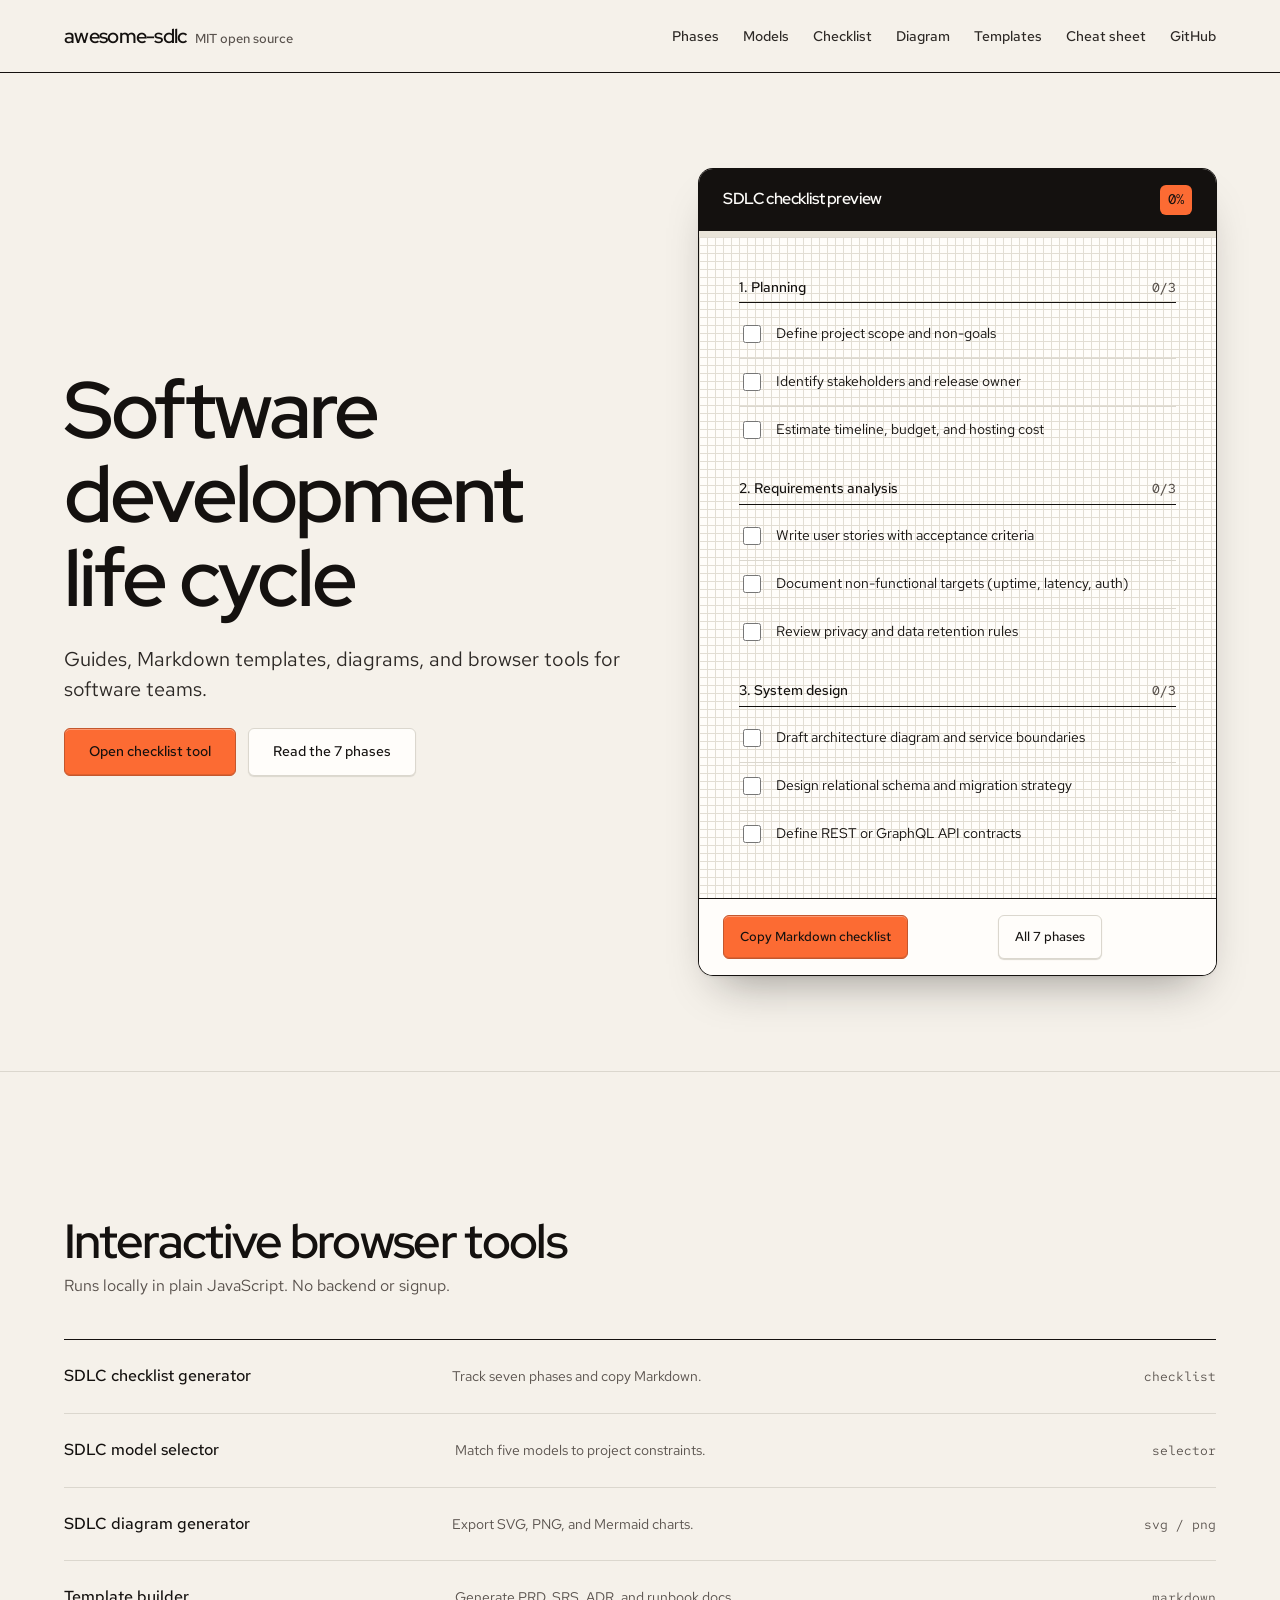
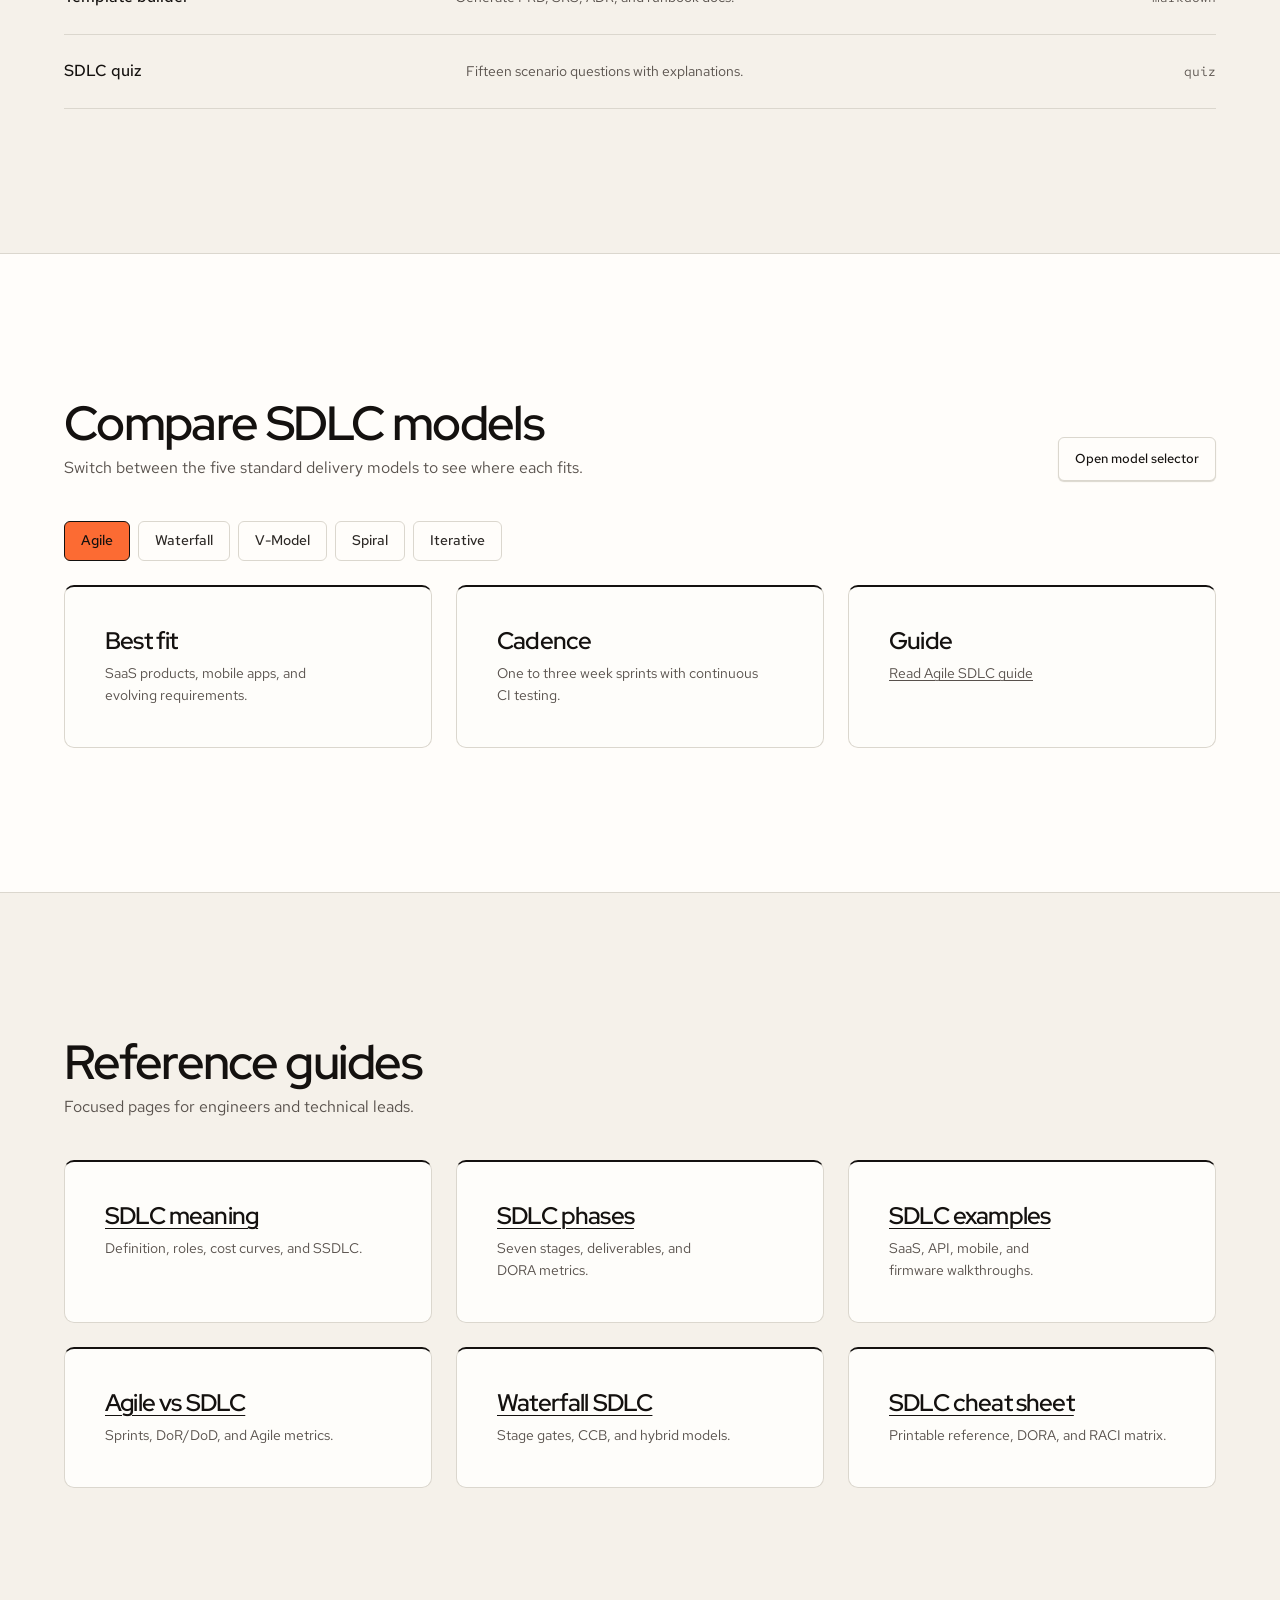
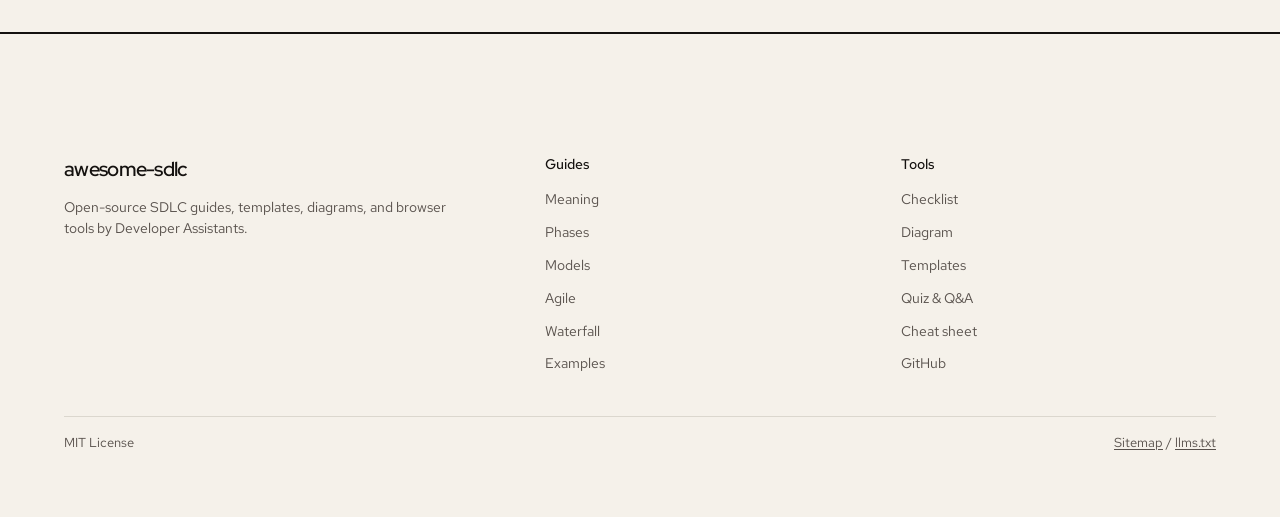
<file: docs/index.html>
<!DOCTYPE html>
<html lang="en">
<head>
  <meta charset="UTF-8">
  <meta name="viewport" content="width=device-width, initial-scale=1.0">
  <meta name="google-site-verification" content="HqgfQrEQATXaycciOAu8GzuJP8BSRHtaR1JrgBtnApU" />
  <title>Software Development Life Cycle (SDLC): Complete Guide, Templates & Tools</title>
  <meta name="description" content="Free open-source Software Development Life Cycle (SDLC) guide, 7 phases, models comparison, downloadable templates, diagrams, and interactive browser tools.">
  <link rel="canonical" href="https://developer-assistants.github.io/awesome-sdlc/">
  <meta property="og:type" content="website">
  <meta property="og:title" content="Software Development Life Cycle (SDLC): Complete Guide, Templates & Tools">
  <meta property="og:description" content="Free open-source Software Development Life Cycle (SDLC) guide, 7 phases, models comparison, downloadable templates, diagrams, and interactive browser tools.">
  <meta property="og:url" content="https://developer-assistants.github.io/awesome-sdlc/">
  <meta name="twitter:card" content="summary">
  <meta name="twitter:title" content="Software Development Life Cycle (SDLC): Complete Guide, Templates & Tools">
  <meta name="twitter:description" content="Free open-source Software Development Life Cycle (SDLC) guide, 7 phases, models comparison, downloadable templates, diagrams, and interactive browser tools.">
  <link rel="preconnect" href="https://fonts.googleapis.com">
  <link rel="preconnect" href="https://fonts.gstatic.com" crossorigin>
  <link href="https://fonts.googleapis.com/css2?family=Red+Hat+Display:wght@600&family=Red+Hat+Text:wght@400;500&family=Red+Hat+Mono:wght@400;500&display=swap" rel="stylesheet">
  <link rel="stylesheet" href="./assets/site.css">
  <script type="application/ld+json">{"@context":"https://schema.org","@type":"WebSite","name":"Software Development Life Cycle (SDLC): Complete Guide, Templates & Tools","headline":"Software Development Life Cycle (SDLC): Complete Guide, Templates & Tools","description":"Free open-source Software Development Life Cycle (SDLC) guide, 7 phases, models comparison, downloadable templates, diagrams, and interactive browser tools.","url":"https://developer-assistants.github.io/awesome-sdlc/","isAccessibleForFree":true,"license":"https://opensource.org/licenses/MIT","publisher":{"@type":"Organization","name":"Developer Assistants","url":"https://github.com/developer-assistants"}}</script>
</head>
<body>
  <header class="site-header">
    <div class="container nav-bar">
      <a class="brand" href="./">
        <span>awesome-sdlc</span>
        <span class="brand-tag">MIT open source</span>
      </a>
      <nav aria-label="Primary navigation">
        <ul class="nav-list">
            <li><a href="./phases/">Phases</a></li>
            <li><a href="./models/">Models</a></li>
            <li><a href="./checklist/">Checklist</a></li>
            <li><a href="./diagram/">Diagram</a></li>
            <li><a href="./templates/">Templates</a></li>
            <li><a href="./cheat-sheet/">Cheat sheet</a></li>
            <li><a href="https://github.com/developer-assistants/awesome-sdlc">GitHub</a></li>
        </ul>
      </nav>
    </div>
  </header>

  <main>
    <section class="hero">
      <div class="container hero-grid">
        <div class="hero-copy">
          <h1>Software development life cycle</h1>
          <p class="lead">Guides, Markdown templates, diagrams, and browser tools for software teams.</p>
          <div class="btn-row">
            <a class="btn btn--primary" href="./checklist/">Open checklist tool</a>
            <a class="btn" href="./phases/">Read the 7 phases</a>
          </div>
        </div>

        <div class="notebook-card" data-checklist-app="hero">
          <div class="notebook-head">
            <span class="notebook-title">SDLC checklist preview</span>
            <span class="notebook-stat" data-progress-pct>0%</span>
          </div>
          <div class="progress-track">
            <div class="progress-fill" data-progress-bar></div>
          </div>
          <div class="notebook-body" data-checklist-body>
            <div class="phase-group">
              <div class="phase-heading"><span>1. Planning</span><span class="phase-count">0/3</span></div>
              <ul class="check-list">
                <li class="check-item"><label><input type="checkbox"><span>Define project scope and non-goals</span></label></li>
                <li class="check-item"><label><input type="checkbox"><span>Identify stakeholders and release owner</span></label></li>
                <li class="check-item"><label><input type="checkbox"><span>Estimate timeline, budget, and hosting cost</span></label></li>
              </ul>
            </div>
          </div>
          <div class="notebook-foot">
            <button type="button" class="btn btn--primary btn--sm" data-copy-md>Copy Markdown checklist</button>
            <a class="btn btn--sm" href="./checklist/">All 7 phases</a>
            <span class="status-note" data-checklist-status aria-live="polite"></span>
          </div>
        </div>
      </div>
    </section>

    <section class="section">
      <div class="container">
        <div class="section-head">
          <div>
            <h2>Interactive browser tools</h2>
            <p>Runs locally in plain JavaScript. No backend or signup.</p>
          </div>
        </div>
        <ul class="ruled-list">
          <li class="ruled-row">
            <a href="./checklist/">SDLC checklist generator</a>
            <span class="ruled-desc">Track seven phases and copy Markdown.</span>
            <span class="ruled-meta">checklist</span>
          </li>
          <li class="ruled-row">
            <a href="./models/">SDLC model selector</a>
            <span class="ruled-desc">Match five models to project constraints.</span>
            <span class="ruled-meta">selector</span>
          </li>
          <li class="ruled-row">
            <a href="./diagram/">SDLC diagram generator</a>
            <span class="ruled-desc">Export SVG, PNG, and Mermaid charts.</span>
            <span class="ruled-meta">svg / png</span>
          </li>
          <li class="ruled-row">
            <a href="./templates/">Template builder</a>
            <span class="ruled-desc">Generate PRD, SRS, ADR, and runbook docs.</span>
            <span class="ruled-meta">markdown</span>
          </li>
          <li class="ruled-row">
            <a href="./interview-questions/">SDLC quiz</a>
            <span class="ruled-desc">Fifteen scenario questions with explanations.</span>
            <span class="ruled-meta">quiz</span>
          </li>
        </ul>
      </div>
    </section>

    <section class="section section--alt">
      <div class="container">
        <div class="section-head">
          <div>
            <h2>Compare SDLC models</h2>
            <p>Switch between the five standard delivery models to see where each fits.</p>
          </div>
          <a class="btn btn--sm" href="./models/">Open model selector</a>
        </div>

        <div data-model-tabs>
          <div class="tab-strip" role="tablist" aria-label="SDLC models">
            <button type="button" class="tab-btn" role="tab" aria-selected="true" aria-controls="panel-agile">Agile</button>
            <button type="button" class="tab-btn" role="tab" aria-selected="false" aria-controls="panel-waterfall">Waterfall</button>
            <button type="button" class="tab-btn" role="tab" aria-selected="false" aria-controls="panel-vmodel">V-Model</button>
            <button type="button" class="tab-btn" role="tab" aria-selected="false" aria-controls="panel-spiral">Spiral</button>
            <button type="button" class="tab-btn" role="tab" aria-selected="false" aria-controls="panel-iterative">Iterative</button>
          </div>

          <div id="panel-agile" role="tabpanel" class="grid-3">
            <div class="sheet-box">
              <h3>Best fit</h3>
              <p>SaaS products, mobile apps, and evolving requirements.</p>
            </div>
            <div class="sheet-box">
              <h3>Cadence</h3>
              <p>One to three week sprints with continuous CI testing.</p>
            </div>
            <div class="sheet-box">
              <h3>Guide</h3>
              <p><a href="./agile/">Read Agile SDLC guide</a></p>
            </div>
          </div>
          <div id="panel-waterfall" role="tabpanel" class="grid-3" hidden>
            <div class="sheet-box">
              <h3>Best fit</h3>
              <p>Fixed-scope contracts and regulated stage-gate work.</p>
            </div>
            <div class="sheet-box">
              <h3>Cadence</h3>
              <p>Sequential phases with formal sign-off before coding.</p>
            </div>
            <div class="sheet-box">
              <h3>Guide</h3>
              <p><a href="./waterfall/">Read Waterfall SDLC guide</a></p>
            </div>
          </div>
          <div id="panel-vmodel" role="tabpanel" class="grid-3" hidden>
            <div class="sheet-box">
              <h3>Best fit</h3>
              <p>Medical devices, aerospace, and audited banking.</p>
            </div>
            <div class="sheet-box">
              <h3>Cadence</h3>
              <p>Every specification pairs directly with a verification test.</p>
            </div>
            <div class="sheet-box">
              <h3>Guide</h3>
              <p><a href="./models/">Open SDLC model selector</a></p>
            </div>
          </div>
          <div id="panel-spiral" role="tabpanel" class="grid-3" hidden>
            <div class="sheet-box">
              <h3>Best fit</h3>
              <p>Large, novel R&amp;D systems with high technical risk.</p>
            </div>
            <div class="sheet-box">
              <h3>Cadence</h3>
              <p>Repeats objectives, risk prototypes, build, and review.</p>
            </div>
            <div class="sheet-box">
              <h3>Guide</h3>
              <p><a href="./models/">Open SDLC model selector</a></p>
            </div>
          </div>
          <div id="panel-iterative" role="tabpanel" class="grid-3" hidden>
            <div class="sheet-box">
              <h3>Best fit</h3>
              <p>Platform migrations with clear core architecture.</p>
            </div>
            <div class="sheet-box">
              <h3>Cadence</h3>
              <p>Thin end-to-end release expanded over planned milestones.</p>
            </div>
            <div class="sheet-box">
              <h3>Guide</h3>
              <p><a href="./models/">Open SDLC model selector</a></p>
            </div>
          </div>
        </div>
      </div>
    </section>

    <section class="section">
      <div class="container">
        <div class="section-head">
          <div>
            <h2>Reference guides</h2>
            <p>Focused pages for engineers and technical leads.</p>
          </div>
        </div>
        <div class="grid-3">
          <div class="sheet-box">
            <h3><a href="./meaning/">SDLC meaning</a></h3>
            <p>Definition, roles, cost curves, and SSDLC.</p>
          </div>
          <div class="sheet-box">
            <h3><a href="./phases/">SDLC phases</a></h3>
            <p>Seven stages, deliverables, and DORA metrics.</p>
          </div>
          <div class="sheet-box">
            <h3><a href="./examples/">SDLC examples</a></h3>
            <p>SaaS, API, mobile, and firmware walkthroughs.</p>
          </div>
          <div class="sheet-box">
            <h3><a href="./agile/">Agile vs SDLC</a></h3>
            <p>Sprints, DoR/DoD, and Agile metrics.</p>
          </div>
          <div class="sheet-box">
            <h3><a href="./waterfall/">Waterfall SDLC</a></h3>
            <p>Stage gates, CCB, and hybrid models.</p>
          </div>
          <div class="sheet-box">
            <h3><a href="./cheat-sheet/">SDLC cheat sheet</a></h3>
            <p>Printable reference, DORA, and RACI matrix.</p>
          </div>
        </div>
      </div>
    </section>
  </main>

  <footer class="site-footer">
    <div class="container">
      <div class="footer-grid">
        <div>
          <a class="brand" href="./">awesome-sdlc</a>
          <p class="footer-note">Open-source SDLC guides, templates, diagrams, and browser tools by Developer Assistants.</p>
        </div>
        <div>
          <div class="footer-col-title">Guides</div>
          <ul class="footer-links">
            <li><a href="./meaning/">Meaning</a></li>
            <li><a href="./phases/">Phases</a></li>
            <li><a href="./models/">Models</a></li>
            <li><a href="./agile/">Agile</a></li>
            <li><a href="./waterfall/">Waterfall</a></li>
            <li><a href="./examples/">Examples</a></li>
          </ul>
        </div>
        <div>
          <div class="footer-col-title">Tools</div>
          <ul class="footer-links">
            <li><a href="./checklist/">Checklist</a></li>
            <li><a href="./diagram/">Diagram</a></li>
            <li><a href="./templates/">Templates</a></li>
            <li><a href="./interview-questions/">Quiz &amp; Q&amp;A</a></li>
            <li><a href="./cheat-sheet/">Cheat sheet</a></li>
            <li><a href="https://github.com/developer-assistants/awesome-sdlc">GitHub</a></li>
          </ul>
        </div>
      </div>
      <div class="footer-bottom">
        <span>MIT License</span>
        <span><a href="./sitemap.xml">Sitemap</a> / <a href="./llms.txt">llms.txt</a></span>
      </div>
    </div>
  </footer>

  <script src="./assets/tools.js" defer></script>
</body>
</html>
</file>
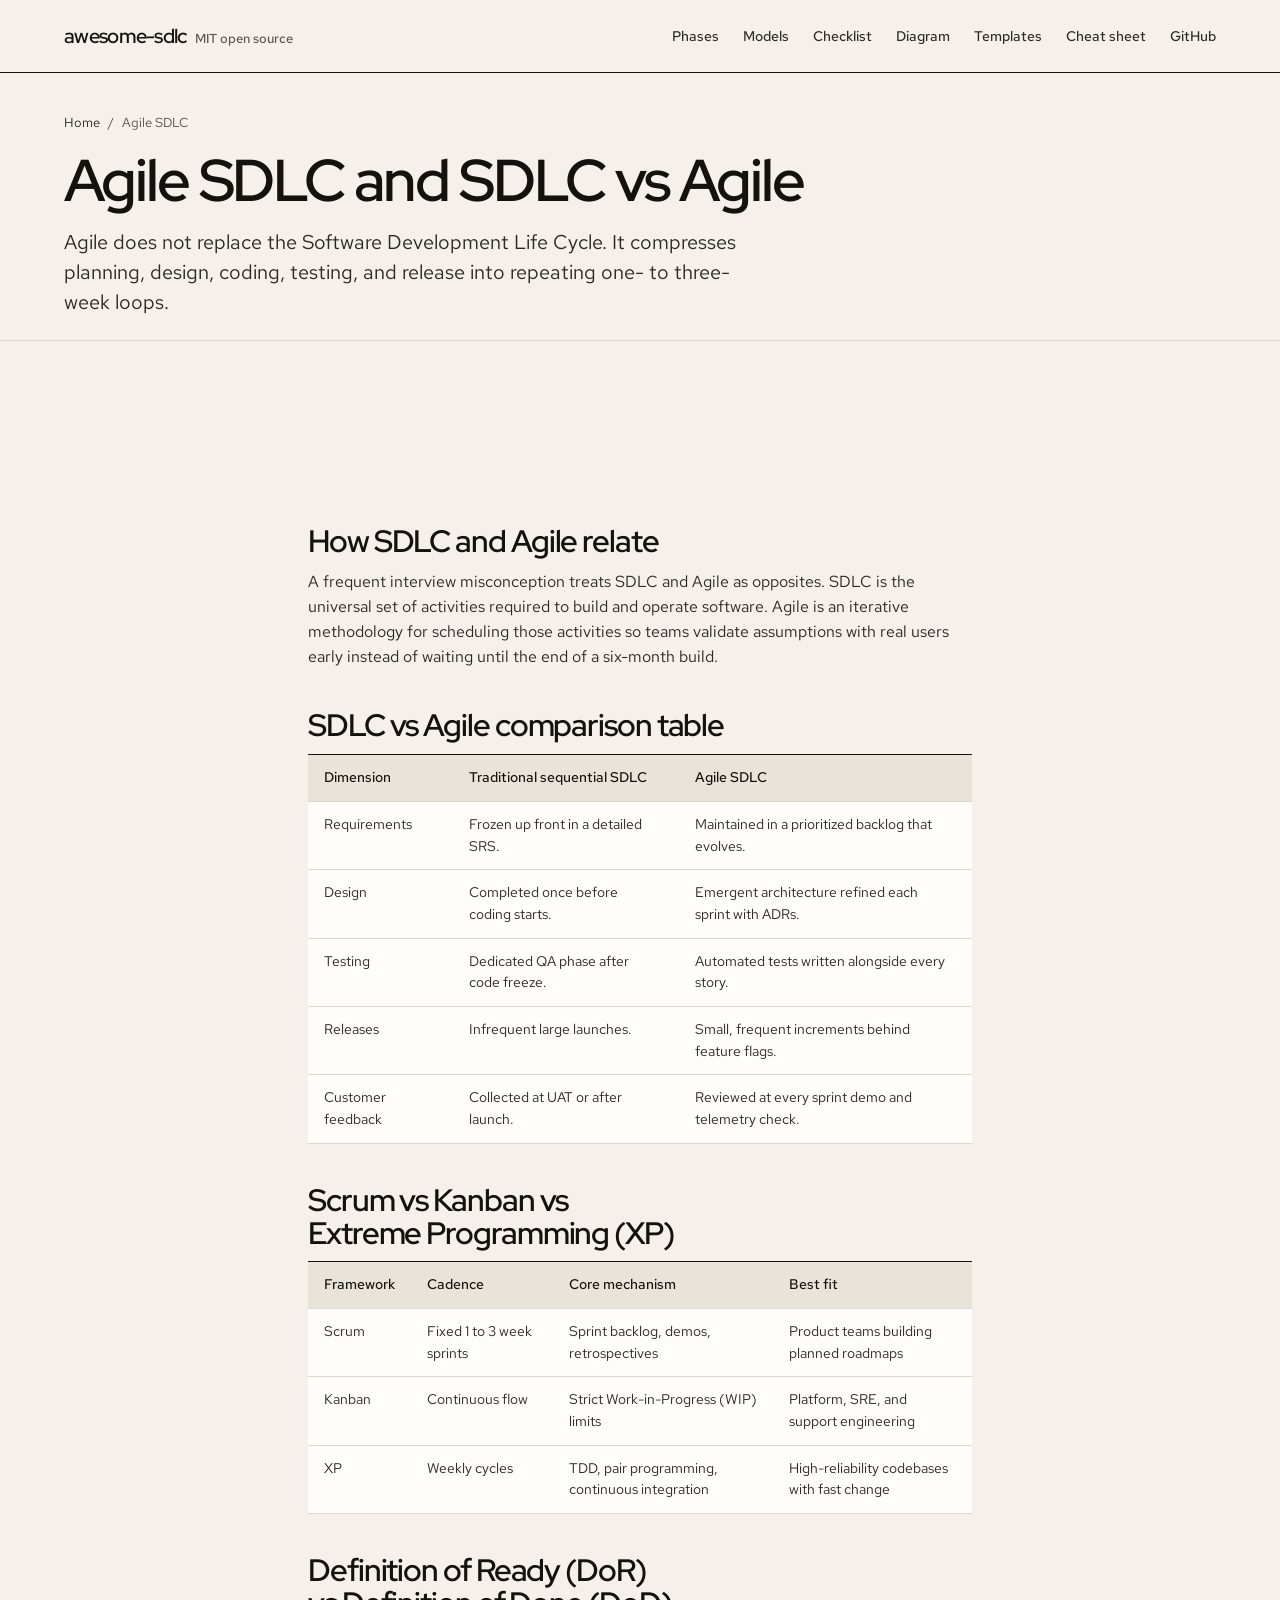
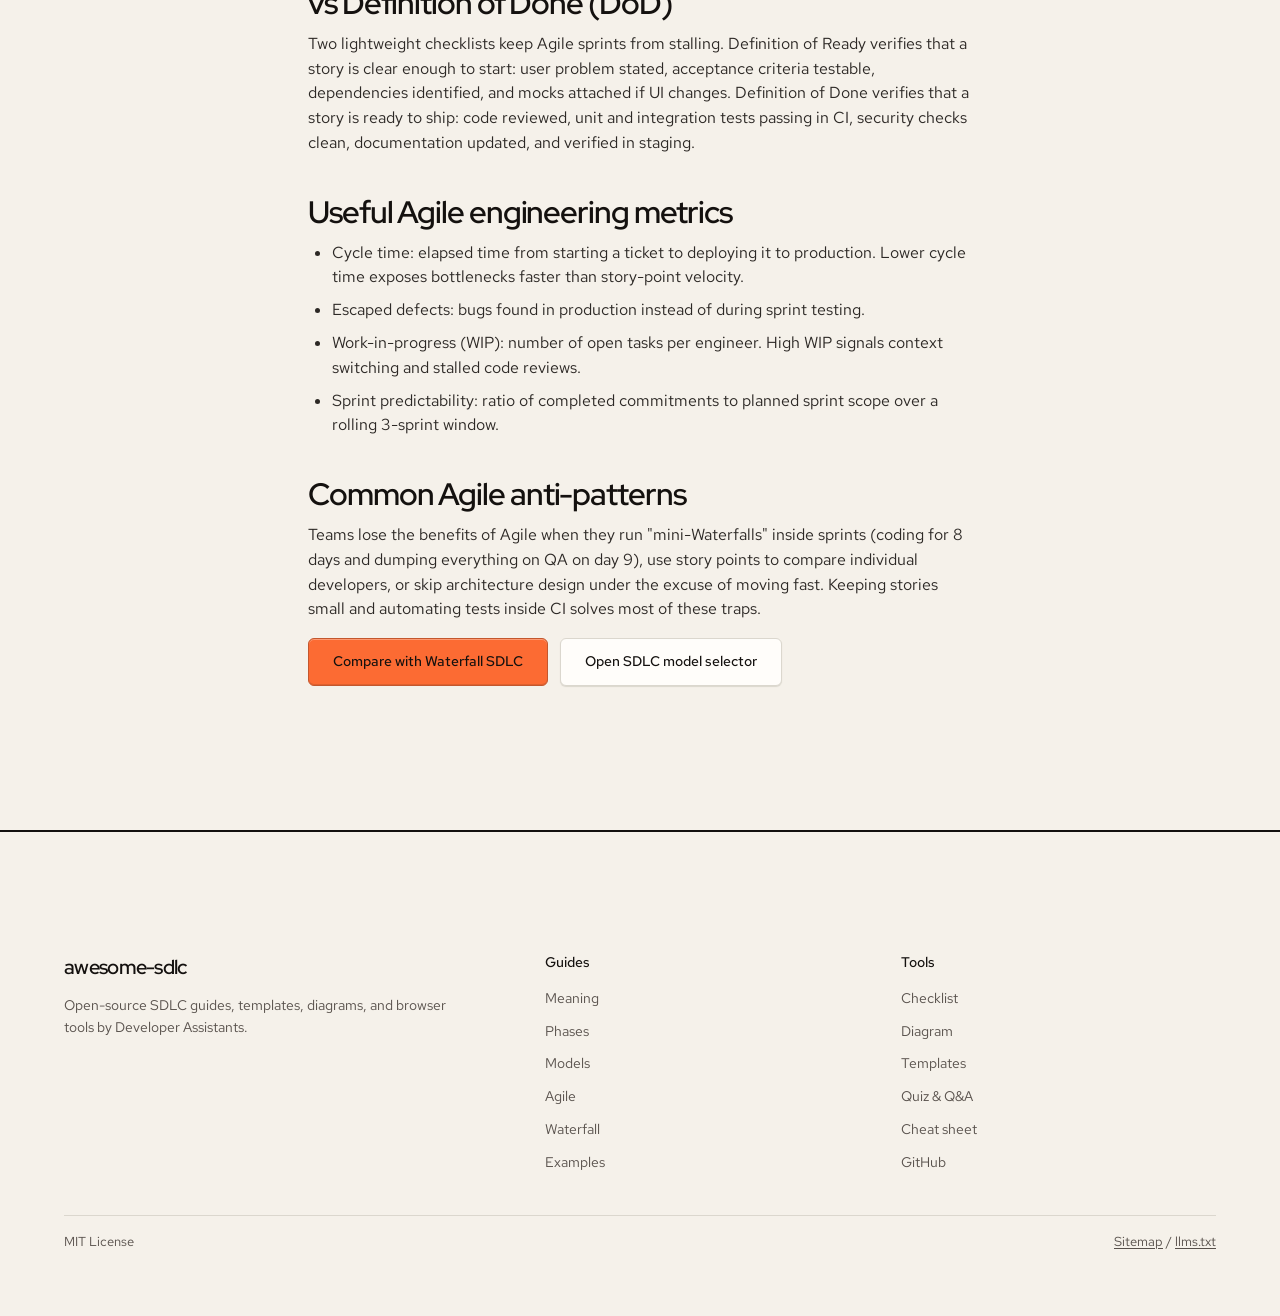
<file: docs/agile/index.html>
<!DOCTYPE html>
<html lang="en">
<head>
  <meta charset="UTF-8">
  <meta name="viewport" content="width=device-width, initial-scale=1.0">
  <meta name="google-site-verification" content="HqgfQrEQATXaycciOAu8GzuJP8BSRHtaR1JrgBtnApU" />
  <title>Agile SDLC Explained: SDLC vs Agile, Scrum, Kanban & DoD</title>
  <meta name="description" content="Complete guide to Agile SDLC: how Agile implements all seven SDLC phases inside sprints, Scrum vs Kanban, Definition of Ready vs Done, metrics, and common anti-patterns.">
  <link rel="canonical" href="https://developer-assistants.github.io/awesome-sdlc/agile/">
  <meta property="og:type" content="article">
  <meta property="og:title" content="Agile SDLC Explained: SDLC vs Agile, Scrum, Kanban & DoD">
  <meta property="og:description" content="Complete guide to Agile SDLC: how Agile implements all seven SDLC phases inside sprints, Scrum vs Kanban, Definition of Ready vs Done, metrics, and common anti-patterns.">
  <meta property="og:url" content="https://developer-assistants.github.io/awesome-sdlc/agile/">
  <meta name="twitter:card" content="summary">
  <meta name="twitter:title" content="Agile SDLC Explained: SDLC vs Agile, Scrum, Kanban & DoD">
  <meta name="twitter:description" content="Complete guide to Agile SDLC: how Agile implements all seven SDLC phases inside sprints, Scrum vs Kanban, Definition of Ready vs Done, metrics, and common anti-patterns.">
  <link rel="preconnect" href="https://fonts.googleapis.com">
  <link rel="preconnect" href="https://fonts.gstatic.com" crossorigin>
  <link href="https://fonts.googleapis.com/css2?family=Red+Hat+Display:wght@600&family=Red+Hat+Text:wght@400;500&family=Red+Hat+Mono:wght@400;500&display=swap" rel="stylesheet">
  <link rel="stylesheet" href="../assets/site.css">
  <script type="application/ld+json">{"@context":"https://schema.org","@type":"TechArticle","name":"Agile SDLC Explained: SDLC vs Agile, Scrum, Kanban & DoD","headline":"Agile SDLC Explained: SDLC vs Agile, Scrum, Kanban & DoD","description":"Complete guide to Agile SDLC: how Agile implements all seven SDLC phases inside sprints, Scrum vs Kanban, Definition of Ready vs Done, metrics, and common anti-patterns.","url":"https://developer-assistants.github.io/awesome-sdlc/agile/","isAccessibleForFree":true,"license":"https://opensource.org/licenses/MIT","publisher":{"@type":"Organization","name":"Developer Assistants","url":"https://github.com/developer-assistants"}}</script>
</head>
<body>
  <header class="site-header">
    <div class="container nav-bar">
      <a class="brand" href="../">
        <span>awesome-sdlc</span>
        <span class="brand-tag">MIT open source</span>
      </a>
      <nav aria-label="Primary navigation">
        <ul class="nav-list">
            <li><a href="../phases/">Phases</a></li>
            <li><a href="../models/">Models</a></li>
            <li><a href="../checklist/">Checklist</a></li>
            <li><a href="../diagram/">Diagram</a></li>
            <li><a href="../templates/">Templates</a></li>
            <li><a href="../cheat-sheet/">Cheat sheet</a></li>
            <li><a href="https://github.com/developer-assistants/awesome-sdlc">GitHub</a></li>
        </ul>
      </nav>
    </div>
  </header>

  <main>
    <section class="page-header">
      <div class="container">
        <nav class="breadcrumb" aria-label="Breadcrumb"><a href="../">Home</a> / <span>Agile SDLC</span></nav>
        <h1>Agile SDLC and SDLC vs Agile</h1>
        <p class="lead">Agile does not replace the Software Development Life Cycle. It compresses planning, design, coding, testing, and release into repeating one- to three-week loops.</p>
      </div>
    </section>

    <section class="section">
      <div class="container prose">
        <h2>How SDLC and Agile relate</h2>
        <p>A frequent interview misconception treats SDLC and Agile as opposites. SDLC is the universal set of activities required to build and operate software. Agile is an iterative methodology for scheduling those activities so teams validate assumptions with real users early instead of waiting until the end of a six-month build.</p>

        <h2>SDLC vs Agile comparison table</h2>
        <div class="table-wrap">
          <table class="data-table">
            <thead>
              <tr><th>Dimension</th><th>Traditional sequential SDLC</th><th>Agile SDLC</th></tr>
            </thead>
            <tbody>
              <tr><td>Requirements</td><td>Frozen up front in a detailed SRS.</td><td>Maintained in a prioritized backlog that evolves.</td></tr>
              <tr><td>Design</td><td>Completed once before coding starts.</td><td>Emergent architecture refined each sprint with ADRs.</td></tr>
              <tr><td>Testing</td><td>Dedicated QA phase after code freeze.</td><td>Automated tests written alongside every story.</td></tr>
              <tr><td>Releases</td><td>Infrequent large launches.</td><td>Small, frequent increments behind feature flags.</td></tr>
              <tr><td>Customer feedback</td><td>Collected at UAT or after launch.</td><td>Reviewed at every sprint demo and telemetry check.</td></tr>
            </tbody>
          </table>
        </div>

        <h2>Scrum vs Kanban vs Extreme Programming (XP)</h2>
        <div class="table-wrap">
          <table class="data-table">
            <thead>
              <tr><th>Framework</th><th>Cadence</th><th>Core mechanism</th><th>Best fit</th></tr>
            </thead>
            <tbody>
              <tr><td>Scrum</td><td>Fixed 1 to 3 week sprints</td><td>Sprint backlog, demos, retrospectives</td><td>Product teams building planned roadmaps</td></tr>
              <tr><td>Kanban</td><td>Continuous flow</td><td>Strict Work-in-Progress (WIP) limits</td><td>Platform, SRE, and support engineering</td></tr>
              <tr><td>XP</td><td>Weekly cycles</td><td>TDD, pair programming, continuous integration</td><td>High-reliability codebases with fast change</td></tr>
            </tbody>
          </table>
        </div>

        <h2>Definition of Ready (DoR) vs Definition of Done (DoD)</h2>
        <p>Two lightweight checklists keep Agile sprints from stalling. Definition of Ready verifies that a story is clear enough to start: user problem stated, acceptance criteria testable, dependencies identified, and mocks attached if UI changes. Definition of Done verifies that a story is ready to ship: code reviewed, unit and integration tests passing in CI, security checks clean, documentation updated, and verified in staging.</p>

        <h2>Useful Agile engineering metrics</h2>
        <ul>
          <li>Cycle time: elapsed time from starting a ticket to deploying it to production. Lower cycle time exposes bottlenecks faster than story-point velocity.</li>
          <li>Escaped defects: bugs found in production instead of during sprint testing.</li>
          <li>Work-in-progress (WIP): number of open tasks per engineer. High WIP signals context switching and stalled code reviews.</li>
          <li>Sprint predictability: ratio of completed commitments to planned sprint scope over a rolling 3-sprint window.</li>
        </ul>

        <h2>Common Agile anti-patterns</h2>
        <p>Teams lose the benefits of Agile when they run "mini-Waterfalls" inside sprints (coding for 8 days and dumping everything on QA on day 9), use story points to compare individual developers, or skip architecture design under the excuse of moving fast. Keeping stories small and automating tests inside CI solves most of these traps.</p>

        <div class="btn-row">
          <a class="btn btn--primary" href="../waterfall/">Compare with Waterfall SDLC</a>
          <a class="btn" href="../models/">Open SDLC model selector</a>
        </div>
      </div>
    </section>
  </main>

  <footer class="site-footer">
    <div class="container">
      <div class="footer-grid">
        <div>
          <a class="brand" href="../">awesome-sdlc</a>
          <p class="footer-note">Open-source SDLC guides, templates, diagrams, and browser tools by Developer Assistants.</p>
        </div>
        <div>
          <div class="footer-col-title">Guides</div>
          <ul class="footer-links">
            <li><a href="../meaning/">Meaning</a></li>
            <li><a href="../phases/">Phases</a></li>
            <li><a href="../models/">Models</a></li>
            <li><a href="../agile/">Agile</a></li>
            <li><a href="../waterfall/">Waterfall</a></li>
            <li><a href="../examples/">Examples</a></li>
          </ul>
        </div>
        <div>
          <div class="footer-col-title">Tools</div>
          <ul class="footer-links">
            <li><a href="../checklist/">Checklist</a></li>
            <li><a href="../diagram/">Diagram</a></li>
            <li><a href="../templates/">Templates</a></li>
            <li><a href="../interview-questions/">Quiz &amp; Q&amp;A</a></li>
            <li><a href="../cheat-sheet/">Cheat sheet</a></li>
            <li><a href="https://github.com/developer-assistants/awesome-sdlc">GitHub</a></li>
          </ul>
        </div>
      </div>
      <div class="footer-bottom">
        <span>MIT License</span>
        <span><a href="../sitemap.xml">Sitemap</a> / <a href="../llms.txt">llms.txt</a></span>
      </div>
    </div>
  </footer>

  <script src="../assets/tools.js" defer></script>
</body>
</html>
</file>
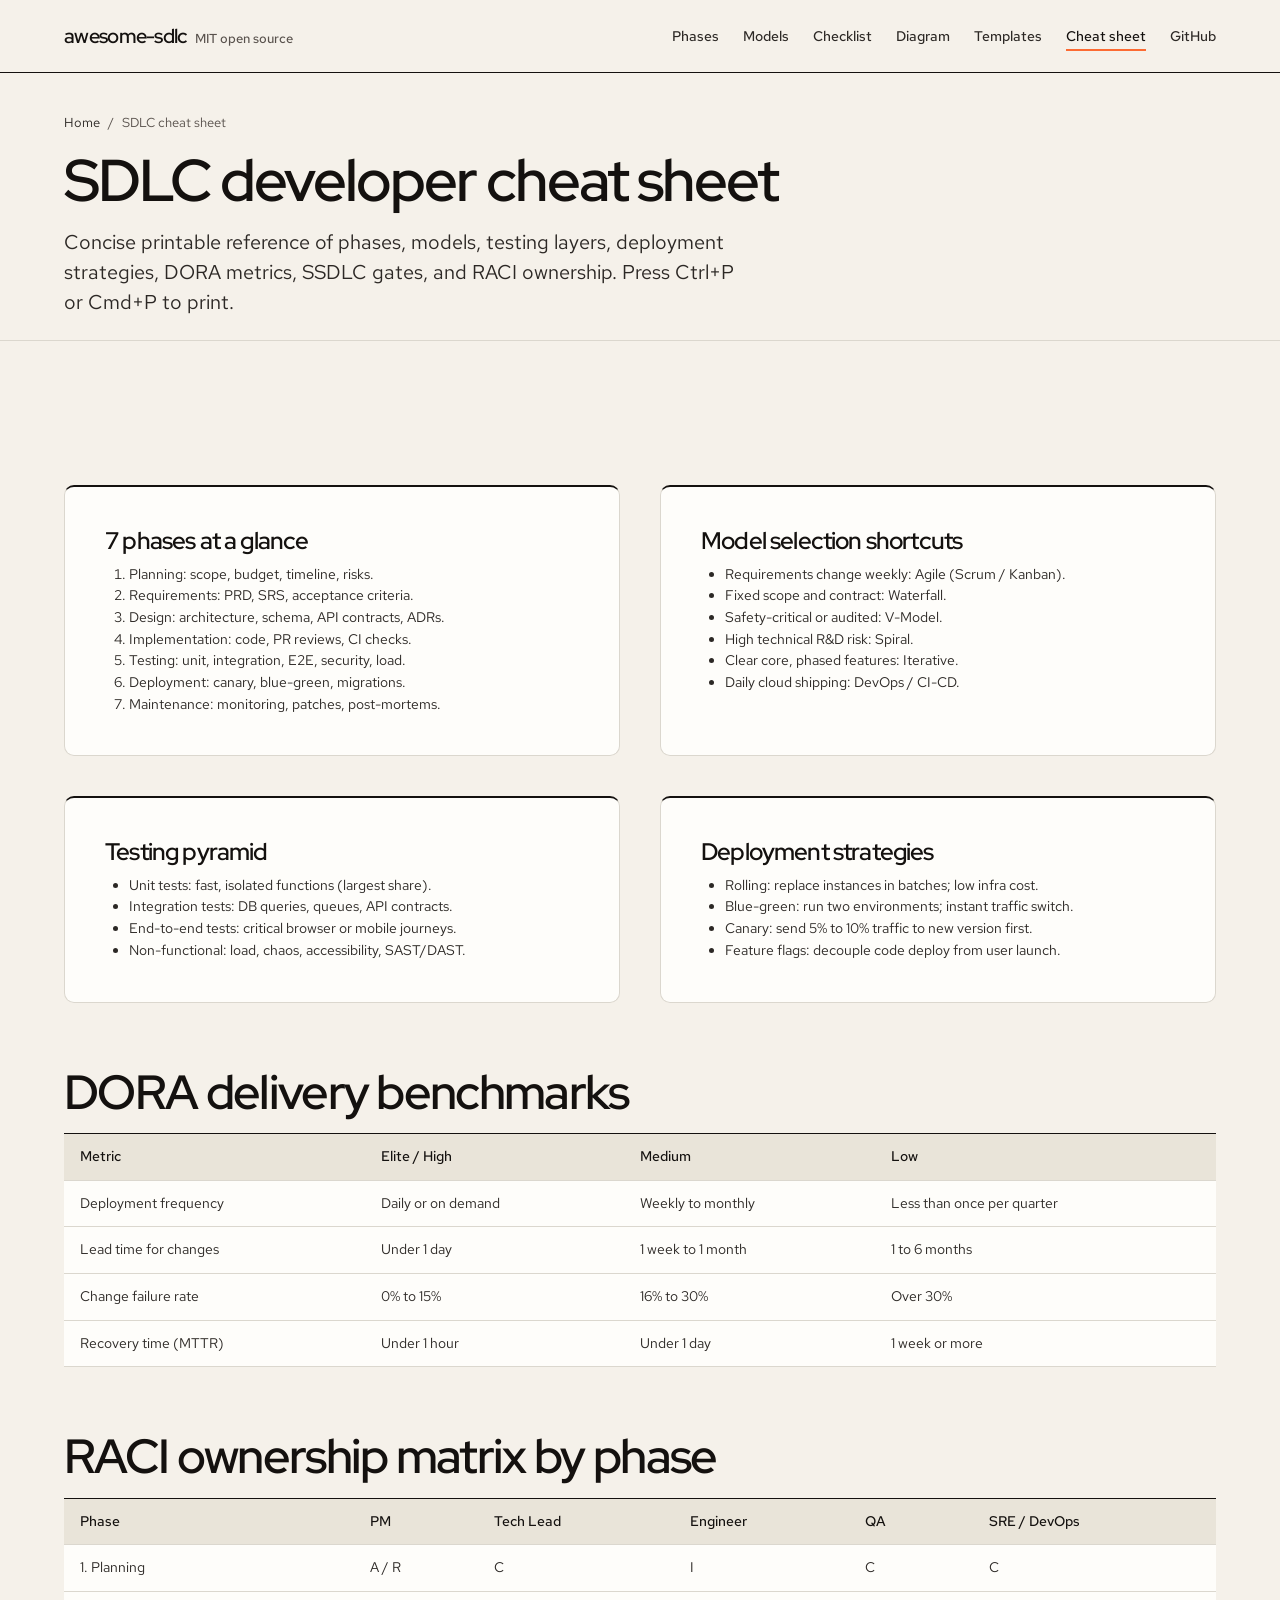
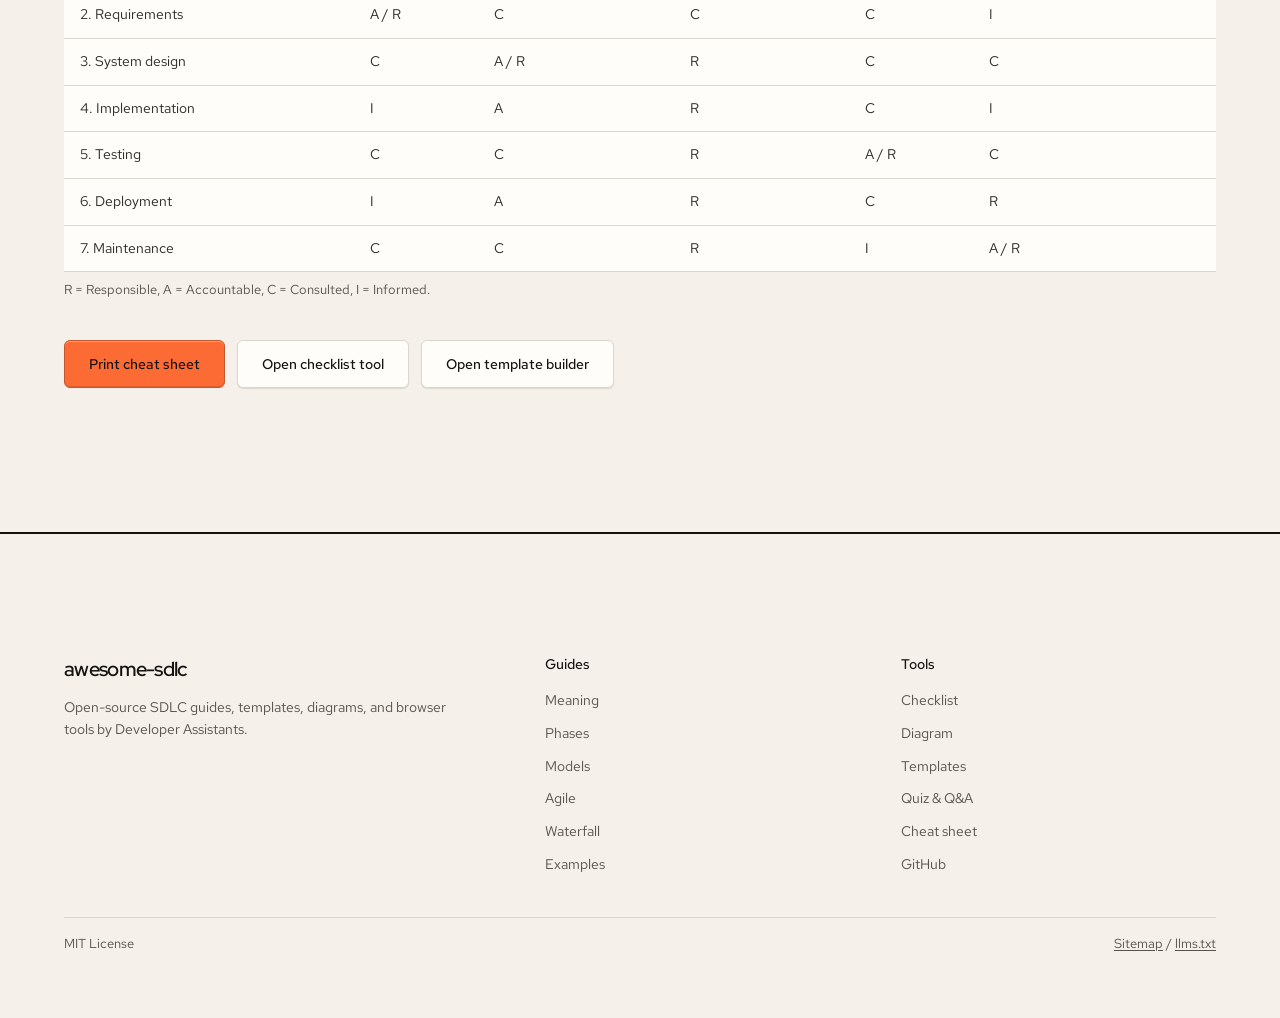
<file: docs/cheat-sheet/index.html>
<!DOCTYPE html>
<html lang="en">
<head>
  <meta charset="UTF-8">
  <meta name="viewport" content="width=device-width, initial-scale=1.0">
  <meta name="google-site-verification" content="HqgfQrEQATXaycciOAu8GzuJP8BSRHtaR1JrgBtnApU" />
  <title>SDLC Cheat Sheet: One-Page Quick Reference, DORA & RACI Matrix</title>
  <meta name="description" content="Printable one-page Software Development Life Cycle (SDLC) cheat sheet covering all 7 phases, models, testing pyramid, deployment strategies, DORA benchmarks, SSDLC gates, and RACI.">
  <link rel="canonical" href="https://developer-assistants.github.io/awesome-sdlc/cheat-sheet/">
  <meta property="og:type" content="article">
  <meta property="og:title" content="SDLC Cheat Sheet: One-Page Quick Reference, DORA & RACI Matrix">
  <meta property="og:description" content="Printable one-page Software Development Life Cycle (SDLC) cheat sheet covering all 7 phases, models, testing pyramid, deployment strategies, DORA benchmarks, SSDLC gates, and RACI.">
  <meta property="og:url" content="https://developer-assistants.github.io/awesome-sdlc/cheat-sheet/">
  <meta name="twitter:card" content="summary">
  <meta name="twitter:title" content="SDLC Cheat Sheet: One-Page Quick Reference, DORA & RACI Matrix">
  <meta name="twitter:description" content="Printable one-page Software Development Life Cycle (SDLC) cheat sheet covering all 7 phases, models, testing pyramid, deployment strategies, DORA benchmarks, SSDLC gates, and RACI.">
  <link rel="preconnect" href="https://fonts.googleapis.com">
  <link rel="preconnect" href="https://fonts.gstatic.com" crossorigin>
  <link href="https://fonts.googleapis.com/css2?family=Red+Hat+Display:wght@600&family=Red+Hat+Text:wght@400;500&family=Red+Hat+Mono:wght@400;500&display=swap" rel="stylesheet">
  <link rel="stylesheet" href="../assets/site.css">
  <script type="application/ld+json">{"@context":"https://schema.org","@type":"TechArticle","name":"SDLC Cheat Sheet: One-Page Quick Reference, DORA & RACI Matrix","headline":"SDLC Cheat Sheet: One-Page Quick Reference, DORA & RACI Matrix","description":"Printable one-page Software Development Life Cycle (SDLC) cheat sheet covering all 7 phases, models, testing pyramid, deployment strategies, DORA benchmarks, SSDLC gates, and RACI.","url":"https://developer-assistants.github.io/awesome-sdlc/cheat-sheet/","isAccessibleForFree":true,"license":"https://opensource.org/licenses/MIT","publisher":{"@type":"Organization","name":"Developer Assistants","url":"https://github.com/developer-assistants"}}</script>
</head>
<body>
  <header class="site-header">
    <div class="container nav-bar">
      <a class="brand" href="../">
        <span>awesome-sdlc</span>
        <span class="brand-tag">MIT open source</span>
      </a>
      <nav aria-label="Primary navigation">
        <ul class="nav-list">
            <li><a href="../phases/">Phases</a></li>
            <li><a href="../models/">Models</a></li>
            <li><a href="../checklist/">Checklist</a></li>
            <li><a href="../diagram/">Diagram</a></li>
            <li><a href="../templates/">Templates</a></li>
            <li><a href="../cheat-sheet/" aria-current="page">Cheat sheet</a></li>
            <li><a href="https://github.com/developer-assistants/awesome-sdlc">GitHub</a></li>
        </ul>
      </nav>
    </div>
  </header>

  <main>
    <section class="page-header">
      <div class="container">
        <nav class="breadcrumb" aria-label="Breadcrumb"><a href="../">Home</a> / <span>SDLC cheat sheet</span></nav>
        <h1>SDLC developer cheat sheet</h1>
        <p class="lead">Concise printable reference of phases, models, testing layers, deployment strategies, DORA metrics, SSDLC gates, and RACI ownership. Press Ctrl+P or Cmd+P to print.</p>
      </div>
    </section>

    <section class="section">
      <div class="container">
        <div class="grid-2">
          <div class="sheet-box">
            <h3>7 phases at a glance</h3>
            <ol style="margin: 0; padding-left: var(--space-lg); color: var(--color-ink-2); font-size: var(--text-sm);">
              <li>Planning: scope, budget, timeline, risks.</li>
              <li>Requirements: PRD, SRS, acceptance criteria.</li>
              <li>Design: architecture, schema, API contracts, ADRs.</li>
              <li>Implementation: code, PR reviews, CI checks.</li>
              <li>Testing: unit, integration, E2E, security, load.</li>
              <li>Deployment: canary, blue-green, migrations.</li>
              <li>Maintenance: monitoring, patches, post-mortems.</li>
            </ol>
          </div>

          <div class="sheet-box">
            <h3>Model selection shortcuts</h3>
            <ul style="margin: 0; padding-left: var(--space-lg); color: var(--color-ink-2); font-size: var(--text-sm);">
              <li>Requirements change weekly: Agile (Scrum / Kanban).</li>
              <li>Fixed scope and contract: Waterfall.</li>
              <li>Safety-critical or audited: V-Model.</li>
              <li>High technical R&amp;D risk: Spiral.</li>
              <li>Clear core, phased features: Iterative.</li>
              <li>Daily cloud shipping: DevOps / CI-CD.</li>
            </ul>
          </div>

          <div class="sheet-box">
            <h3>Testing pyramid</h3>
            <ul style="margin: 0; padding-left: var(--space-lg); color: var(--color-ink-2); font-size: var(--text-sm);">
              <li>Unit tests: fast, isolated functions (largest share).</li>
              <li>Integration tests: DB queries, queues, API contracts.</li>
              <li>End-to-end tests: critical browser or mobile journeys.</li>
              <li>Non-functional: load, chaos, accessibility, SAST/DAST.</li>
            </ul>
          </div>

          <div class="sheet-box">
            <h3>Deployment strategies</h3>
            <ul style="margin: 0; padding-left: var(--space-lg); color: var(--color-ink-2); font-size: var(--text-sm);">
              <li>Rolling: replace instances in batches; low infra cost.</li>
              <li>Blue-green: run two environments; instant traffic switch.</li>
              <li>Canary: send 5% to 10% traffic to new version first.</li>
              <li>Feature flags: decouple code deploy from user launch.</li>
            </ul>
          </div>
        </div>

        <h2 style="margin-top: var(--space-2xl); margin-bottom: var(--space-md);">DORA delivery benchmarks</h2>
        <div class="table-wrap">
          <table class="data-table">
            <thead>
              <tr><th>Metric</th><th>Elite / High</th><th>Medium</th><th>Low</th></tr>
            </thead>
            <tbody>
              <tr><td>Deployment frequency</td><td>Daily or on demand</td><td>Weekly to monthly</td><td>Less than once per quarter</td></tr>
              <tr><td>Lead time for changes</td><td>Under 1 day</td><td>1 week to 1 month</td><td>1 to 6 months</td></tr>
              <tr><td>Change failure rate</td><td>0% to 15%</td><td>16% to 30%</td><td>Over 30%</td></tr>
              <tr><td>Recovery time (MTTR)</td><td>Under 1 hour</td><td>Under 1 day</td><td>1 week or more</td></tr>
            </tbody>
          </table>
        </div>

        <h2 style="margin-top: var(--space-2xl); margin-bottom: var(--space-md);">RACI ownership matrix by phase</h2>
        <div class="table-wrap">
          <table class="data-table">
            <thead>
              <tr><th>Phase</th><th>PM</th><th>Tech Lead</th><th>Engineer</th><th>QA</th><th>SRE / DevOps</th></tr>
            </thead>
            <tbody>
              <tr><td>1. Planning</td><td>A / R</td><td>C</td><td>I</td><td>C</td><td>C</td></tr>
              <tr><td>2. Requirements</td><td>A / R</td><td>C</td><td>C</td><td>C</td><td>I</td></tr>
              <tr><td>3. System design</td><td>C</td><td>A / R</td><td>R</td><td>C</td><td>C</td></tr>
              <tr><td>4. Implementation</td><td>I</td><td>A</td><td>R</td><td>C</td><td>I</td></tr>
              <tr><td>5. Testing</td><td>C</td><td>C</td><td>R</td><td>A / R</td><td>C</td></tr>
              <tr><td>6. Deployment</td><td>I</td><td>A</td><td>R</td><td>C</td><td>R</td></tr>
              <tr><td>7. Maintenance</td><td>C</td><td>C</td><td>R</td><td>I</td><td>A / R</td></tr>
            </tbody>
          </table>
        </div>
        <p style="margin-top: var(--space-xs); font-size: var(--text-xs); color: var(--color-muted);">R = Responsible, A = Accountable, C = Consulted, I = Informed.</p>

        <div class="btn-row" style="margin-top: var(--space-xl);">
          <button type="button" class="btn btn--primary" onclick="window.print()">Print cheat sheet</button>
          <a class="btn" href="../checklist/">Open checklist tool</a>
          <a class="btn" href="../templates/">Open template builder</a>
        </div>
      </div>
    </section>
  </main>

  <footer class="site-footer">
    <div class="container">
      <div class="footer-grid">
        <div>
          <a class="brand" href="../">awesome-sdlc</a>
          <p class="footer-note">Open-source SDLC guides, templates, diagrams, and browser tools by Developer Assistants.</p>
        </div>
        <div>
          <div class="footer-col-title">Guides</div>
          <ul class="footer-links">
            <li><a href="../meaning/">Meaning</a></li>
            <li><a href="../phases/">Phases</a></li>
            <li><a href="../models/">Models</a></li>
            <li><a href="../agile/">Agile</a></li>
            <li><a href="../waterfall/">Waterfall</a></li>
            <li><a href="../examples/">Examples</a></li>
          </ul>
        </div>
        <div>
          <div class="footer-col-title">Tools</div>
          <ul class="footer-links">
            <li><a href="../checklist/">Checklist</a></li>
            <li><a href="../diagram/">Diagram</a></li>
            <li><a href="../templates/">Templates</a></li>
            <li><a href="../interview-questions/">Quiz &amp; Q&amp;A</a></li>
            <li><a href="../cheat-sheet/">Cheat sheet</a></li>
            <li><a href="https://github.com/developer-assistants/awesome-sdlc">GitHub</a></li>
          </ul>
        </div>
      </div>
      <div class="footer-bottom">
        <span>MIT License</span>
        <span><a href="../sitemap.xml">Sitemap</a> / <a href="../llms.txt">llms.txt</a></span>
      </div>
    </div>
  </footer>

  <script src="../assets/tools.js" defer></script>
</body>
</html>
</file>
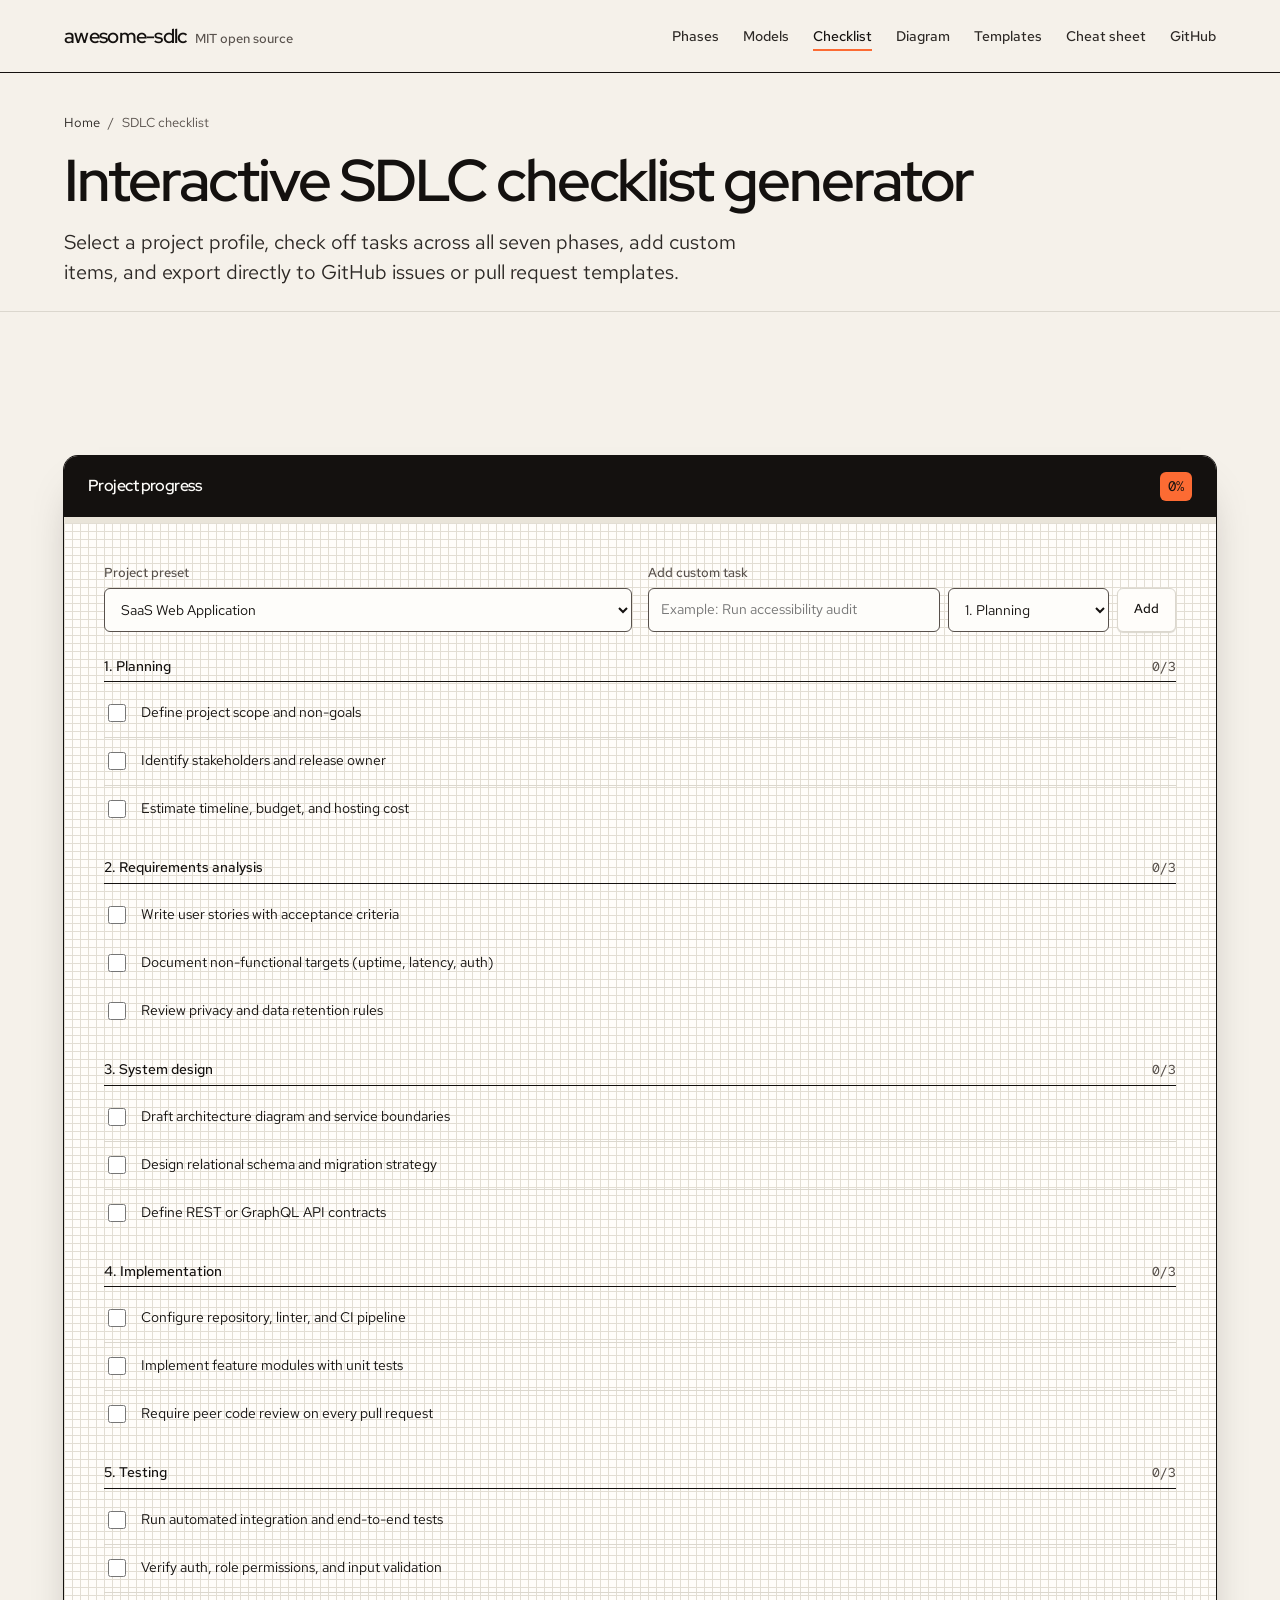
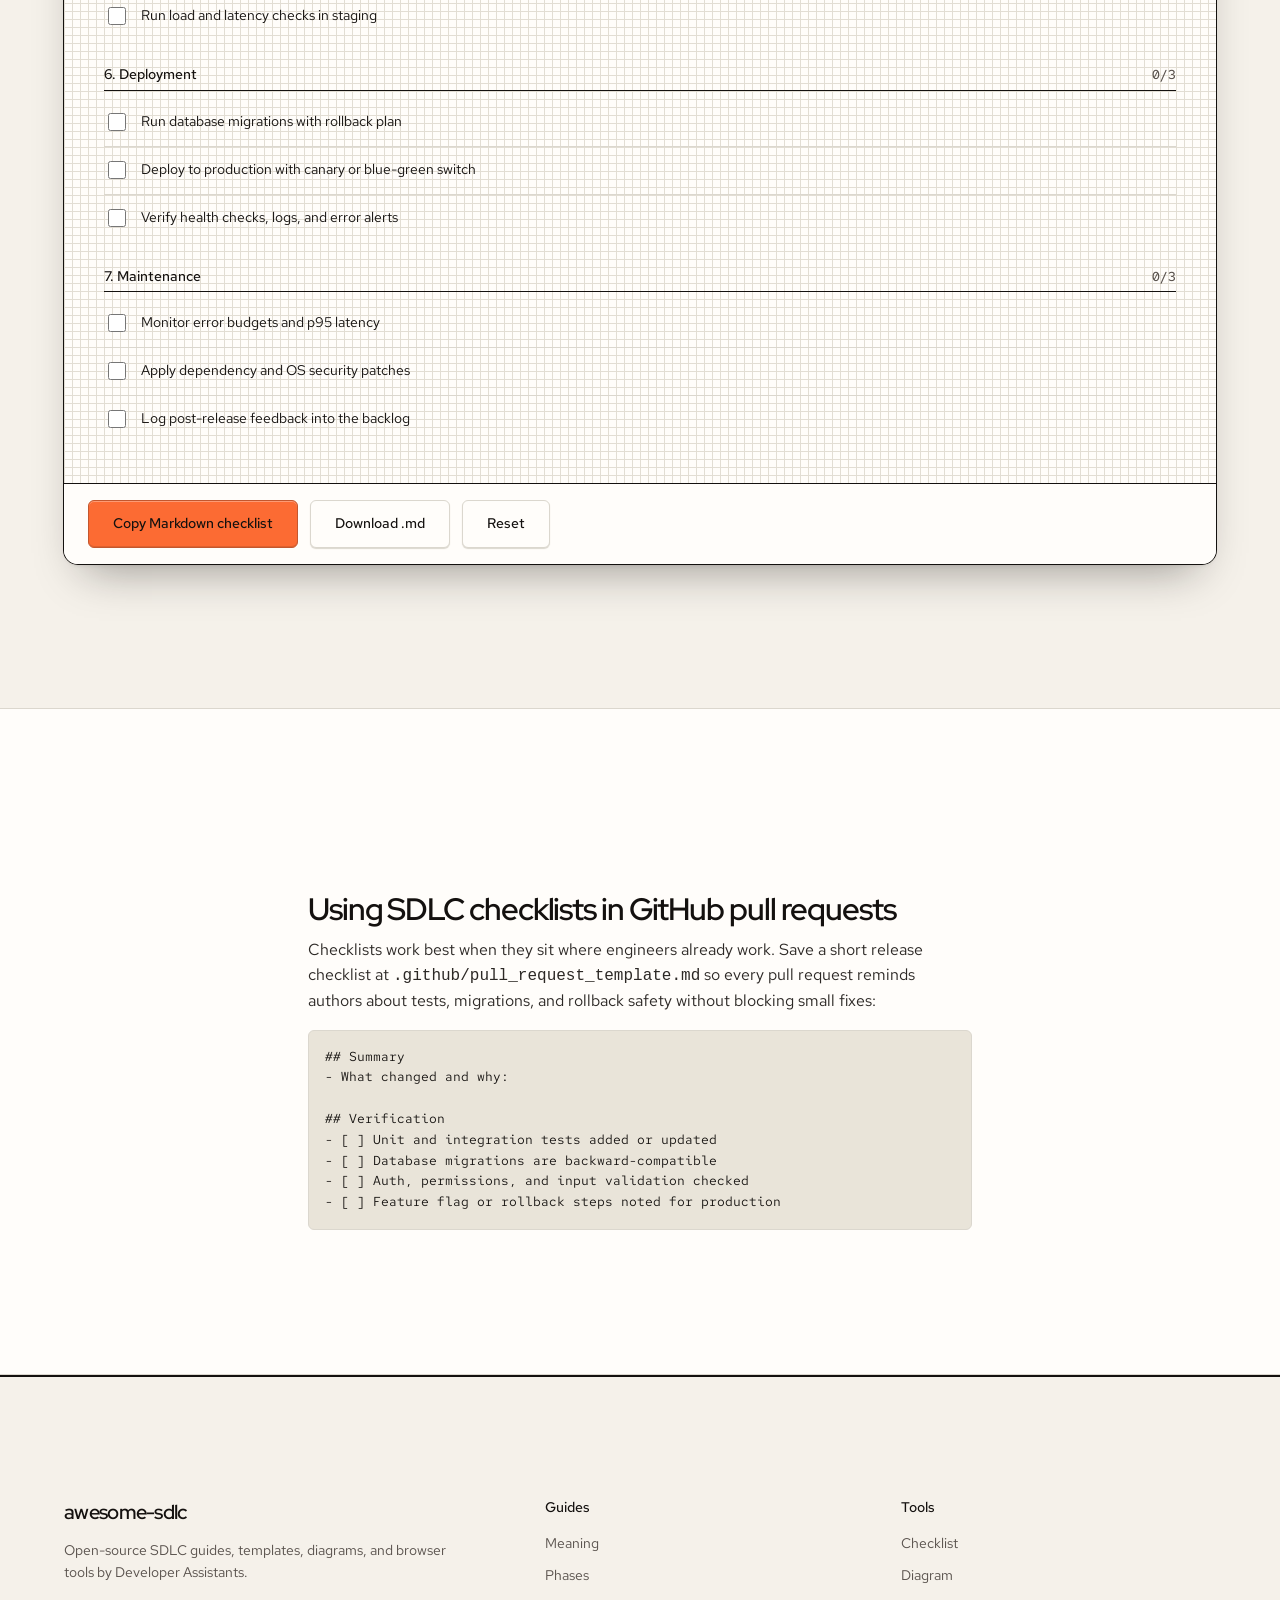
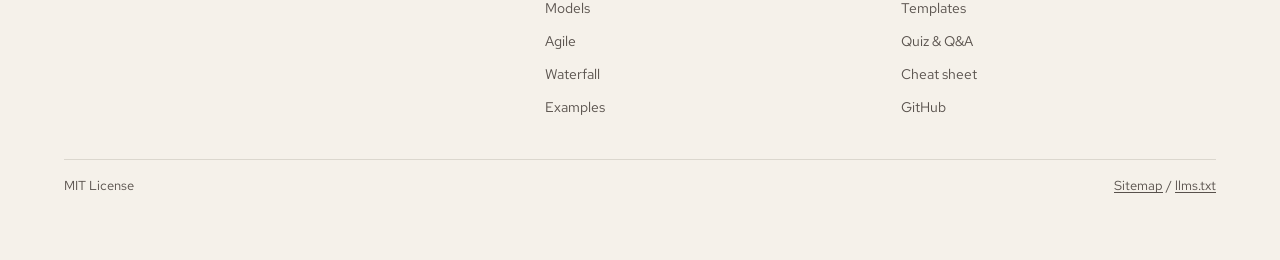
<file: docs/checklist/index.html>
<!DOCTYPE html>
<html lang="en">
<head>
  <meta charset="UTF-8">
  <meta name="viewport" content="width=device-width, initial-scale=1.0">
  <meta name="google-site-verification" content="HqgfQrEQATXaycciOAu8GzuJP8BSRHtaR1JrgBtnApU" />
  <title>SDLC Checklist Generator: Interactive 7-Phase Project Checklist</title>
  <meta name="description" content="Free interactive SDLC Checklist Generator for SaaS web apps, REST APIs, mobile apps, enterprise systems, and Data/ML pipelines. Track progress and export Markdown.">
  <link rel="canonical" href="https://developer-assistants.github.io/awesome-sdlc/checklist/">
  <meta property="og:type" content="article">
  <meta property="og:title" content="SDLC Checklist Generator: Interactive 7-Phase Project Checklist">
  <meta property="og:description" content="Free interactive SDLC Checklist Generator for SaaS web apps, REST APIs, mobile apps, enterprise systems, and Data/ML pipelines. Track progress and export Markdown.">
  <meta property="og:url" content="https://developer-assistants.github.io/awesome-sdlc/checklist/">
  <meta name="twitter:card" content="summary">
  <meta name="twitter:title" content="SDLC Checklist Generator: Interactive 7-Phase Project Checklist">
  <meta name="twitter:description" content="Free interactive SDLC Checklist Generator for SaaS web apps, REST APIs, mobile apps, enterprise systems, and Data/ML pipelines. Track progress and export Markdown.">
  <link rel="preconnect" href="https://fonts.googleapis.com">
  <link rel="preconnect" href="https://fonts.gstatic.com" crossorigin>
  <link href="https://fonts.googleapis.com/css2?family=Red+Hat+Display:wght@600&family=Red+Hat+Text:wght@400;500&family=Red+Hat+Mono:wght@400;500&display=swap" rel="stylesheet">
  <link rel="stylesheet" href="../assets/site.css">
  <script type="application/ld+json">{"@context":"https://schema.org","@type":"TechArticle","name":"SDLC Checklist Generator: Interactive 7-Phase Project Checklist","headline":"SDLC Checklist Generator: Interactive 7-Phase Project Checklist","description":"Free interactive SDLC Checklist Generator for SaaS web apps, REST APIs, mobile apps, enterprise systems, and Data/ML pipelines. Track progress and export Markdown.","url":"https://developer-assistants.github.io/awesome-sdlc/checklist/","isAccessibleForFree":true,"license":"https://opensource.org/licenses/MIT","publisher":{"@type":"Organization","name":"Developer Assistants","url":"https://github.com/developer-assistants"}}</script>
</head>
<body>
  <header class="site-header">
    <div class="container nav-bar">
      <a class="brand" href="../">
        <span>awesome-sdlc</span>
        <span class="brand-tag">MIT open source</span>
      </a>
      <nav aria-label="Primary navigation">
        <ul class="nav-list">
            <li><a href="../phases/">Phases</a></li>
            <li><a href="../models/">Models</a></li>
            <li><a href="../checklist/" aria-current="page">Checklist</a></li>
            <li><a href="../diagram/">Diagram</a></li>
            <li><a href="../templates/">Templates</a></li>
            <li><a href="../cheat-sheet/">Cheat sheet</a></li>
            <li><a href="https://github.com/developer-assistants/awesome-sdlc">GitHub</a></li>
        </ul>
      </nav>
    </div>
  </header>

  <main>
    <section class="page-header">
      <div class="container">
        <nav class="breadcrumb" aria-label="Breadcrumb"><a href="../">Home</a> / <span>SDLC checklist</span></nav>
        <h1>Interactive SDLC checklist generator</h1>
        <p class="lead">Select a project profile, check off tasks across all seven phases, add custom items, and export directly to GitHub issues or pull request templates.</p>
      </div>
    </section>

    <section class="section">
      <div class="container">
        <div class="notebook-card" data-checklist-app="full">
          <div class="notebook-head">
            <span class="notebook-title">Project progress</span>
            <span class="notebook-stat" data-progress-pct>0%</span>
          </div>
          <div class="progress-track">
            <div class="progress-fill" data-progress-bar></div>
          </div>

          <div class="notebook-body">
            <div class="field-grid">
              <div class="field">
                <label for="cl-preset">Project preset</label>
                <select id="cl-preset" data-preset-select>
                  <option value="saas">SaaS Web Application</option>
                  <option value="api">Backend API / Microservice</option>
                  <option value="mobile">Mobile App (iOS / Android)</option>
                  <option value="enterprise">Regulated Enterprise System</option>
                  <option value="data">Data / ML Pipeline</option>
                </select>
              </div>
              <form class="field" data-add-item-form>
                <label for="cl-custom">Add custom task</label>
                <div style="display: flex; gap: var(--space-xs); flex-wrap: wrap;">
                  <input id="cl-custom" type="text" data-custom-text placeholder="Example: Run accessibility audit" style="flex: 1; min-width: 180px;">
                  <select data-custom-phase aria-label="Phase for custom task">
                    <option value="0">1. Planning</option>
                    <option value="1">2. Requirements</option>
                    <option value="2">3. Design</option>
                    <option value="3">4. Implementation</option>
                    <option value="4">5. Testing</option>
                    <option value="5">6. Deployment</option>
                    <option value="6">7. Maintenance</option>
                  </select>
                  <button type="submit" class="btn btn--sm">Add</button>
                </div>
              </form>
            </div>

            <div data-checklist-body></div>
          </div>

          <div class="notebook-foot">
            <div class="btn-row">
              <button type="button" class="btn btn--primary" data-copy-md>Copy Markdown checklist</button>
              <button type="button" class="btn" data-download-md>Download .md</button>
              <button type="button" class="btn" data-reset-checklist>Reset</button>
            </div>
            <span class="status-note" data-checklist-status aria-live="polite"></span>
          </div>
        </div>
      </div>
    </section>

    <section class="section section--alt">
      <div class="container prose">
        <h2>Using SDLC checklists in GitHub pull requests</h2>
        <p>Checklists work best when they sit where engineers already work. Save a short release checklist at <code>.github/pull_request_template.md</code> so every pull request reminds authors about tests, migrations, and rollback safety without blocking small fixes:</p>
        <pre class="code-block">## Summary
- What changed and why:

## Verification
- [ ] Unit and integration tests added or updated
- [ ] Database migrations are backward-compatible
- [ ] Auth, permissions, and input validation checked
- [ ] Feature flag or rollback steps noted for production</pre>
      </div>
    </section>
  </main>

  <footer class="site-footer">
    <div class="container">
      <div class="footer-grid">
        <div>
          <a class="brand" href="../">awesome-sdlc</a>
          <p class="footer-note">Open-source SDLC guides, templates, diagrams, and browser tools by Developer Assistants.</p>
        </div>
        <div>
          <div class="footer-col-title">Guides</div>
          <ul class="footer-links">
            <li><a href="../meaning/">Meaning</a></li>
            <li><a href="../phases/">Phases</a></li>
            <li><a href="../models/">Models</a></li>
            <li><a href="../agile/">Agile</a></li>
            <li><a href="../waterfall/">Waterfall</a></li>
            <li><a href="../examples/">Examples</a></li>
          </ul>
        </div>
        <div>
          <div class="footer-col-title">Tools</div>
          <ul class="footer-links">
            <li><a href="../checklist/">Checklist</a></li>
            <li><a href="../diagram/">Diagram</a></li>
            <li><a href="../templates/">Templates</a></li>
            <li><a href="../interview-questions/">Quiz &amp; Q&amp;A</a></li>
            <li><a href="../cheat-sheet/">Cheat sheet</a></li>
            <li><a href="https://github.com/developer-assistants/awesome-sdlc">GitHub</a></li>
          </ul>
        </div>
      </div>
      <div class="footer-bottom">
        <span>MIT License</span>
        <span><a href="../sitemap.xml">Sitemap</a> / <a href="../llms.txt">llms.txt</a></span>
      </div>
    </div>
  </footer>

  <script src="../assets/tools.js" defer></script>
</body>
</html>
</file>
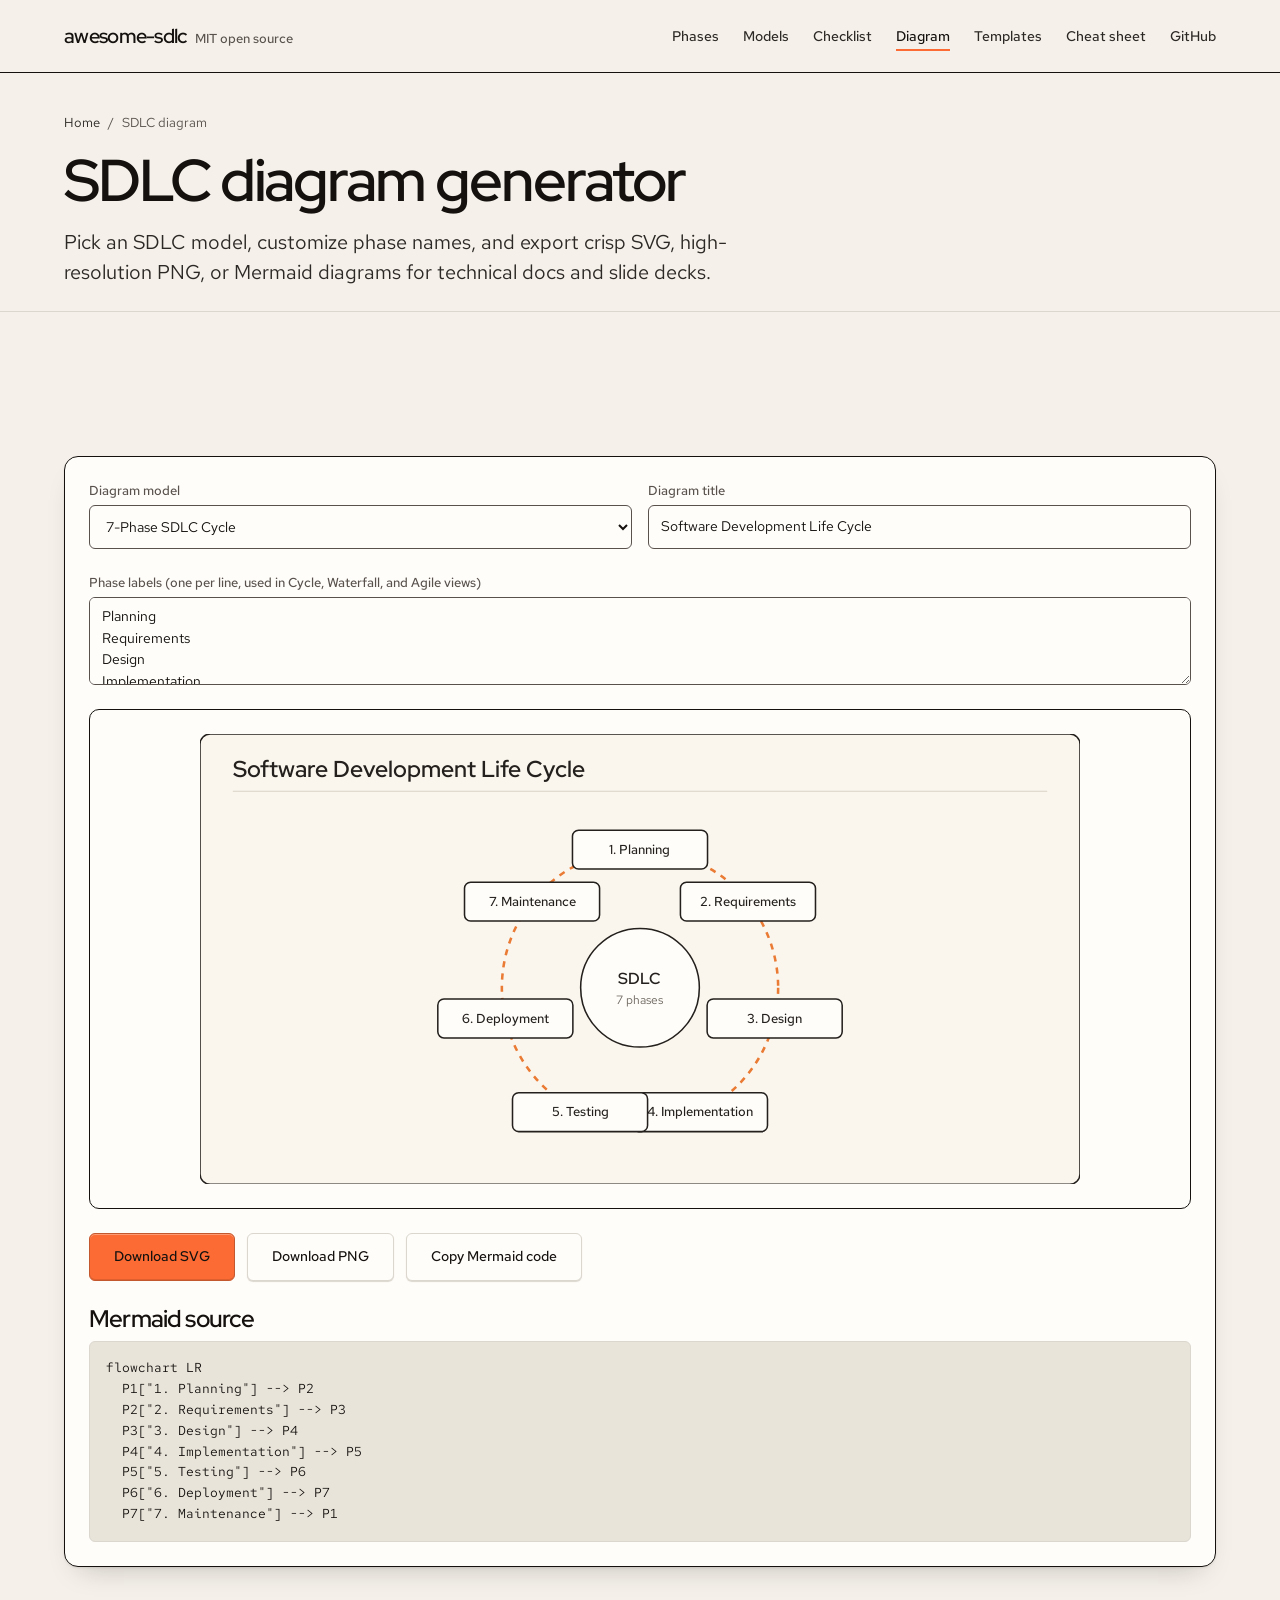
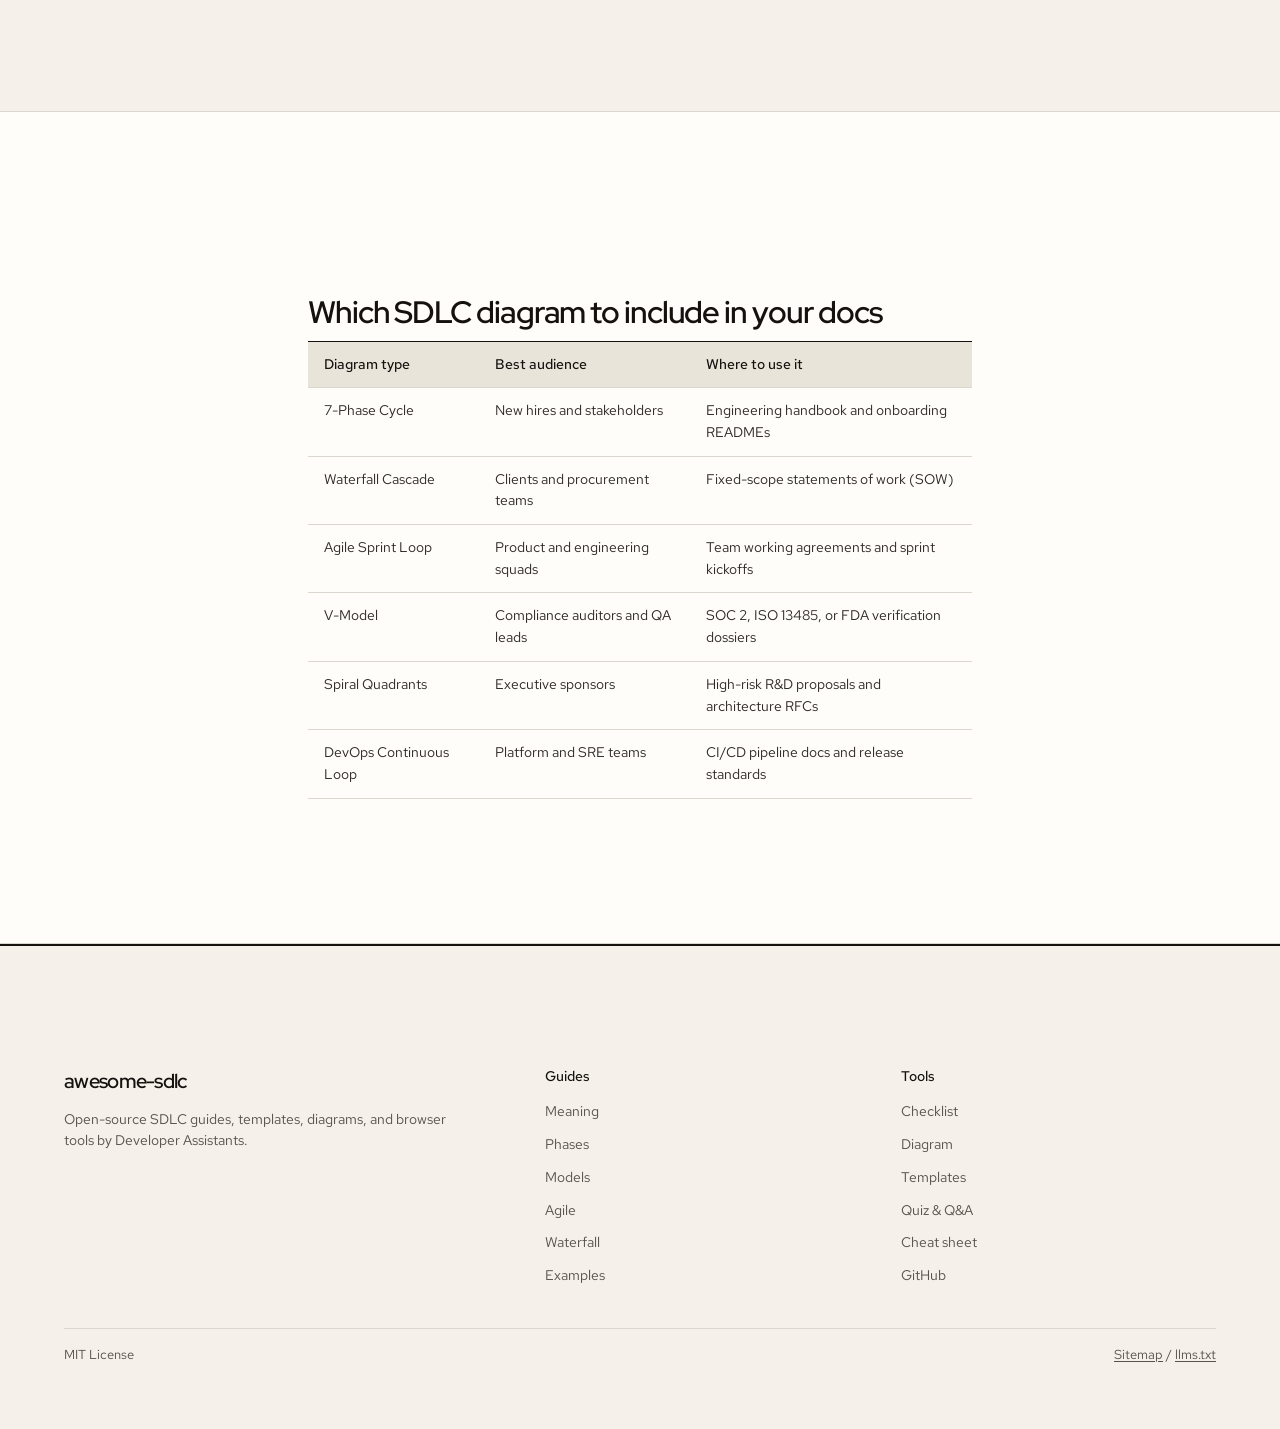
<file: docs/diagram/index.html>
<!DOCTYPE html>
<html lang="en">
<head>
  <meta charset="UTF-8">
  <meta name="viewport" content="width=device-width, initial-scale=1.0">
  <meta name="google-site-verification" content="HqgfQrEQATXaycciOAu8GzuJP8BSRHtaR1JrgBtnApU" />
  <title>SDLC Diagram Generator: Download Free SVG, PNG & Mermaid Charts</title>
  <meta name="description" content="Interactive SDLC Diagram Generator. Customize phase labels for 7-Phase Cycle, Waterfall, Agile Sprint, V-Model, Spiral, or DevOps Loop and download SVG, PNG, or Mermaid code.">
  <link rel="canonical" href="https://developer-assistants.github.io/awesome-sdlc/diagram/">
  <meta property="og:type" content="article">
  <meta property="og:title" content="SDLC Diagram Generator: Download Free SVG, PNG & Mermaid Charts">
  <meta property="og:description" content="Interactive SDLC Diagram Generator. Customize phase labels for 7-Phase Cycle, Waterfall, Agile Sprint, V-Model, Spiral, or DevOps Loop and download SVG, PNG, or Mermaid code.">
  <meta property="og:url" content="https://developer-assistants.github.io/awesome-sdlc/diagram/">
  <meta name="twitter:card" content="summary">
  <meta name="twitter:title" content="SDLC Diagram Generator: Download Free SVG, PNG & Mermaid Charts">
  <meta name="twitter:description" content="Interactive SDLC Diagram Generator. Customize phase labels for 7-Phase Cycle, Waterfall, Agile Sprint, V-Model, Spiral, or DevOps Loop and download SVG, PNG, or Mermaid code.">
  <link rel="preconnect" href="https://fonts.googleapis.com">
  <link rel="preconnect" href="https://fonts.gstatic.com" crossorigin>
  <link href="https://fonts.googleapis.com/css2?family=Red+Hat+Display:wght@600&family=Red+Hat+Text:wght@400;500&family=Red+Hat+Mono:wght@400;500&display=swap" rel="stylesheet">
  <link rel="stylesheet" href="../assets/site.css">
  <script type="application/ld+json">{"@context":"https://schema.org","@type":"TechArticle","name":"SDLC Diagram Generator: Download Free SVG, PNG & Mermaid Charts","headline":"SDLC Diagram Generator: Download Free SVG, PNG & Mermaid Charts","description":"Interactive SDLC Diagram Generator. Customize phase labels for 7-Phase Cycle, Waterfall, Agile Sprint, V-Model, Spiral, or DevOps Loop and download SVG, PNG, or Mermaid code.","url":"https://developer-assistants.github.io/awesome-sdlc/diagram/","isAccessibleForFree":true,"license":"https://opensource.org/licenses/MIT","publisher":{"@type":"Organization","name":"Developer Assistants","url":"https://github.com/developer-assistants"}}</script>
</head>
<body>
  <header class="site-header">
    <div class="container nav-bar">
      <a class="brand" href="../">
        <span>awesome-sdlc</span>
        <span class="brand-tag">MIT open source</span>
      </a>
      <nav aria-label="Primary navigation">
        <ul class="nav-list">
            <li><a href="../phases/">Phases</a></li>
            <li><a href="../models/">Models</a></li>
            <li><a href="../checklist/">Checklist</a></li>
            <li><a href="../diagram/" aria-current="page">Diagram</a></li>
            <li><a href="../templates/">Templates</a></li>
            <li><a href="../cheat-sheet/">Cheat sheet</a></li>
            <li><a href="https://github.com/developer-assistants/awesome-sdlc">GitHub</a></li>
        </ul>
      </nav>
    </div>
  </header>

  <main>
    <section class="page-header">
      <div class="container">
        <nav class="breadcrumb" aria-label="Breadcrumb"><a href="../">Home</a> / <span>SDLC diagram</span></nav>
        <h1>SDLC diagram generator</h1>
        <p class="lead">Pick an SDLC model, customize phase names, and export crisp SVG, high-resolution PNG, or Mermaid diagrams for technical docs and slide decks.</p>
      </div>
    </section>

    <section class="section">
      <div class="container">
        <div class="tool-panel" data-diagram-app>
          <div class="field-grid">
            <div class="field">
              <label for="dg-model">Diagram model</label>
              <select id="dg-model" data-diagram-model>
                <option value="cycle">7-Phase SDLC Cycle</option>
                <option value="waterfall">Waterfall Cascade</option>
                <option value="agile">Agile Sprint Loop</option>
                <option value="vmodel">V-Model (Verification and Validation)</option>
                <option value="spiral">Spiral Risk Quadrants</option>
                <option value="devops">DevOps Continuous Loop (CI/CD)</option>
              </select>
            </div>
            <div class="field">
              <label for="dg-title">Diagram title</label>
              <input id="dg-title" type="text" data-diagram-title value="Software Development Life Cycle">
            </div>
          </div>

          <div class="field" style="margin-bottom: var(--space-md);">
            <label for="dg-phases">Phase labels (one per line, used in Cycle, Waterfall, and Agile views)</label>
            <textarea id="dg-phases" data-diagram-phases>Planning
Requirements
Design
Implementation
Testing
Deployment
Maintenance</textarea>
          </div>

          <div class="diagram-stage" data-diagram-stage></div>

          <div class="btn-row">
            <button type="button" class="btn btn--primary" data-dl-svg>Download SVG</button>
            <button type="button" class="btn" data-dl-png>Download PNG</button>
            <button type="button" class="btn" data-copy-mermaid>Copy Mermaid code</button>
            <span class="status-note" data-diagram-status aria-live="polite"></span>
          </div>

          <h3 style="margin-top: var(--space-lg); margin-bottom: var(--space-xs);">Mermaid source</h3>
          <pre class="code-block" data-mermaid-out></pre>
        </div>
      </div>
    </section>

    <section class="section section--alt">
      <div class="container prose">
        <h2>Which SDLC diagram to include in your docs</h2>
        <div class="table-wrap">
          <table class="data-table">
            <thead>
              <tr><th>Diagram type</th><th>Best audience</th><th>Where to use it</th></tr>
            </thead>
            <tbody>
              <tr><td>7-Phase Cycle</td><td>New hires and stakeholders</td><td>Engineering handbook and onboarding READMEs</td></tr>
              <tr><td>Waterfall Cascade</td><td>Clients and procurement teams</td><td>Fixed-scope statements of work (SOW)</td></tr>
              <tr><td>Agile Sprint Loop</td><td>Product and engineering squads</td><td>Team working agreements and sprint kickoffs</td></tr>
              <tr><td>V-Model</td><td>Compliance auditors and QA leads</td><td>SOC 2, ISO 13485, or FDA verification dossiers</td></tr>
              <tr><td>Spiral Quadrants</td><td>Executive sponsors</td><td>High-risk R&amp;D proposals and architecture RFCs</td></tr>
              <tr><td>DevOps Continuous Loop</td><td>Platform and SRE teams</td><td>CI/CD pipeline docs and release standards</td></tr>
            </tbody>
          </table>
        </div>
      </div>
    </section>
  </main>

  <footer class="site-footer">
    <div class="container">
      <div class="footer-grid">
        <div>
          <a class="brand" href="../">awesome-sdlc</a>
          <p class="footer-note">Open-source SDLC guides, templates, diagrams, and browser tools by Developer Assistants.</p>
        </div>
        <div>
          <div class="footer-col-title">Guides</div>
          <ul class="footer-links">
            <li><a href="../meaning/">Meaning</a></li>
            <li><a href="../phases/">Phases</a></li>
            <li><a href="../models/">Models</a></li>
            <li><a href="../agile/">Agile</a></li>
            <li><a href="../waterfall/">Waterfall</a></li>
            <li><a href="../examples/">Examples</a></li>
          </ul>
        </div>
        <div>
          <div class="footer-col-title">Tools</div>
          <ul class="footer-links">
            <li><a href="../checklist/">Checklist</a></li>
            <li><a href="../diagram/">Diagram</a></li>
            <li><a href="../templates/">Templates</a></li>
            <li><a href="../interview-questions/">Quiz &amp; Q&amp;A</a></li>
            <li><a href="../cheat-sheet/">Cheat sheet</a></li>
            <li><a href="https://github.com/developer-assistants/awesome-sdlc">GitHub</a></li>
          </ul>
        </div>
      </div>
      <div class="footer-bottom">
        <span>MIT License</span>
        <span><a href="../sitemap.xml">Sitemap</a> / <a href="../llms.txt">llms.txt</a></span>
      </div>
    </div>
  </footer>

  <script src="../assets/tools.js" defer></script>
</body>
</html>
</file>
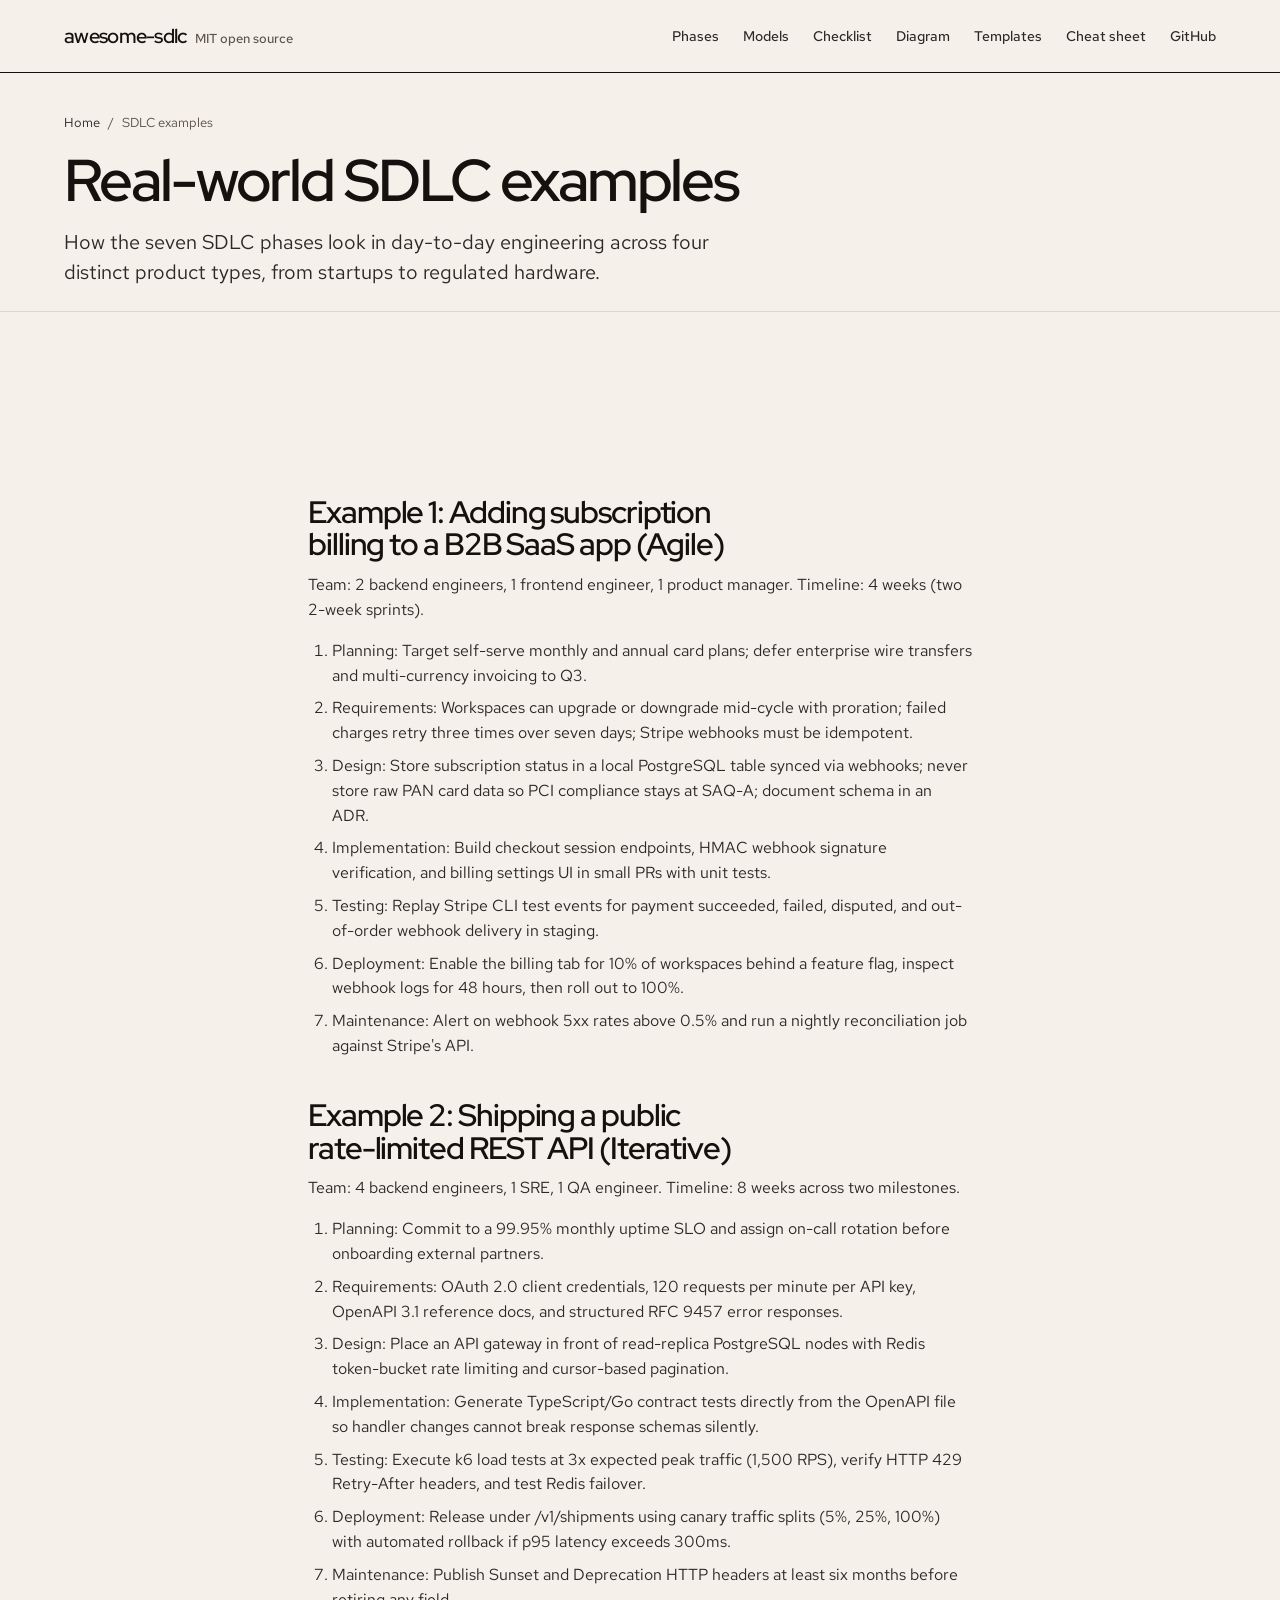
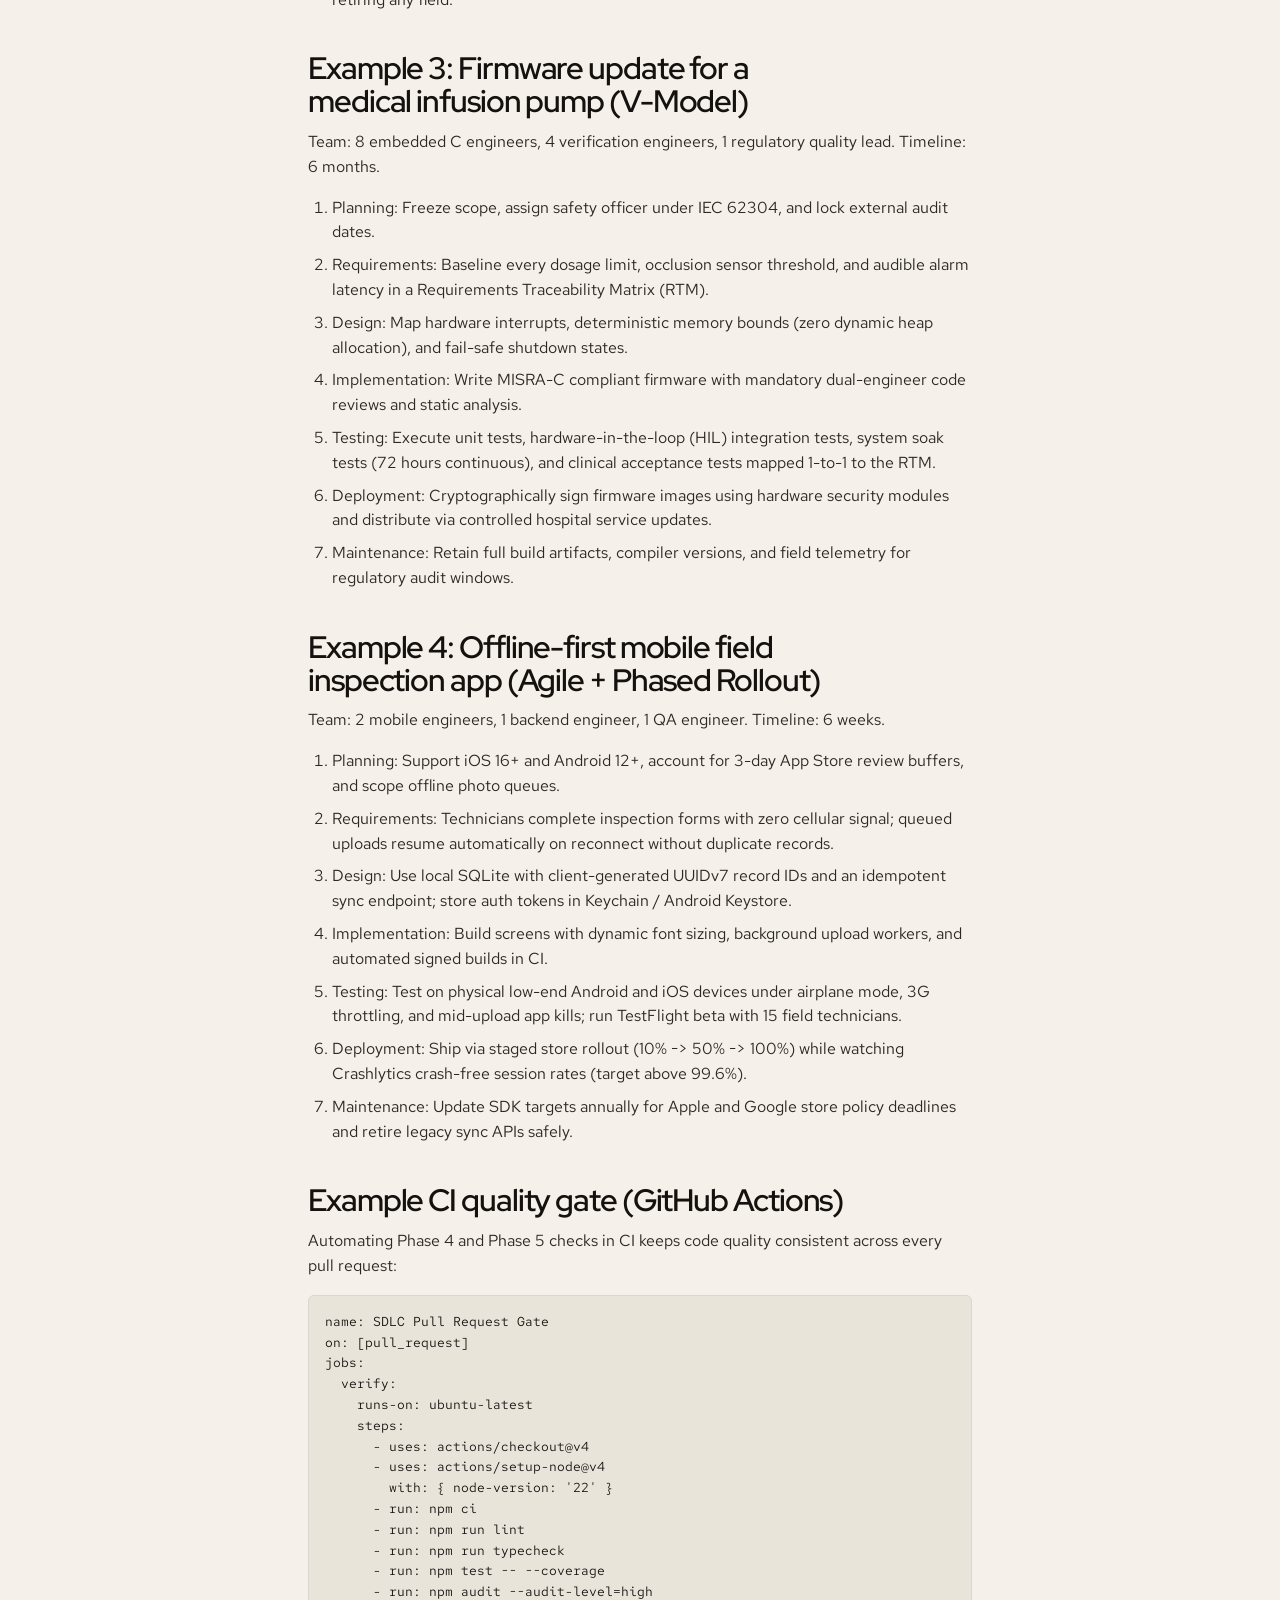
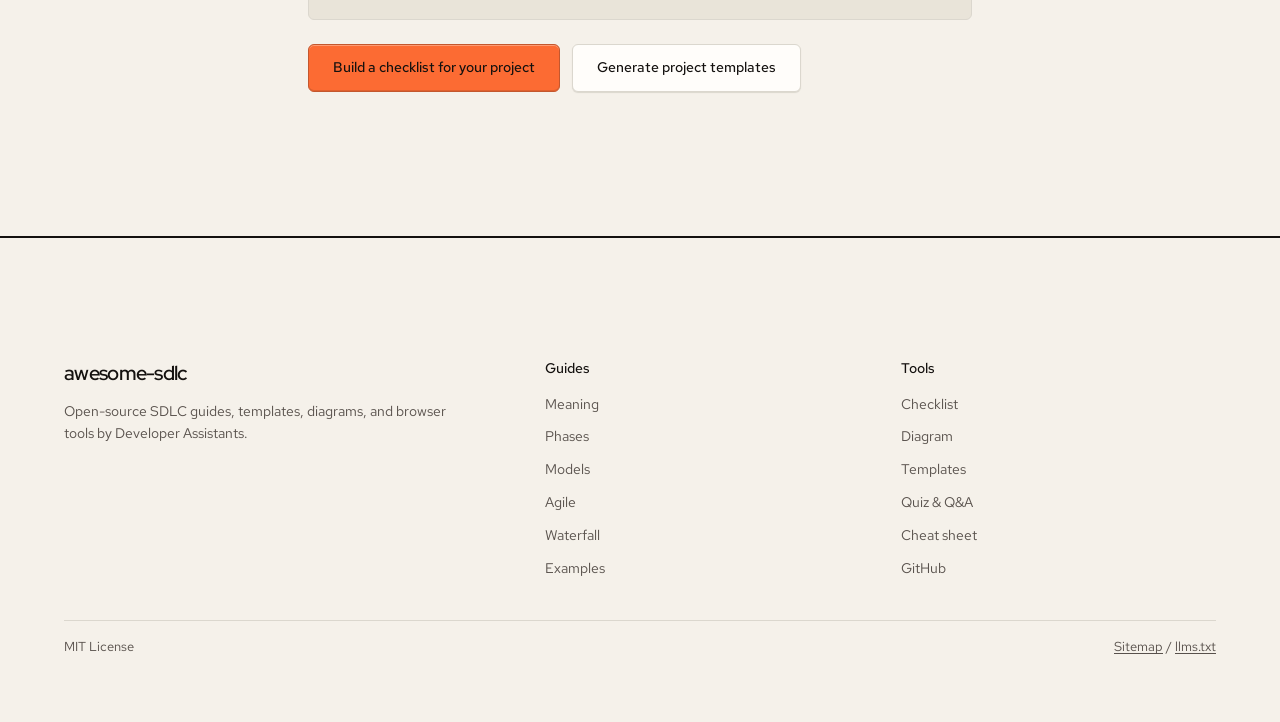
<file: docs/examples/index.html>
<!DOCTYPE html>
<html lang="en">
<head>
  <meta charset="UTF-8">
  <meta name="viewport" content="width=device-width, initial-scale=1.0">
  <meta name="google-site-verification" content="HqgfQrEQATXaycciOAu8GzuJP8BSRHtaR1JrgBtnApU" />
  <title>SDLC Examples: 4 Real-World Software Projects Walked Through</title>
  <meta name="description" content="Four concrete Software Development Life Cycle examples: B2B SaaS Stripe billing, public REST API, FDA medical firmware, and an offline-first mobile app, plus CI gate YAML.">
  <link rel="canonical" href="https://developer-assistants.github.io/awesome-sdlc/examples/">
  <meta property="og:type" content="article">
  <meta property="og:title" content="SDLC Examples: 4 Real-World Software Projects Walked Through">
  <meta property="og:description" content="Four concrete Software Development Life Cycle examples: B2B SaaS Stripe billing, public REST API, FDA medical firmware, and an offline-first mobile app, plus CI gate YAML.">
  <meta property="og:url" content="https://developer-assistants.github.io/awesome-sdlc/examples/">
  <meta name="twitter:card" content="summary">
  <meta name="twitter:title" content="SDLC Examples: 4 Real-World Software Projects Walked Through">
  <meta name="twitter:description" content="Four concrete Software Development Life Cycle examples: B2B SaaS Stripe billing, public REST API, FDA medical firmware, and an offline-first mobile app, plus CI gate YAML.">
  <link rel="preconnect" href="https://fonts.googleapis.com">
  <link rel="preconnect" href="https://fonts.gstatic.com" crossorigin>
  <link href="https://fonts.googleapis.com/css2?family=Red+Hat+Display:wght@600&family=Red+Hat+Text:wght@400;500&family=Red+Hat+Mono:wght@400;500&display=swap" rel="stylesheet">
  <link rel="stylesheet" href="../assets/site.css">
  <script type="application/ld+json">{"@context":"https://schema.org","@type":"TechArticle","name":"SDLC Examples: 4 Real-World Software Projects Walked Through","headline":"SDLC Examples: 4 Real-World Software Projects Walked Through","description":"Four concrete Software Development Life Cycle examples: B2B SaaS Stripe billing, public REST API, FDA medical firmware, and an offline-first mobile app, plus CI gate YAML.","url":"https://developer-assistants.github.io/awesome-sdlc/examples/","isAccessibleForFree":true,"license":"https://opensource.org/licenses/MIT","publisher":{"@type":"Organization","name":"Developer Assistants","url":"https://github.com/developer-assistants"}}</script>
</head>
<body>
  <header class="site-header">
    <div class="container nav-bar">
      <a class="brand" href="../">
        <span>awesome-sdlc</span>
        <span class="brand-tag">MIT open source</span>
      </a>
      <nav aria-label="Primary navigation">
        <ul class="nav-list">
            <li><a href="../phases/">Phases</a></li>
            <li><a href="../models/">Models</a></li>
            <li><a href="../checklist/">Checklist</a></li>
            <li><a href="../diagram/">Diagram</a></li>
            <li><a href="../templates/">Templates</a></li>
            <li><a href="../cheat-sheet/">Cheat sheet</a></li>
            <li><a href="https://github.com/developer-assistants/awesome-sdlc">GitHub</a></li>
        </ul>
      </nav>
    </div>
  </header>

  <main>
    <section class="page-header">
      <div class="container">
        <nav class="breadcrumb" aria-label="Breadcrumb"><a href="../">Home</a> / <span>SDLC examples</span></nav>
        <h1>Real-world SDLC examples</h1>
        <p class="lead">How the seven SDLC phases look in day-to-day engineering across four distinct product types, from startups to regulated hardware.</p>
      </div>
    </section>

    <section class="section">
      <div class="container prose">
        <h2>Example 1: Adding subscription billing to a B2B SaaS app (Agile)</h2>
        <p>Team: 2 backend engineers, 1 frontend engineer, 1 product manager. Timeline: 4 weeks (two 2-week sprints).</p>
        <ol>
          <li>Planning: Target self-serve monthly and annual card plans; defer enterprise wire transfers and multi-currency invoicing to Q3.</li>
          <li>Requirements: Workspaces can upgrade or downgrade mid-cycle with proration; failed charges retry three times over seven days; Stripe webhooks must be idempotent.</li>
          <li>Design: Store subscription status in a local PostgreSQL table synced via webhooks; never store raw PAN card data so PCI compliance stays at SAQ-A; document schema in an ADR.</li>
          <li>Implementation: Build checkout session endpoints, HMAC webhook signature verification, and billing settings UI in small PRs with unit tests.</li>
          <li>Testing: Replay Stripe CLI test events for payment succeeded, failed, disputed, and out-of-order webhook delivery in staging.</li>
          <li>Deployment: Enable the billing tab for 10% of workspaces behind a feature flag, inspect webhook logs for 48 hours, then roll out to 100%.</li>
          <li>Maintenance: Alert on webhook 5xx rates above 0.5% and run a nightly reconciliation job against Stripe's API.</li>
        </ol>

        <h2>Example 2: Shipping a public rate-limited REST API (Iterative)</h2>
        <p>Team: 4 backend engineers, 1 SRE, 1 QA engineer. Timeline: 8 weeks across two milestones.</p>
        <ol>
          <li>Planning: Commit to a 99.95% monthly uptime SLO and assign on-call rotation before onboarding external partners.</li>
          <li>Requirements: OAuth 2.0 client credentials, 120 requests per minute per API key, OpenAPI 3.1 reference docs, and structured RFC 9457 error responses.</li>
          <li>Design: Place an API gateway in front of read-replica PostgreSQL nodes with Redis token-bucket rate limiting and cursor-based pagination.</li>
          <li>Implementation: Generate TypeScript/Go contract tests directly from the OpenAPI file so handler changes cannot break response schemas silently.</li>
          <li>Testing: Execute k6 load tests at 3x expected peak traffic (1,500 RPS), verify HTTP 429 Retry-After headers, and test Redis failover.</li>
          <li>Deployment: Release under /v1/shipments using canary traffic splits (5%, 25%, 100%) with automated rollback if p95 latency exceeds 300ms.</li>
          <li>Maintenance: Publish Sunset and Deprecation HTTP headers at least six months before retiring any field.</li>
        </ol>

        <h2>Example 3: Firmware update for a medical infusion pump (V-Model)</h2>
        <p>Team: 8 embedded C engineers, 4 verification engineers, 1 regulatory quality lead. Timeline: 6 months.</p>
        <ol>
          <li>Planning: Freeze scope, assign safety officer under IEC 62304, and lock external audit dates.</li>
          <li>Requirements: Baseline every dosage limit, occlusion sensor threshold, and audible alarm latency in a Requirements Traceability Matrix (RTM).</li>
          <li>Design: Map hardware interrupts, deterministic memory bounds (zero dynamic heap allocation), and fail-safe shutdown states.</li>
          <li>Implementation: Write MISRA-C compliant firmware with mandatory dual-engineer code reviews and static analysis.</li>
          <li>Testing: Execute unit tests, hardware-in-the-loop (HIL) integration tests, system soak tests (72 hours continuous), and clinical acceptance tests mapped 1-to-1 to the RTM.</li>
          <li>Deployment: Cryptographically sign firmware images using hardware security modules and distribute via controlled hospital service updates.</li>
          <li>Maintenance: Retain full build artifacts, compiler versions, and field telemetry for regulatory audit windows.</li>
        </ol>

        <h2>Example 4: Offline-first mobile field inspection app (Agile + Phased Rollout)</h2>
        <p>Team: 2 mobile engineers, 1 backend engineer, 1 QA engineer. Timeline: 6 weeks.</p>
        <ol>
          <li>Planning: Support iOS 16+ and Android 12+, account for 3-day App Store review buffers, and scope offline photo queues.</li>
          <li>Requirements: Technicians complete inspection forms with zero cellular signal; queued uploads resume automatically on reconnect without duplicate records.</li>
          <li>Design: Use local SQLite with client-generated UUIDv7 record IDs and an idempotent sync endpoint; store auth tokens in Keychain / Android Keystore.</li>
          <li>Implementation: Build screens with dynamic font sizing, background upload workers, and automated signed builds in CI.</li>
          <li>Testing: Test on physical low-end Android and iOS devices under airplane mode, 3G throttling, and mid-upload app kills; run TestFlight beta with 15 field technicians.</li>
          <li>Deployment: Ship via staged store rollout (10% -> 50% -> 100%) while watching Crashlytics crash-free session rates (target above 99.6%).</li>
          <li>Maintenance: Update SDK targets annually for Apple and Google store policy deadlines and retire legacy sync APIs safely.</li>
        </ol>

        <h2>Example CI quality gate (GitHub Actions)</h2>
        <p>Automating Phase 4 and Phase 5 checks in CI keeps code quality consistent across every pull request:</p>
        <pre class="code-block">name: SDLC Pull Request Gate
on: [pull_request]
jobs:
  verify:
    runs-on: ubuntu-latest
    steps:
      - uses: actions/checkout@v4
      - uses: actions/setup-node@v4
        with: { node-version: '22' }
      - run: npm ci
      - run: npm run lint
      - run: npm run typecheck
      - run: npm test -- --coverage
      - run: npm audit --audit-level=high</pre>

        <div class="btn-row" style="margin-top: var(--space-lg);">
          <a class="btn btn--primary" href="../checklist/">Build a checklist for your project</a>
          <a class="btn" href="../templates/">Generate project templates</a>
        </div>
      </div>
    </section>
  </main>

  <footer class="site-footer">
    <div class="container">
      <div class="footer-grid">
        <div>
          <a class="brand" href="../">awesome-sdlc</a>
          <p class="footer-note">Open-source SDLC guides, templates, diagrams, and browser tools by Developer Assistants.</p>
        </div>
        <div>
          <div class="footer-col-title">Guides</div>
          <ul class="footer-links">
            <li><a href="../meaning/">Meaning</a></li>
            <li><a href="../phases/">Phases</a></li>
            <li><a href="../models/">Models</a></li>
            <li><a href="../agile/">Agile</a></li>
            <li><a href="../waterfall/">Waterfall</a></li>
            <li><a href="../examples/">Examples</a></li>
          </ul>
        </div>
        <div>
          <div class="footer-col-title">Tools</div>
          <ul class="footer-links">
            <li><a href="../checklist/">Checklist</a></li>
            <li><a href="../diagram/">Diagram</a></li>
            <li><a href="../templates/">Templates</a></li>
            <li><a href="../interview-questions/">Quiz &amp; Q&amp;A</a></li>
            <li><a href="../cheat-sheet/">Cheat sheet</a></li>
            <li><a href="https://github.com/developer-assistants/awesome-sdlc">GitHub</a></li>
          </ul>
        </div>
      </div>
      <div class="footer-bottom">
        <span>MIT License</span>
        <span><a href="../sitemap.xml">Sitemap</a> / <a href="../llms.txt">llms.txt</a></span>
      </div>
    </div>
  </footer>

  <script src="../assets/tools.js" defer></script>
</body>
</html>
</file>
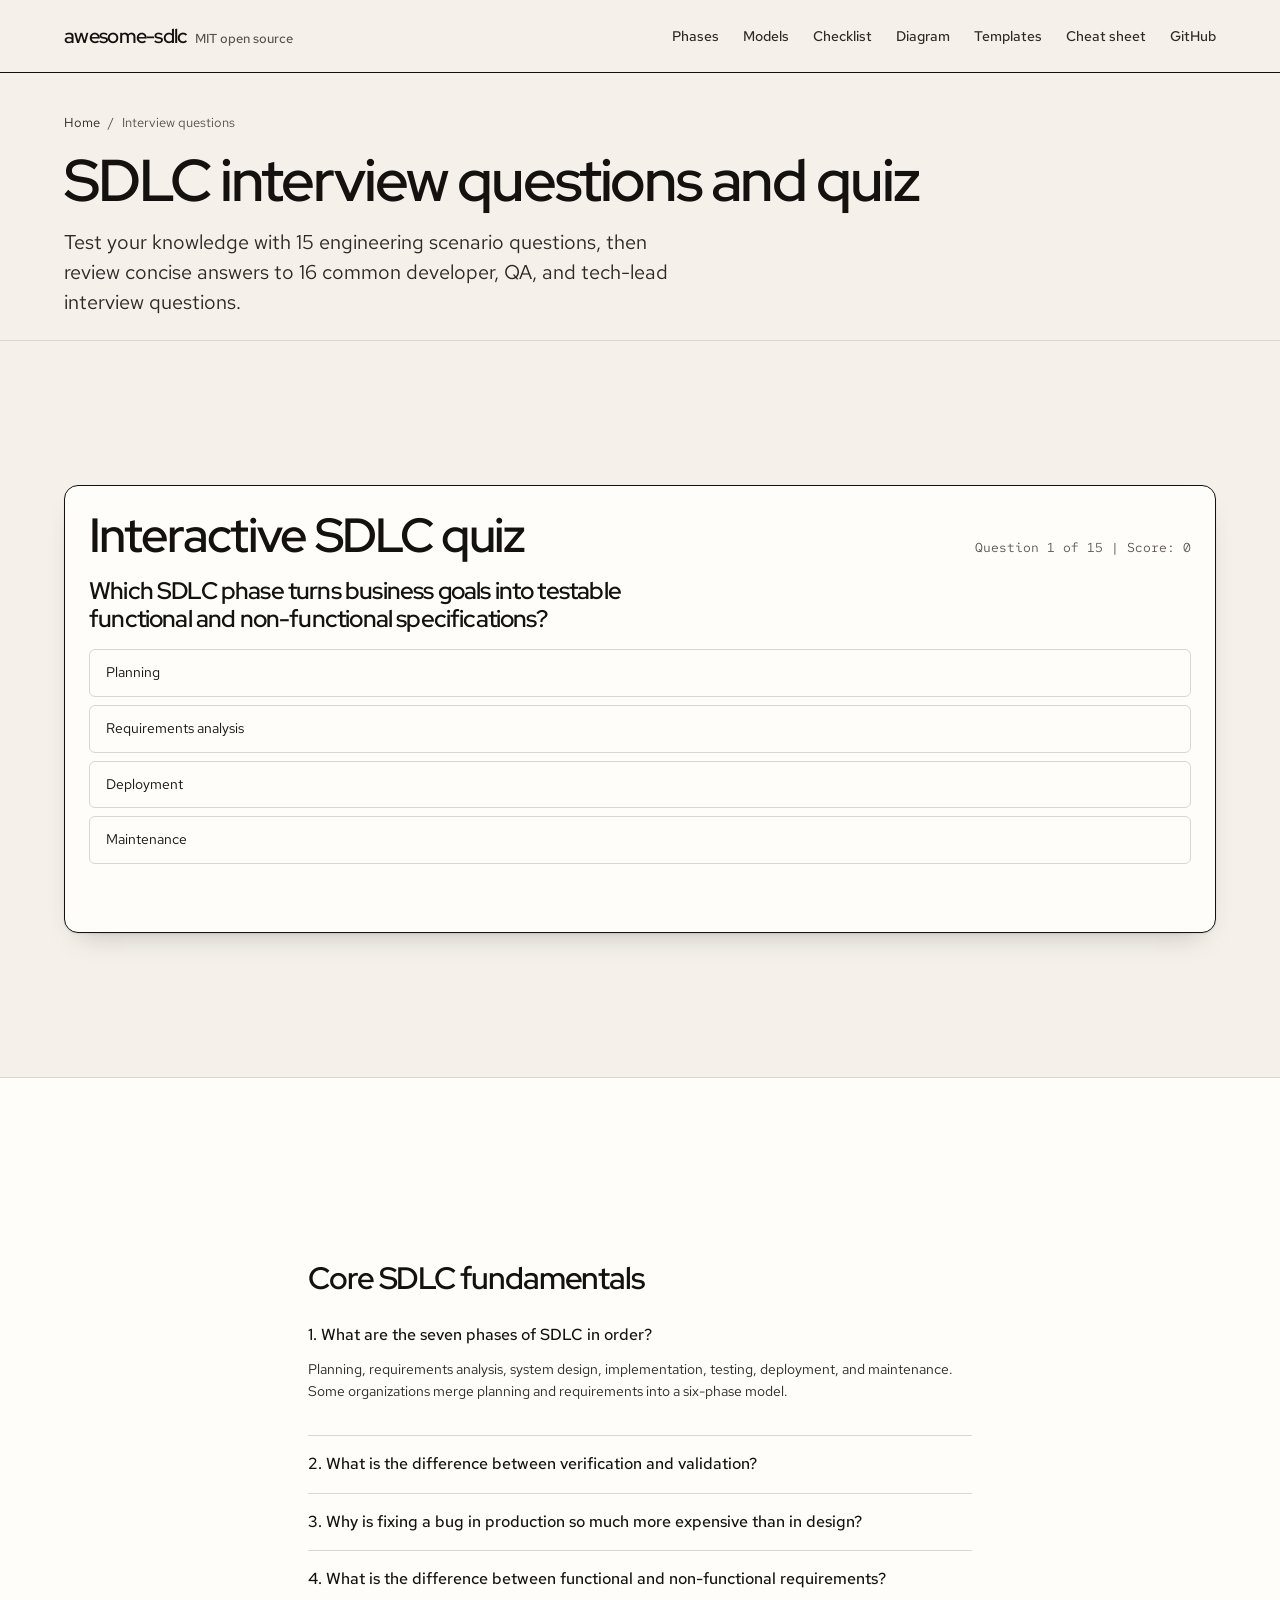
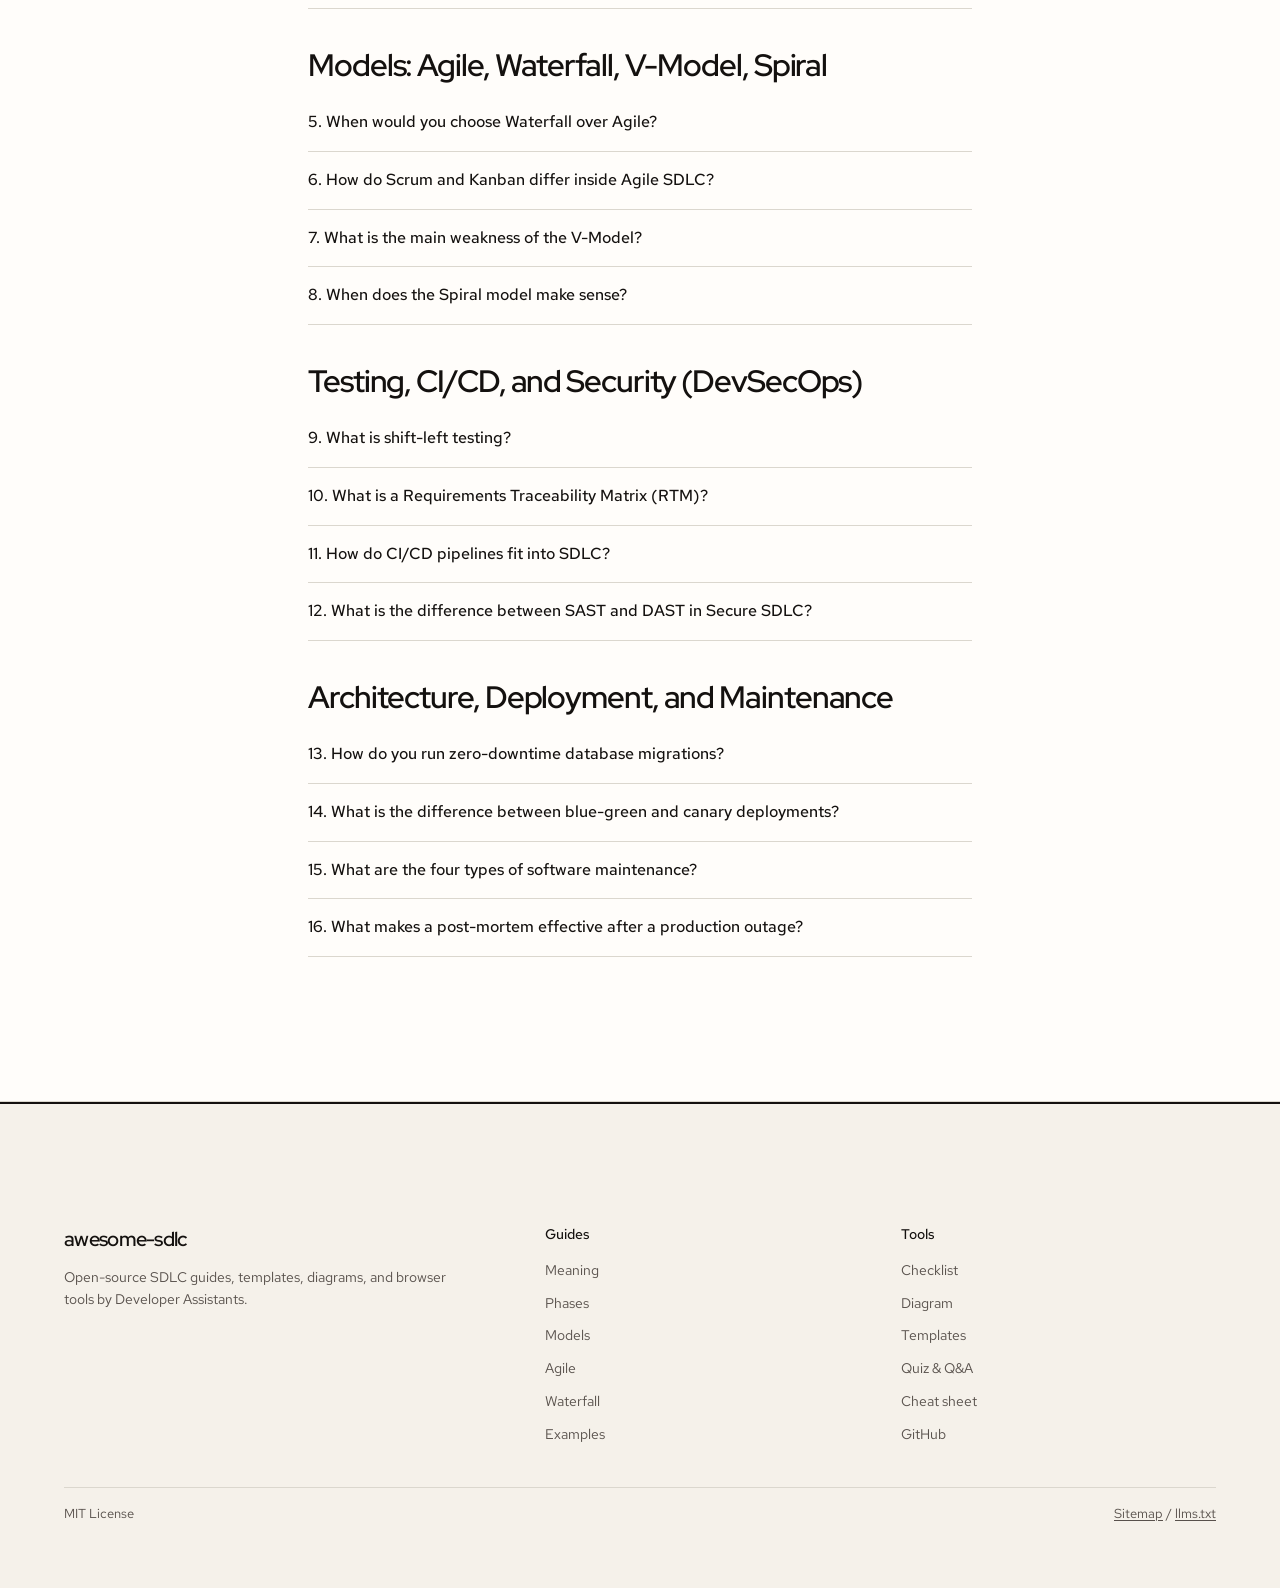
<file: docs/interview-questions/index.html>
<!DOCTYPE html>
<html lang="en">
<head>
  <meta charset="UTF-8">
  <meta name="viewport" content="width=device-width, initial-scale=1.0">
  <meta name="google-site-verification" content="HqgfQrEQATXaycciOAu8GzuJP8BSRHtaR1JrgBtnApU" />
  <title>SDLC Interview Questions, Answers & 15-Question Interactive Quiz</title>
  <meta name="description" content="16 Software Development Life Cycle (SDLC) interview questions with direct engineering answers, plus a 15-question interactive scenario quiz.">
  <link rel="canonical" href="https://developer-assistants.github.io/awesome-sdlc/interview-questions/">
  <meta property="og:type" content="article">
  <meta property="og:title" content="SDLC Interview Questions, Answers & 15-Question Interactive Quiz">
  <meta property="og:description" content="16 Software Development Life Cycle (SDLC) interview questions with direct engineering answers, plus a 15-question interactive scenario quiz.">
  <meta property="og:url" content="https://developer-assistants.github.io/awesome-sdlc/interview-questions/">
  <meta name="twitter:card" content="summary">
  <meta name="twitter:title" content="SDLC Interview Questions, Answers & 15-Question Interactive Quiz">
  <meta name="twitter:description" content="16 Software Development Life Cycle (SDLC) interview questions with direct engineering answers, plus a 15-question interactive scenario quiz.">
  <link rel="preconnect" href="https://fonts.googleapis.com">
  <link rel="preconnect" href="https://fonts.gstatic.com" crossorigin>
  <link href="https://fonts.googleapis.com/css2?family=Red+Hat+Display:wght@600&family=Red+Hat+Text:wght@400;500&family=Red+Hat+Mono:wght@400;500&display=swap" rel="stylesheet">
  <link rel="stylesheet" href="../assets/site.css">
  <script type="application/ld+json">{"@context":"https://schema.org","@type":"TechArticle","name":"SDLC Interview Questions, Answers & 15-Question Interactive Quiz","headline":"SDLC Interview Questions, Answers & 15-Question Interactive Quiz","description":"16 Software Development Life Cycle (SDLC) interview questions with direct engineering answers, plus a 15-question interactive scenario quiz.","url":"https://developer-assistants.github.io/awesome-sdlc/interview-questions/","isAccessibleForFree":true,"license":"https://opensource.org/licenses/MIT","publisher":{"@type":"Organization","name":"Developer Assistants","url":"https://github.com/developer-assistants"}}</script>
</head>
<body>
  <header class="site-header">
    <div class="container nav-bar">
      <a class="brand" href="../">
        <span>awesome-sdlc</span>
        <span class="brand-tag">MIT open source</span>
      </a>
      <nav aria-label="Primary navigation">
        <ul class="nav-list">
            <li><a href="../phases/">Phases</a></li>
            <li><a href="../models/">Models</a></li>
            <li><a href="../checklist/">Checklist</a></li>
            <li><a href="../diagram/">Diagram</a></li>
            <li><a href="../templates/">Templates</a></li>
            <li><a href="../cheat-sheet/">Cheat sheet</a></li>
            <li><a href="https://github.com/developer-assistants/awesome-sdlc">GitHub</a></li>
        </ul>
      </nav>
    </div>
  </header>

  <main>
    <section class="page-header">
      <div class="container">
        <nav class="breadcrumb" aria-label="Breadcrumb"><a href="../">Home</a> / <span>Interview questions</span></nav>
        <h1>SDLC interview questions and quiz</h1>
        <p class="lead">Test your knowledge with 15 engineering scenario questions, then review concise answers to 16 common developer, QA, and tech-lead interview questions.</p>
      </div>
    </section>

    <section class="section">
      <div class="container">
        <div class="tool-panel" data-quiz-app>
          <div style="display: flex; justify-content: space-between; align-items: baseline; gap: var(--space-md); flex-wrap: wrap; margin-bottom: var(--space-md);">
            <h2>Interactive SDLC quiz</h2>
            <span class="ruled-meta" data-quiz-progress>Question 1 of 15</span>
          </div>
          <h3 data-quiz-question style="margin-bottom: var(--space-md);"></h3>
          <div data-quiz-options></div>
          <p class="status-note" data-quiz-feedback style="margin-top: var(--space-sm); color: var(--color-ink-2);" aria-live="polite"></p>
          <div class="btn-row" style="margin-top: var(--space-md);">
            <button type="button" class="btn btn--primary" data-quiz-next hidden>Next question</button>
            <button type="button" class="btn" data-quiz-restart hidden>Restart quiz</button>
          </div>
        </div>
      </div>
    </section>

    <section class="section section--alt">
      <div class="container prose">
        <h2>Core SDLC fundamentals</h2>

        <details class="qa-item" open>
          <summary>1. What are the seven phases of SDLC in order?</summary>
          <p>Planning, requirements analysis, system design, implementation, testing, deployment, and maintenance. Some organizations merge planning and requirements into a six-phase model.</p>
        </details>

        <details class="qa-item">
          <summary>2. What is the difference between verification and validation?</summary>
          <p>Verification checks whether the software matches its specification ("did we build the product right?") via reviews, static analysis, and unit/integration tests. Validation checks whether the software solves the user problem ("did we build the right product?") through UAT and customer feedback.</p>
        </details>

        <details class="qa-item">
          <summary>3. Why is fixing a bug in production so much more expensive than in design?</summary>
          <p>In design, a fix is a quick edit to a spec or diagram. In production, it triggers incident response, debugging live traffic, writing a backward-compatible patch, migrating corrupted data, running regression tests, and communicating with affected users.</p>
        </details>

        <details class="qa-item">
          <summary>4. What is the difference between functional and non-functional requirements?</summary>
          <p>Functional requirements define what the system does (features, workflows, calculations). Non-functional requirements define how well it operates (latency, throughput, uptime SLO, encryption, accessibility, and regulatory compliance).</p>
        </details>

        <h2>Models: Agile, Waterfall, V-Model, Spiral</h2>

        <details class="qa-item">
          <summary>5. When would you choose Waterfall over Agile?</summary>
          <p>Choose Waterfall when requirements are fixed and verified up front, external compliance requires signed stage gates, or the project is a fixed-scope vendor contract where mid-project scope changes are disallowed.</p>
        </details>

        <details class="qa-item">
          <summary>6. How do Scrum and Kanban differ inside Agile SDLC?</summary>
          <p>Scrum uses fixed-length sprints with planned commitments, demos, and retrospectives. Kanban uses continuous flow with explicit work-in-progress (WIP) limits and no mandatory sprint boundaries.</p>
        </details>

        <details class="qa-item">
          <summary>7. What is the main weakness of the V-Model?</summary>
          <p>Like Waterfall, the V-Model assumes requirements stay stable. If product needs change halfway through implementation, both specification documents and paired test plans have to be rewritten.</p>
        </details>

        <details class="qa-item">
          <summary>8. When does the Spiral model make sense?</summary>
          <p>Use Spiral for large, high-risk, or novel engineering efforts where retiring a technical unknown via early prototypes matters more than minimizing upfront risk-analysis overhead.</p>
        </details>

        <h2>Testing, CI/CD, and Security (DevSecOps)</h2>

        <details class="qa-item">
          <summary>9. What is shift-left testing?</summary>
          <p>Shift-left testing moves quality checks earlier in the lifecycle: reviewing requirements for testability, writing automated unit and contract tests during development, and running security scanners on every pull request rather than waiting for a final QA stage.</p>
        </details>

        <details class="qa-item">
          <summary>10. What is a Requirements Traceability Matrix (RTM)?</summary>
          <p>An RTM links every requirement ID to its design component, test cases, and release verification result. It proves that every requirement was tested and helps auditors verify compliance.</p>
        </details>

        <details class="qa-item">
          <summary>11. How do CI/CD pipelines fit into SDLC?</summary>
          <p>Continuous Integration automates building, linting, and testing every commit. Continuous Delivery and Deployment automate artifact packaging, staging verification, and canary or blue-green production rollouts.</p>
        </details>

        <details class="qa-item">
          <summary>12. What is the difference between SAST and DAST in Secure SDLC?</summary>
          <p>SAST (Static Application Security Testing) scans source code and dependencies during implementation without running the app. DAST (Dynamic Application Security Testing) probes a running staging instance from the outside to catch runtime auth, header, or injection flaws.</p>
        </details>

        <h2>Architecture, Deployment, and Maintenance</h2>

        <details class="qa-item">
          <summary>13. How do you run zero-downtime database migrations?</summary>
          <p>Use expand-and-contract migrations: add new nullable columns first, deploy code that writes to both old and new fields, backfill existing rows, switch reads to the new column, and drop the old column in a later deployment.</p>
        </details>

        <details class="qa-item">
          <summary>14. What is the difference between blue-green and canary deployments?</summary>
          <p>Blue-green runs two identical production environments and flips 100% of traffic from old (blue) to new (green) at once. Canary routes a small slice of live traffic (such as 5%) to the new version first and expands gradually only if error rates and latency stay healthy.</p>
        </details>

        <details class="qa-item">
          <summary>15. What are the four types of software maintenance?</summary>
          <p>Corrective (bug fixes), adaptive (environment, OS, or dependency updates), perfective (performance and UX improvements), and preventive (refactoring and technical debt reduction).</p>
        </details>

        <details class="qa-item">
          <summary>16. What makes a post-mortem effective after a production outage?</summary>
          <p>A useful post-mortem is blameless, documents an exact UTC timeline, identifies systemic root causes (missing alert, unsafe migration, untested failover), and assigns dated engineering action items tracked to completion.</p>
        </details>
      </div>
    </section>
  </main>

  <footer class="site-footer">
    <div class="container">
      <div class="footer-grid">
        <div>
          <a class="brand" href="../">awesome-sdlc</a>
          <p class="footer-note">Open-source SDLC guides, templates, diagrams, and browser tools by Developer Assistants.</p>
        </div>
        <div>
          <div class="footer-col-title">Guides</div>
          <ul class="footer-links">
            <li><a href="../meaning/">Meaning</a></li>
            <li><a href="../phases/">Phases</a></li>
            <li><a href="../models/">Models</a></li>
            <li><a href="../agile/">Agile</a></li>
            <li><a href="../waterfall/">Waterfall</a></li>
            <li><a href="../examples/">Examples</a></li>
          </ul>
        </div>
        <div>
          <div class="footer-col-title">Tools</div>
          <ul class="footer-links">
            <li><a href="../checklist/">Checklist</a></li>
            <li><a href="../diagram/">Diagram</a></li>
            <li><a href="../templates/">Templates</a></li>
            <li><a href="../interview-questions/">Quiz &amp; Q&amp;A</a></li>
            <li><a href="../cheat-sheet/">Cheat sheet</a></li>
            <li><a href="https://github.com/developer-assistants/awesome-sdlc">GitHub</a></li>
          </ul>
        </div>
      </div>
      <div class="footer-bottom">
        <span>MIT License</span>
        <span><a href="../sitemap.xml">Sitemap</a> / <a href="../llms.txt">llms.txt</a></span>
      </div>
    </div>
  </footer>

  <script src="../assets/tools.js" defer></script>
</body>
</html>
</file>
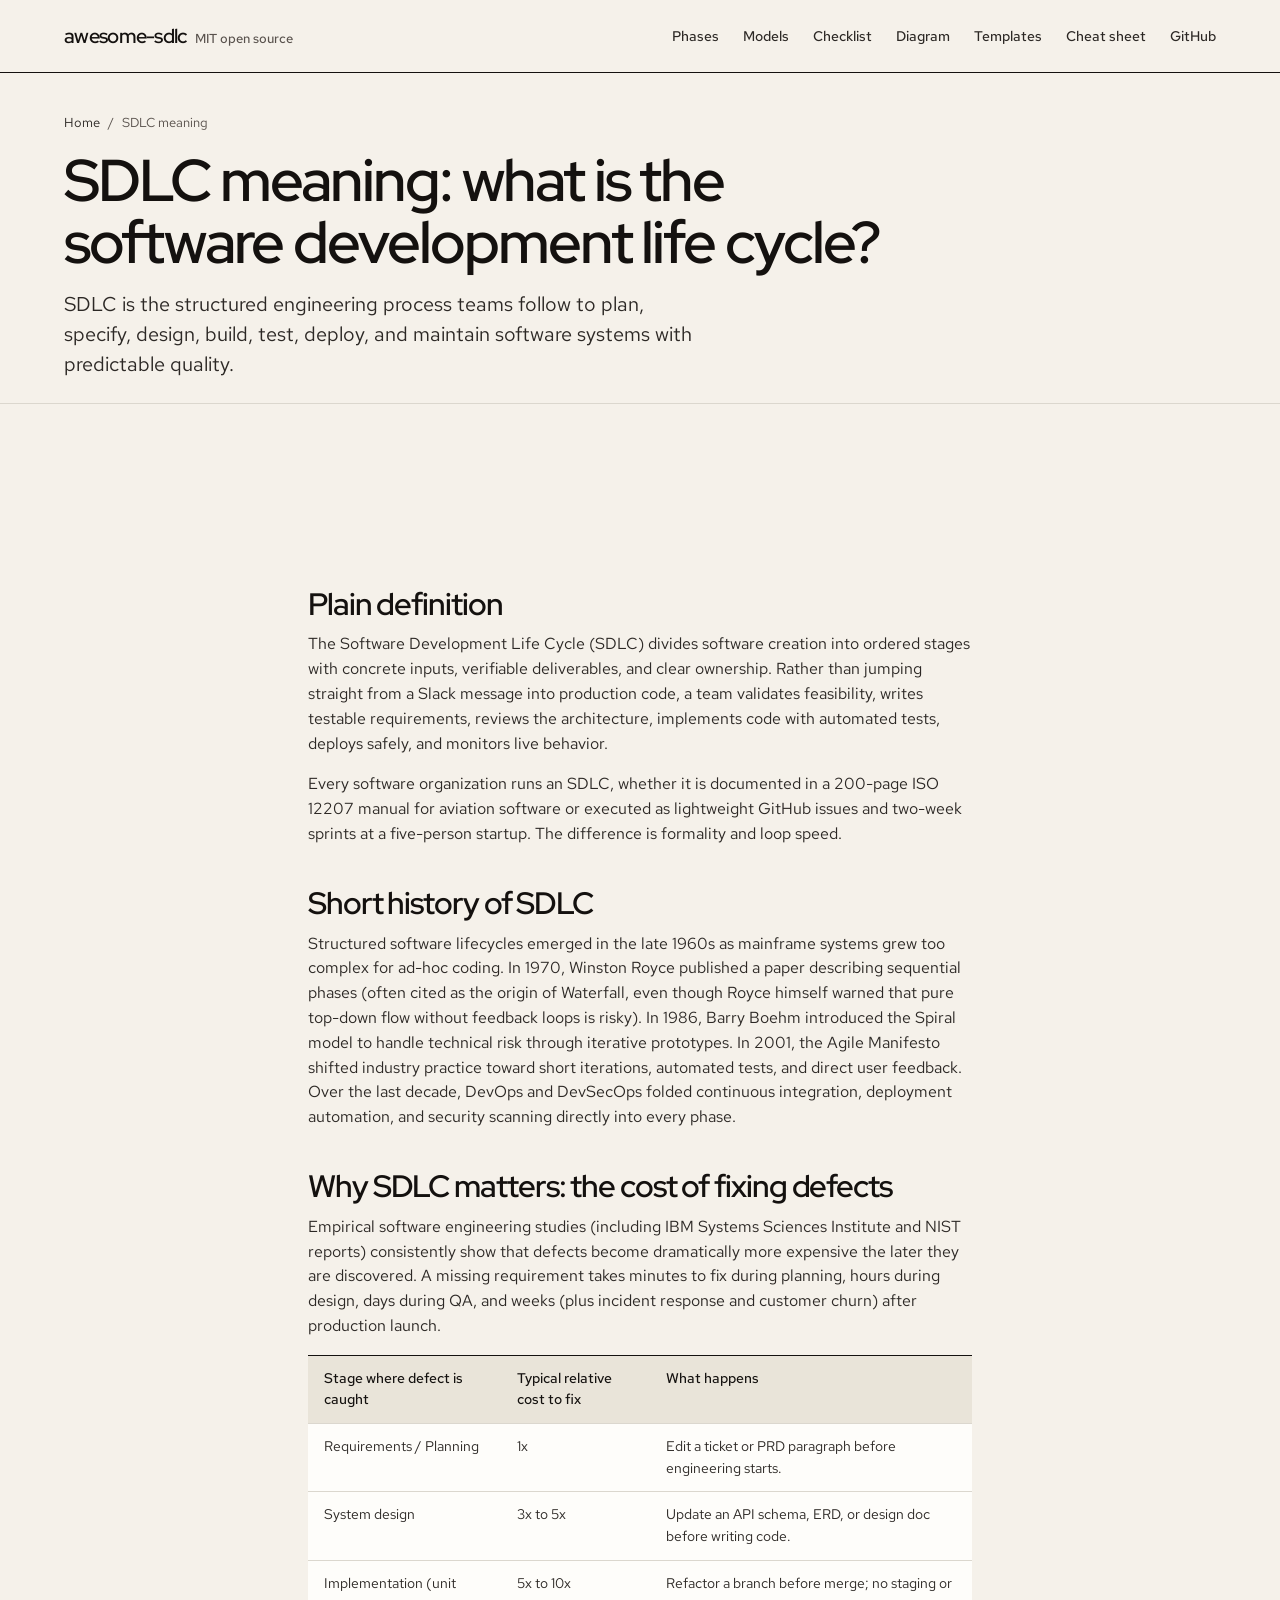
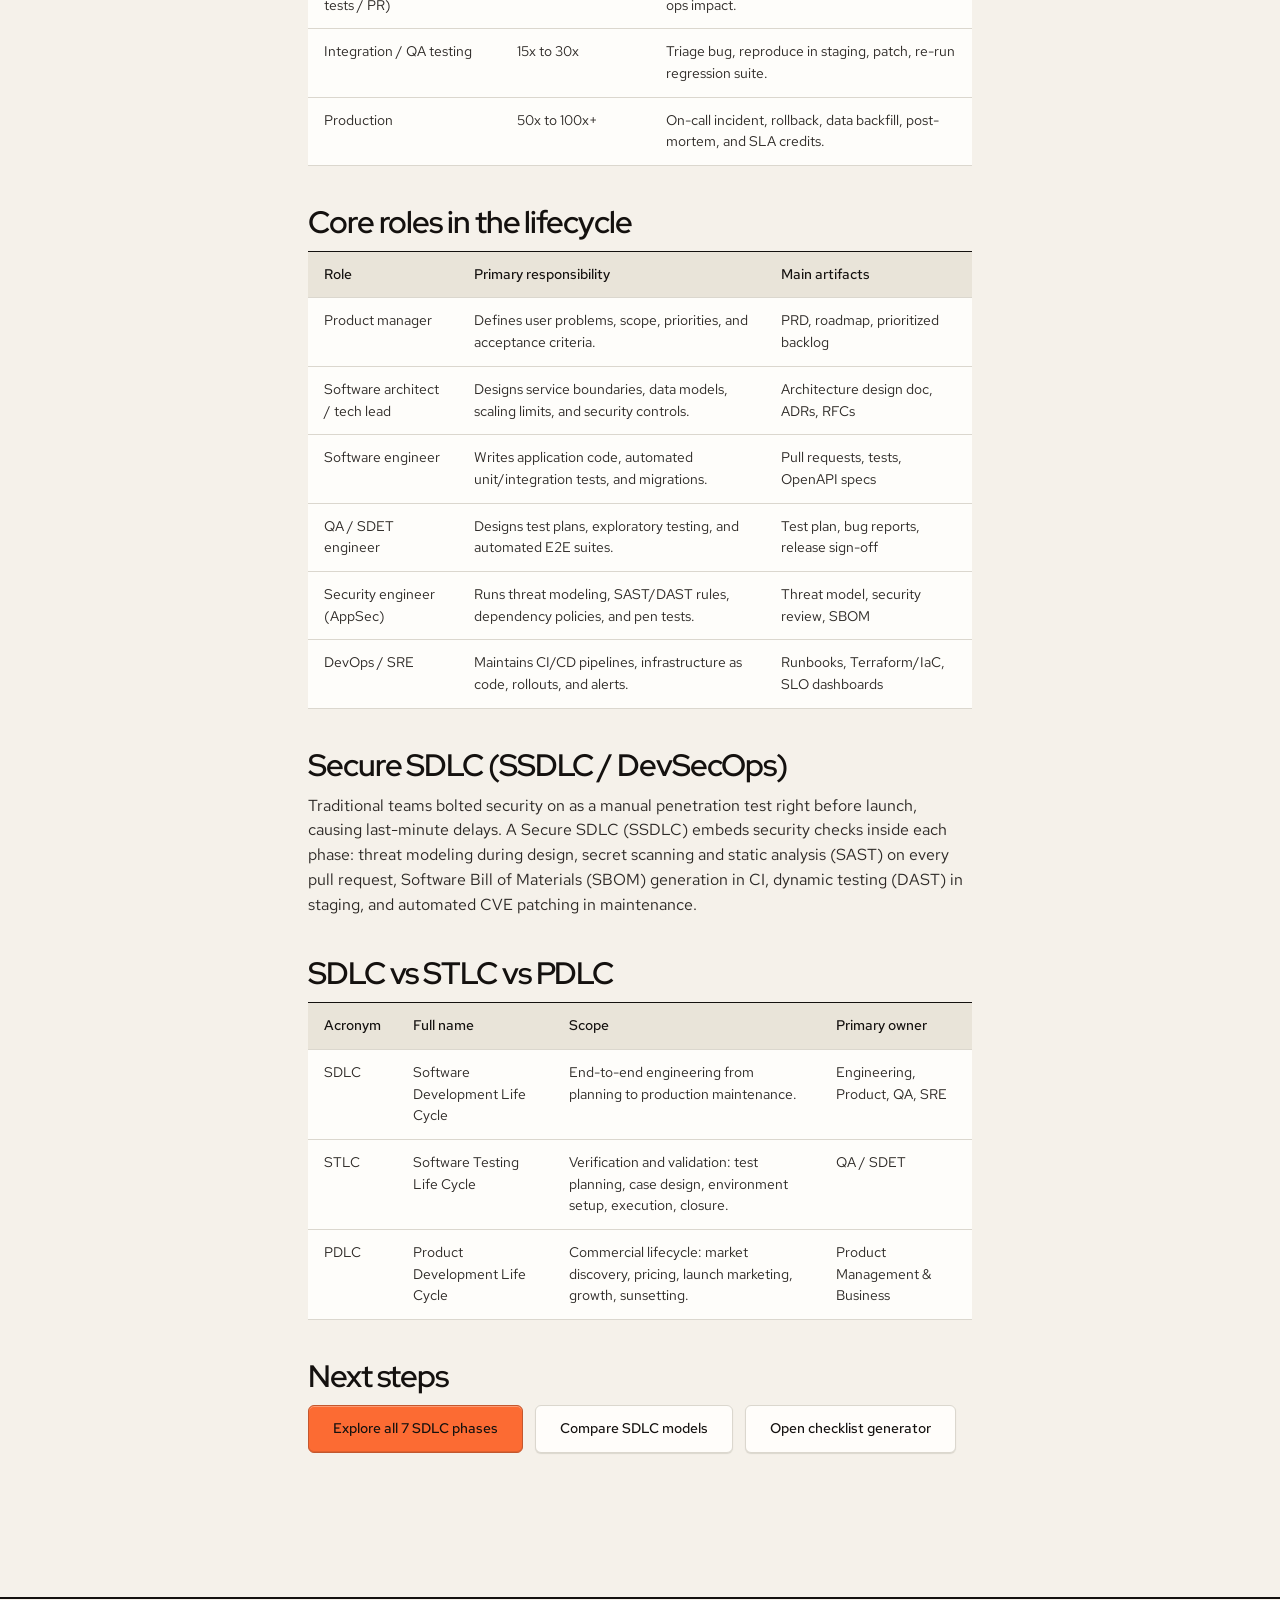
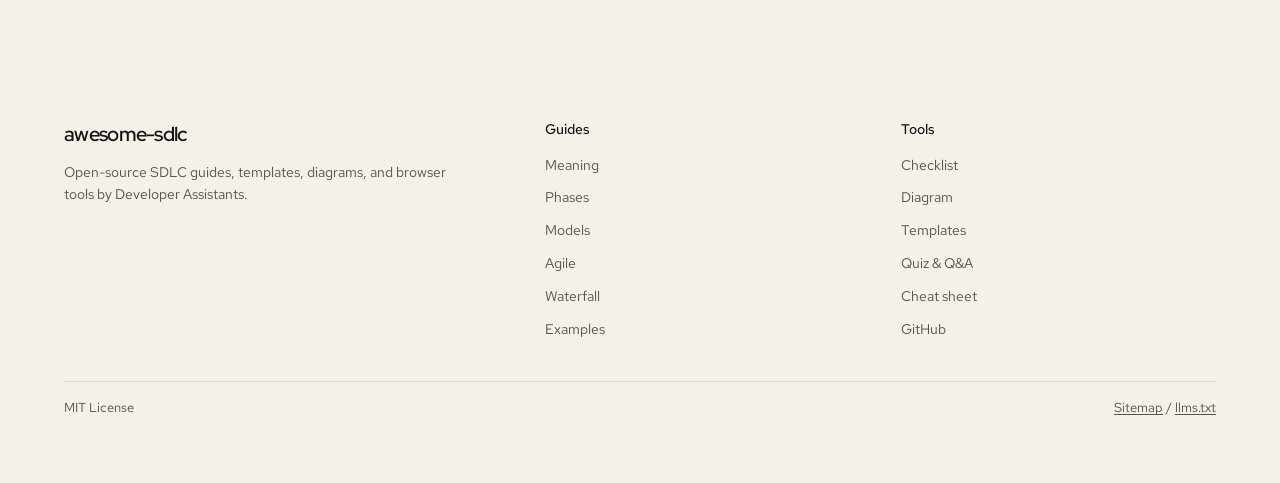
<file: docs/meaning/index.html>
<!DOCTYPE html>
<html lang="en">
<head>
  <meta charset="UTF-8">
  <meta name="viewport" content="width=device-width, initial-scale=1.0">
  <meta name="google-site-verification" content="HqgfQrEQATXaycciOAu8GzuJP8BSRHtaR1JrgBtnApU" />
  <title>SDLC Meaning: What Is the Software Development Life Cycle?</title>
  <meta name="description" content="Complete definition of the Software Development Life Cycle (SDLC): history, defect cost curve, roles, Secure SDLC (SSDLC), and SDLC vs STLC vs PDLC.">
  <link rel="canonical" href="https://developer-assistants.github.io/awesome-sdlc/meaning/">
  <meta property="og:type" content="article">
  <meta property="og:title" content="SDLC Meaning: What Is the Software Development Life Cycle?">
  <meta property="og:description" content="Complete definition of the Software Development Life Cycle (SDLC): history, defect cost curve, roles, Secure SDLC (SSDLC), and SDLC vs STLC vs PDLC.">
  <meta property="og:url" content="https://developer-assistants.github.io/awesome-sdlc/meaning/">
  <meta name="twitter:card" content="summary">
  <meta name="twitter:title" content="SDLC Meaning: What Is the Software Development Life Cycle?">
  <meta name="twitter:description" content="Complete definition of the Software Development Life Cycle (SDLC): history, defect cost curve, roles, Secure SDLC (SSDLC), and SDLC vs STLC vs PDLC.">
  <link rel="preconnect" href="https://fonts.googleapis.com">
  <link rel="preconnect" href="https://fonts.gstatic.com" crossorigin>
  <link href="https://fonts.googleapis.com/css2?family=Red+Hat+Display:wght@600&family=Red+Hat+Text:wght@400;500&family=Red+Hat+Mono:wght@400;500&display=swap" rel="stylesheet">
  <link rel="stylesheet" href="../assets/site.css">
  <script type="application/ld+json">{"@context":"https://schema.org","@type":"TechArticle","name":"SDLC Meaning: What Is the Software Development Life Cycle?","headline":"SDLC Meaning: What Is the Software Development Life Cycle?","description":"Complete definition of the Software Development Life Cycle (SDLC): history, defect cost curve, roles, Secure SDLC (SSDLC), and SDLC vs STLC vs PDLC.","url":"https://developer-assistants.github.io/awesome-sdlc/meaning/","isAccessibleForFree":true,"license":"https://opensource.org/licenses/MIT","publisher":{"@type":"Organization","name":"Developer Assistants","url":"https://github.com/developer-assistants"}}</script>
</head>
<body>
  <header class="site-header">
    <div class="container nav-bar">
      <a class="brand" href="../">
        <span>awesome-sdlc</span>
        <span class="brand-tag">MIT open source</span>
      </a>
      <nav aria-label="Primary navigation">
        <ul class="nav-list">
            <li><a href="../phases/">Phases</a></li>
            <li><a href="../models/">Models</a></li>
            <li><a href="../checklist/">Checklist</a></li>
            <li><a href="../diagram/">Diagram</a></li>
            <li><a href="../templates/">Templates</a></li>
            <li><a href="../cheat-sheet/">Cheat sheet</a></li>
            <li><a href="https://github.com/developer-assistants/awesome-sdlc">GitHub</a></li>
        </ul>
      </nav>
    </div>
  </header>

  <main>
    <section class="page-header">
      <div class="container">
        <nav class="breadcrumb" aria-label="Breadcrumb"><a href="../">Home</a> / <span>SDLC meaning</span></nav>
        <h1>SDLC meaning: what is the software development life cycle?</h1>
        <p class="lead">SDLC is the structured engineering process teams follow to plan, specify, design, build, test, deploy, and maintain software systems with predictable quality.</p>
      </div>
    </section>

    <section class="section">
      <div class="container prose">
        <h2>Plain definition</h2>
        <p>The Software Development Life Cycle (SDLC) divides software creation into ordered stages with concrete inputs, verifiable deliverables, and clear ownership. Rather than jumping straight from a Slack message into production code, a team validates feasibility, writes testable requirements, reviews the architecture, implements code with automated tests, deploys safely, and monitors live behavior.</p>
        <p>Every software organization runs an SDLC, whether it is documented in a 200-page ISO 12207 manual for aviation software or executed as lightweight GitHub issues and two-week sprints at a five-person startup. The difference is formality and loop speed.</p>

        <h2>Short history of SDLC</h2>
        <p>Structured software lifecycles emerged in the late 1960s as mainframe systems grew too complex for ad-hoc coding. In 1970, Winston Royce published a paper describing sequential phases (often cited as the origin of Waterfall, even though Royce himself warned that pure top-down flow without feedback loops is risky). In 1986, Barry Boehm introduced the Spiral model to handle technical risk through iterative prototypes. In 2001, the Agile Manifesto shifted industry practice toward short iterations, automated tests, and direct user feedback. Over the last decade, DevOps and DevSecOps folded continuous integration, deployment automation, and security scanning directly into every phase.</p>

        <h2>Why SDLC matters: the cost of fixing defects</h2>
        <p>Empirical software engineering studies (including IBM Systems Sciences Institute and NIST reports) consistently show that defects become dramatically more expensive the later they are discovered. A missing requirement takes minutes to fix during planning, hours during design, days during QA, and weeks (plus incident response and customer churn) after production launch.</p>
        <div class="table-wrap">
          <table class="data-table">
            <thead>
              <tr><th>Stage where defect is caught</th><th>Typical relative cost to fix</th><th>What happens</th></tr>
            </thead>
            <tbody>
              <tr><td>Requirements / Planning</td><td>1x</td><td>Edit a ticket or PRD paragraph before engineering starts.</td></tr>
              <tr><td>System design</td><td>3x to 5x</td><td>Update an API schema, ERD, or design doc before writing code.</td></tr>
              <tr><td>Implementation (unit tests / PR)</td><td>5x to 10x</td><td>Refactor a branch before merge; no staging or ops impact.</td></tr>
              <tr><td>Integration / QA testing</td><td>15x to 30x</td><td>Triage bug, reproduce in staging, patch, re-run regression suite.</td></tr>
              <tr><td>Production</td><td>50x to 100x+</td><td>On-call incident, rollback, data backfill, post-mortem, and SLA credits.</td></tr>
            </tbody>
          </table>
        </div>

        <h2>Core roles in the lifecycle</h2>
        <div class="table-wrap">
          <table class="data-table">
            <thead>
              <tr><th>Role</th><th>Primary responsibility</th><th>Main artifacts</th></tr>
            </thead>
            <tbody>
              <tr><td>Product manager</td><td>Defines user problems, scope, priorities, and acceptance criteria.</td><td>PRD, roadmap, prioritized backlog</td></tr>
              <tr><td>Software architect / tech lead</td><td>Designs service boundaries, data models, scaling limits, and security controls.</td><td>Architecture design doc, ADRs, RFCs</td></tr>
              <tr><td>Software engineer</td><td>Writes application code, automated unit/integration tests, and migrations.</td><td>Pull requests, tests, OpenAPI specs</td></tr>
              <tr><td>QA / SDET engineer</td><td>Designs test plans, exploratory testing, and automated E2E suites.</td><td>Test plan, bug reports, release sign-off</td></tr>
              <tr><td>Security engineer (AppSec)</td><td>Runs threat modeling, SAST/DAST rules, dependency policies, and pen tests.</td><td>Threat model, security review, SBOM</td></tr>
              <tr><td>DevOps / SRE</td><td>Maintains CI/CD pipelines, infrastructure as code, rollouts, and alerts.</td><td>Runbooks, Terraform/IaC, SLO dashboards</td></tr>
            </tbody>
          </table>
        </div>

        <h2>Secure SDLC (SSDLC / DevSecOps)</h2>
        <p>Traditional teams bolted security on as a manual penetration test right before launch, causing last-minute delays. A Secure SDLC (SSDLC) embeds security checks inside each phase: threat modeling during design, secret scanning and static analysis (SAST) on every pull request, Software Bill of Materials (SBOM) generation in CI, dynamic testing (DAST) in staging, and automated CVE patching in maintenance.</p>

        <h2>SDLC vs STLC vs PDLC</h2>
        <div class="table-wrap">
          <table class="data-table">
            <thead>
              <tr><th>Acronym</th><th>Full name</th><th>Scope</th><th>Primary owner</th></tr>
            </thead>
            <tbody>
              <tr><td>SDLC</td><td>Software Development Life Cycle</td><td>End-to-end engineering from planning to production maintenance.</td><td>Engineering, Product, QA, SRE</td></tr>
              <tr><td>STLC</td><td>Software Testing Life Cycle</td><td>Verification and validation: test planning, case design, environment setup, execution, closure.</td><td>QA / SDET</td></tr>
              <tr><td>PDLC</td><td>Product Development Life Cycle</td><td>Commercial lifecycle: market discovery, pricing, launch marketing, growth, sunsetting.</td><td>Product Management &amp; Business</td></tr>
            </tbody>
          </table>
        </div>

        <h2>Next steps</h2>
        <div class="btn-row">
          <a class="btn btn--primary" href="../phases/">Explore all 7 SDLC phases</a>
          <a class="btn" href="../models/">Compare SDLC models</a>
          <a class="btn" href="../checklist/">Open checklist generator</a>
        </div>
      </div>
    </section>
  </main>

  <footer class="site-footer">
    <div class="container">
      <div class="footer-grid">
        <div>
          <a class="brand" href="../">awesome-sdlc</a>
          <p class="footer-note">Open-source SDLC guides, templates, diagrams, and browser tools by Developer Assistants.</p>
        </div>
        <div>
          <div class="footer-col-title">Guides</div>
          <ul class="footer-links">
            <li><a href="../meaning/">Meaning</a></li>
            <li><a href="../phases/">Phases</a></li>
            <li><a href="../models/">Models</a></li>
            <li><a href="../agile/">Agile</a></li>
            <li><a href="../waterfall/">Waterfall</a></li>
            <li><a href="../examples/">Examples</a></li>
          </ul>
        </div>
        <div>
          <div class="footer-col-title">Tools</div>
          <ul class="footer-links">
            <li><a href="../checklist/">Checklist</a></li>
            <li><a href="../diagram/">Diagram</a></li>
            <li><a href="../templates/">Templates</a></li>
            <li><a href="../interview-questions/">Quiz &amp; Q&amp;A</a></li>
            <li><a href="../cheat-sheet/">Cheat sheet</a></li>
            <li><a href="https://github.com/developer-assistants/awesome-sdlc">GitHub</a></li>
          </ul>
        </div>
      </div>
      <div class="footer-bottom">
        <span>MIT License</span>
        <span><a href="../sitemap.xml">Sitemap</a> / <a href="../llms.txt">llms.txt</a></span>
      </div>
    </div>
  </footer>

  <script src="../assets/tools.js" defer></script>
</body>
</html>
</file>
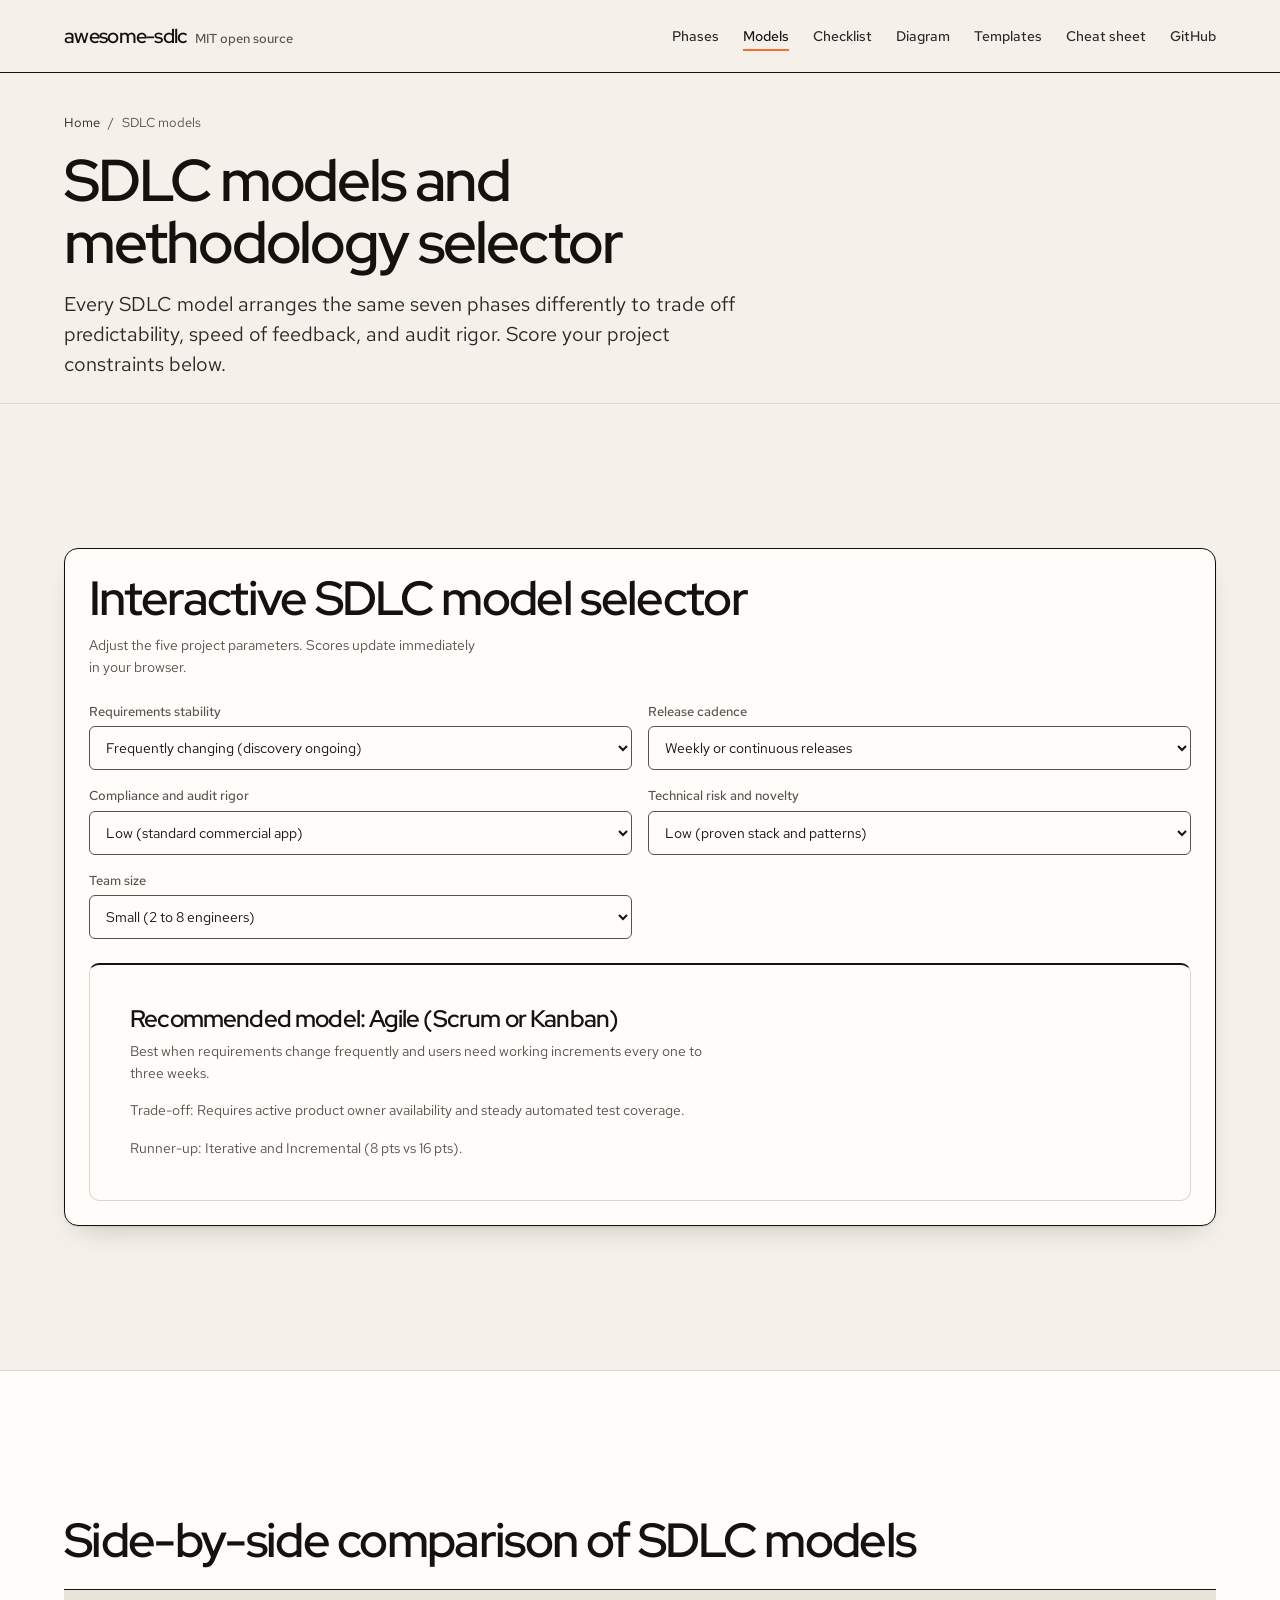
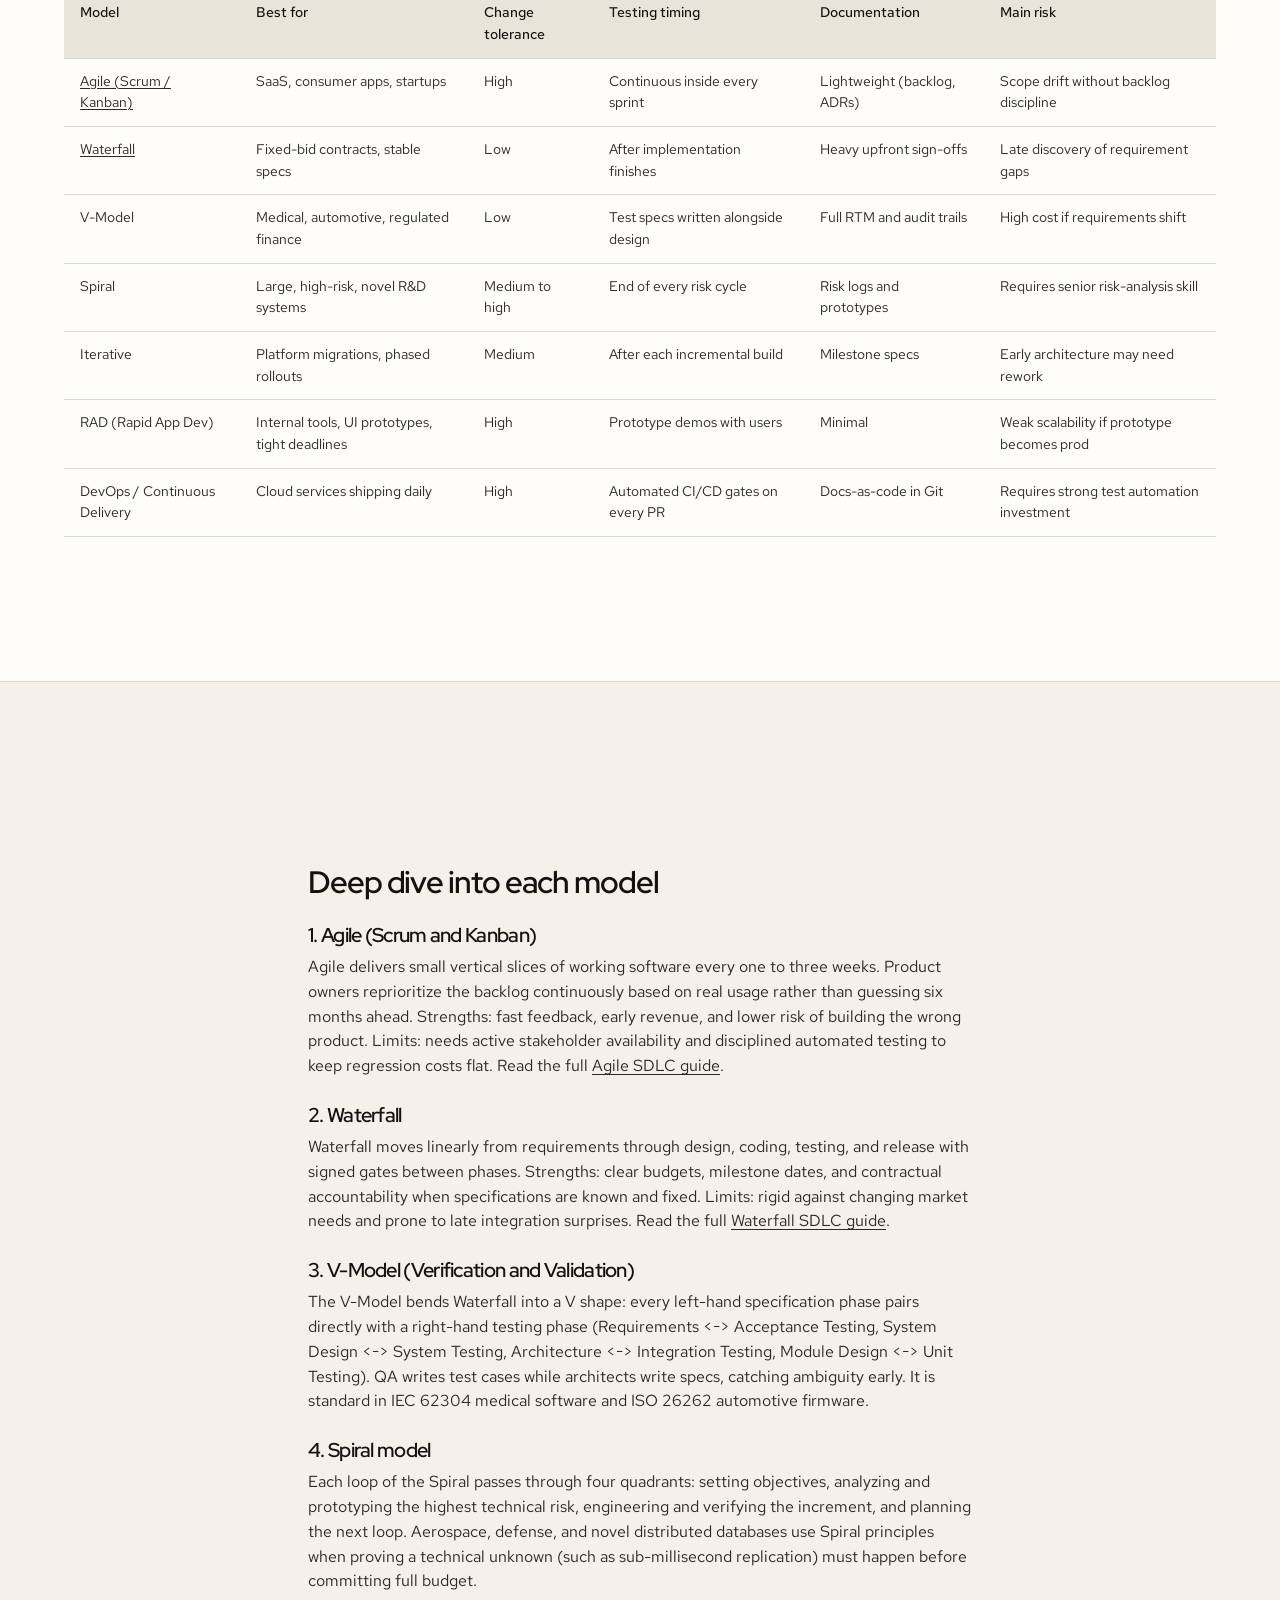
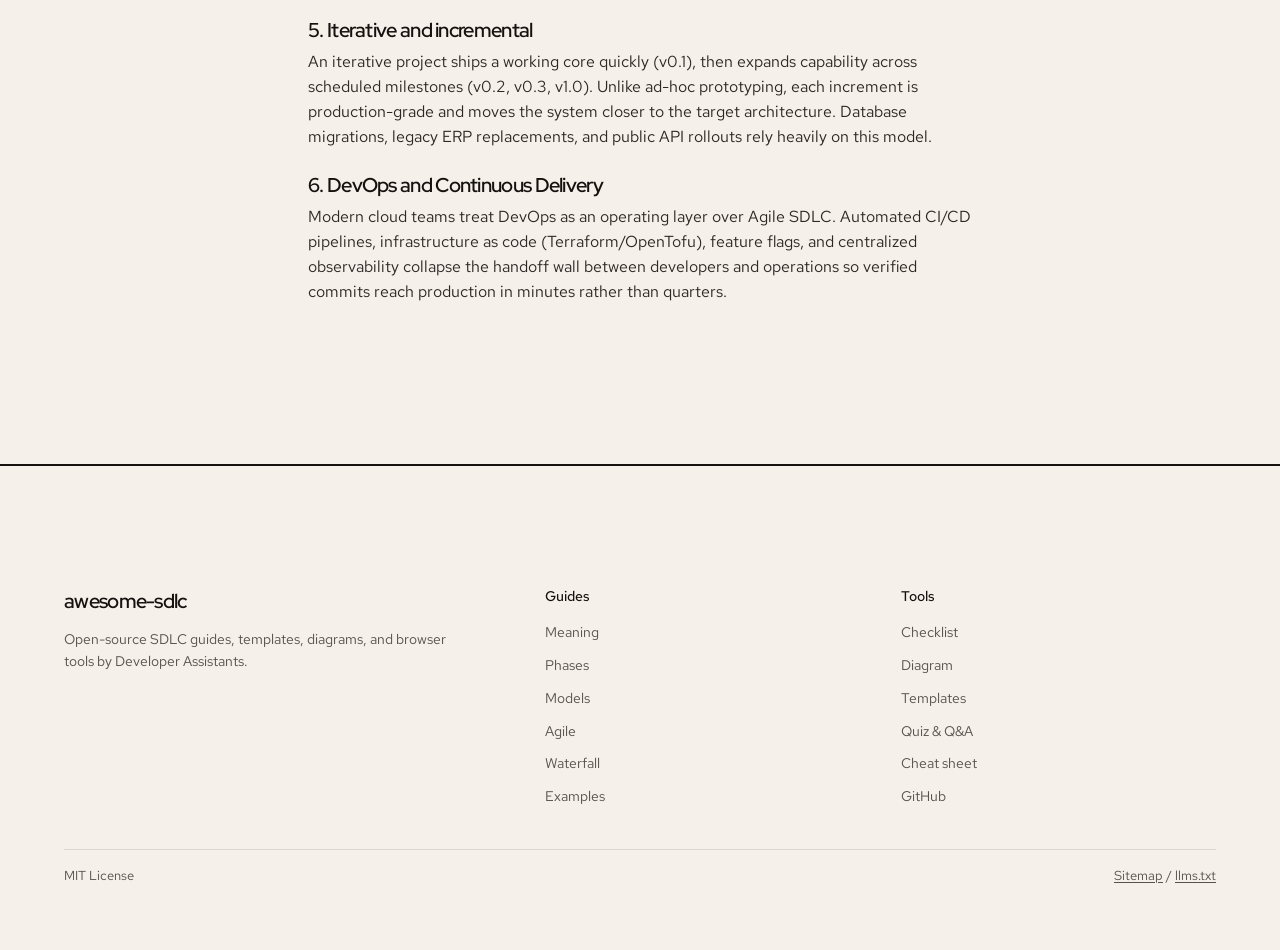
<file: docs/models/index.html>
<!DOCTYPE html>
<html lang="en">
<head>
  <meta charset="UTF-8">
  <meta name="viewport" content="width=device-width, initial-scale=1.0">
  <meta name="google-site-verification" content="HqgfQrEQATXaycciOAu8GzuJP8BSRHtaR1JrgBtnApU" />
  <title>SDLC Models Compared: Waterfall, Agile, V-Model, Spiral, Iterative & DevOps</title>
  <meta name="description" content="Compare all major SDLC models (Waterfall, Agile, V-Model, Spiral, Iterative, RAD, DevOps) and use the interactive SDLC Model Selector to pick the right methodology.">
  <link rel="canonical" href="https://developer-assistants.github.io/awesome-sdlc/models/">
  <meta property="og:type" content="article">
  <meta property="og:title" content="SDLC Models Compared: Waterfall, Agile, V-Model, Spiral, Iterative & DevOps">
  <meta property="og:description" content="Compare all major SDLC models (Waterfall, Agile, V-Model, Spiral, Iterative, RAD, DevOps) and use the interactive SDLC Model Selector to pick the right methodology.">
  <meta property="og:url" content="https://developer-assistants.github.io/awesome-sdlc/models/">
  <meta name="twitter:card" content="summary">
  <meta name="twitter:title" content="SDLC Models Compared: Waterfall, Agile, V-Model, Spiral, Iterative & DevOps">
  <meta name="twitter:description" content="Compare all major SDLC models (Waterfall, Agile, V-Model, Spiral, Iterative, RAD, DevOps) and use the interactive SDLC Model Selector to pick the right methodology.">
  <link rel="preconnect" href="https://fonts.googleapis.com">
  <link rel="preconnect" href="https://fonts.gstatic.com" crossorigin>
  <link href="https://fonts.googleapis.com/css2?family=Red+Hat+Display:wght@600&family=Red+Hat+Text:wght@400;500&family=Red+Hat+Mono:wght@400;500&display=swap" rel="stylesheet">
  <link rel="stylesheet" href="../assets/site.css">
  <script type="application/ld+json">{"@context":"https://schema.org","@type":"TechArticle","name":"SDLC Models Compared: Waterfall, Agile, V-Model, Spiral, Iterative & DevOps","headline":"SDLC Models Compared: Waterfall, Agile, V-Model, Spiral, Iterative & DevOps","description":"Compare all major SDLC models (Waterfall, Agile, V-Model, Spiral, Iterative, RAD, DevOps) and use the interactive SDLC Model Selector to pick the right methodology.","url":"https://developer-assistants.github.io/awesome-sdlc/models/","isAccessibleForFree":true,"license":"https://opensource.org/licenses/MIT","publisher":{"@type":"Organization","name":"Developer Assistants","url":"https://github.com/developer-assistants"}}</script>
</head>
<body>
  <header class="site-header">
    <div class="container nav-bar">
      <a class="brand" href="../">
        <span>awesome-sdlc</span>
        <span class="brand-tag">MIT open source</span>
      </a>
      <nav aria-label="Primary navigation">
        <ul class="nav-list">
            <li><a href="../phases/">Phases</a></li>
            <li><a href="../models/" aria-current="page">Models</a></li>
            <li><a href="../checklist/">Checklist</a></li>
            <li><a href="../diagram/">Diagram</a></li>
            <li><a href="../templates/">Templates</a></li>
            <li><a href="../cheat-sheet/">Cheat sheet</a></li>
            <li><a href="https://github.com/developer-assistants/awesome-sdlc">GitHub</a></li>
        </ul>
      </nav>
    </div>
  </header>

  <main>
    <section class="page-header">
      <div class="container">
        <nav class="breadcrumb" aria-label="Breadcrumb"><a href="../">Home</a> / <span>SDLC models</span></nav>
        <h1>SDLC models and methodology selector</h1>
        <p class="lead">Every SDLC model arranges the same seven phases differently to trade off predictability, speed of feedback, and audit rigor. Score your project constraints below.</p>
      </div>
    </section>

    <section class="section">
      <div class="container">
        <div class="tool-panel" data-model-selector>
          <h2>Interactive SDLC model selector</h2>
          <p class="footer-note" style="margin-bottom: var(--space-lg);">Adjust the five project parameters. Scores update immediately in your browser.</p>
          <form>
            <div class="field-grid">
              <div class="field">
                <label for="ms-stability">Requirements stability</label>
                <select id="ms-stability" name="stability">
                  <option value="changing">Frequently changing (discovery ongoing)</option>
                  <option value="mixed">Core is fixed, details evolve</option>
                  <option value="fixed">Fixed and signed off up front</option>
                </select>
              </div>
              <div class="field">
                <label for="ms-cadence">Release cadence</label>
                <select id="ms-cadence" name="cadence">
                  <option value="continuous">Weekly or continuous releases</option>
                  <option value="milestone">Planned quarterly milestones</option>
                  <option value="single">Single major launch</option>
                </select>
              </div>
              <div class="field">
                <label for="ms-compliance">Compliance and audit rigor</label>
                <select id="ms-compliance" name="compliance">
                  <option value="low">Low (standard commercial app)</option>
                  <option value="medium">Medium (SOC 2 / GDPR)</option>
                  <option value="high">High (medical, aerospace, banking)</option>
                </select>
              </div>
              <div class="field">
                <label for="ms-risk">Technical risk and novelty</label>
                <select id="ms-risk" name="risk">
                  <option value="low">Low (proven stack and patterns)</option>
                  <option value="medium">Medium (some new integrations)</option>
                  <option value="high">High (unproven R&amp;D or scale)</option>
                </select>
              </div>
              <div class="field">
                <label for="ms-team">Team size</label>
                <select id="ms-team" name="team">
                  <option value="small">Small (2 to 8 engineers)</option>
                  <option value="medium">Medium (9 to 30 engineers)</option>
                  <option value="large">Large (30+ engineers, multiple vendors)</option>
                </select>
              </div>
            </div>
          </form>
          <div data-selector-result aria-live="polite"></div>
        </div>
      </div>
    </section>

    <section class="section section--alt">
      <div class="container">
        <h2>Side-by-side comparison of SDLC models</h2>
        <div class="table-wrap" style="margin-top: var(--space-lg);">
          <table class="data-table">
            <thead>
              <tr><th>Model</th><th>Best for</th><th>Change tolerance</th><th>Testing timing</th><th>Documentation</th><th>Main risk</th></tr>
            </thead>
            <tbody>
              <tr><td><a href="../agile/">Agile (Scrum / Kanban)</a></td><td>SaaS, consumer apps, startups</td><td>High</td><td>Continuous inside every sprint</td><td>Lightweight (backlog, ADRs)</td><td>Scope drift without backlog discipline</td></tr>
              <tr><td><a href="../waterfall/">Waterfall</a></td><td>Fixed-bid contracts, stable specs</td><td>Low</td><td>After implementation finishes</td><td>Heavy upfront sign-offs</td><td>Late discovery of requirement gaps</td></tr>
              <tr><td>V-Model</td><td>Medical, automotive, regulated finance</td><td>Low</td><td>Test specs written alongside design</td><td>Full RTM and audit trails</td><td>High cost if requirements shift</td></tr>
              <tr><td>Spiral</td><td>Large, high-risk, novel R&amp;D systems</td><td>Medium to high</td><td>End of every risk cycle</td><td>Risk logs and prototypes</td><td>Requires senior risk-analysis skill</td></tr>
              <tr><td>Iterative</td><td>Platform migrations, phased rollouts</td><td>Medium</td><td>After each incremental build</td><td>Milestone specs</td><td>Early architecture may need rework</td></tr>
              <tr><td>RAD (Rapid App Dev)</td><td>Internal tools, UI prototypes, tight deadlines</td><td>High</td><td>Prototype demos with users</td><td>Minimal</td><td>Weak scalability if prototype becomes prod</td></tr>
              <tr><td>DevOps / Continuous Delivery</td><td>Cloud services shipping daily</td><td>High</td><td>Automated CI/CD gates on every PR</td><td>Docs-as-code in Git</td><td>Requires strong test automation investment</td></tr>
            </tbody>
          </table>
        </div>
      </div>
    </section>

    <section class="section">
      <div class="container prose">
        <h2>Deep dive into each model</h2>

        <h3>1. Agile (Scrum and Kanban)</h3>
        <p>Agile delivers small vertical slices of working software every one to three weeks. Product owners reprioritize the backlog continuously based on real usage rather than guessing six months ahead. Strengths: fast feedback, early revenue, and lower risk of building the wrong product. Limits: needs active stakeholder availability and disciplined automated testing to keep regression costs flat. Read the full <a href="../agile/">Agile SDLC guide</a>.</p>

        <h3>2. Waterfall</h3>
        <p>Waterfall moves linearly from requirements through design, coding, testing, and release with signed gates between phases. Strengths: clear budgets, milestone dates, and contractual accountability when specifications are known and fixed. Limits: rigid against changing market needs and prone to late integration surprises. Read the full <a href="../waterfall/">Waterfall SDLC guide</a>.</p>

        <h3>3. V-Model (Verification and Validation)</h3>
        <p>The V-Model bends Waterfall into a V shape: every left-hand specification phase pairs directly with a right-hand testing phase (Requirements <-> Acceptance Testing, System Design <-> System Testing, Architecture <-> Integration Testing, Module Design <-> Unit Testing). QA writes test cases while architects write specs, catching ambiguity early. It is standard in IEC 62304 medical software and ISO 26262 automotive firmware.</p>

        <h3>4. Spiral model</h3>
        <p>Each loop of the Spiral passes through four quadrants: setting objectives, analyzing and prototyping the highest technical risk, engineering and verifying the increment, and planning the next loop. Aerospace, defense, and novel distributed databases use Spiral principles when proving a technical unknown (such as sub-millisecond replication) must happen before committing full budget.</p>

        <h3>5. Iterative and incremental</h3>
        <p>An iterative project ships a working core quickly (v0.1), then expands capability across scheduled milestones (v0.2, v0.3, v1.0). Unlike ad-hoc prototyping, each increment is production-grade and moves the system closer to the target architecture. Database migrations, legacy ERP replacements, and public API rollouts rely heavily on this model.</p>

        <h3>6. DevOps and Continuous Delivery</h3>
        <p>Modern cloud teams treat DevOps as an operating layer over Agile SDLC. Automated CI/CD pipelines, infrastructure as code (Terraform/OpenTofu), feature flags, and centralized observability collapse the handoff wall between developers and operations so verified commits reach production in minutes rather than quarters.</p>
      </div>
    </section>
  </main>

  <footer class="site-footer">
    <div class="container">
      <div class="footer-grid">
        <div>
          <a class="brand" href="../">awesome-sdlc</a>
          <p class="footer-note">Open-source SDLC guides, templates, diagrams, and browser tools by Developer Assistants.</p>
        </div>
        <div>
          <div class="footer-col-title">Guides</div>
          <ul class="footer-links">
            <li><a href="../meaning/">Meaning</a></li>
            <li><a href="../phases/">Phases</a></li>
            <li><a href="../models/">Models</a></li>
            <li><a href="../agile/">Agile</a></li>
            <li><a href="../waterfall/">Waterfall</a></li>
            <li><a href="../examples/">Examples</a></li>
          </ul>
        </div>
        <div>
          <div class="footer-col-title">Tools</div>
          <ul class="footer-links">
            <li><a href="../checklist/">Checklist</a></li>
            <li><a href="../diagram/">Diagram</a></li>
            <li><a href="../templates/">Templates</a></li>
            <li><a href="../interview-questions/">Quiz &amp; Q&amp;A</a></li>
            <li><a href="../cheat-sheet/">Cheat sheet</a></li>
            <li><a href="https://github.com/developer-assistants/awesome-sdlc">GitHub</a></li>
          </ul>
        </div>
      </div>
      <div class="footer-bottom">
        <span>MIT License</span>
        <span><a href="../sitemap.xml">Sitemap</a> / <a href="../llms.txt">llms.txt</a></span>
      </div>
    </div>
  </footer>

  <script src="../assets/tools.js" defer></script>
</body>
</html>
</file>
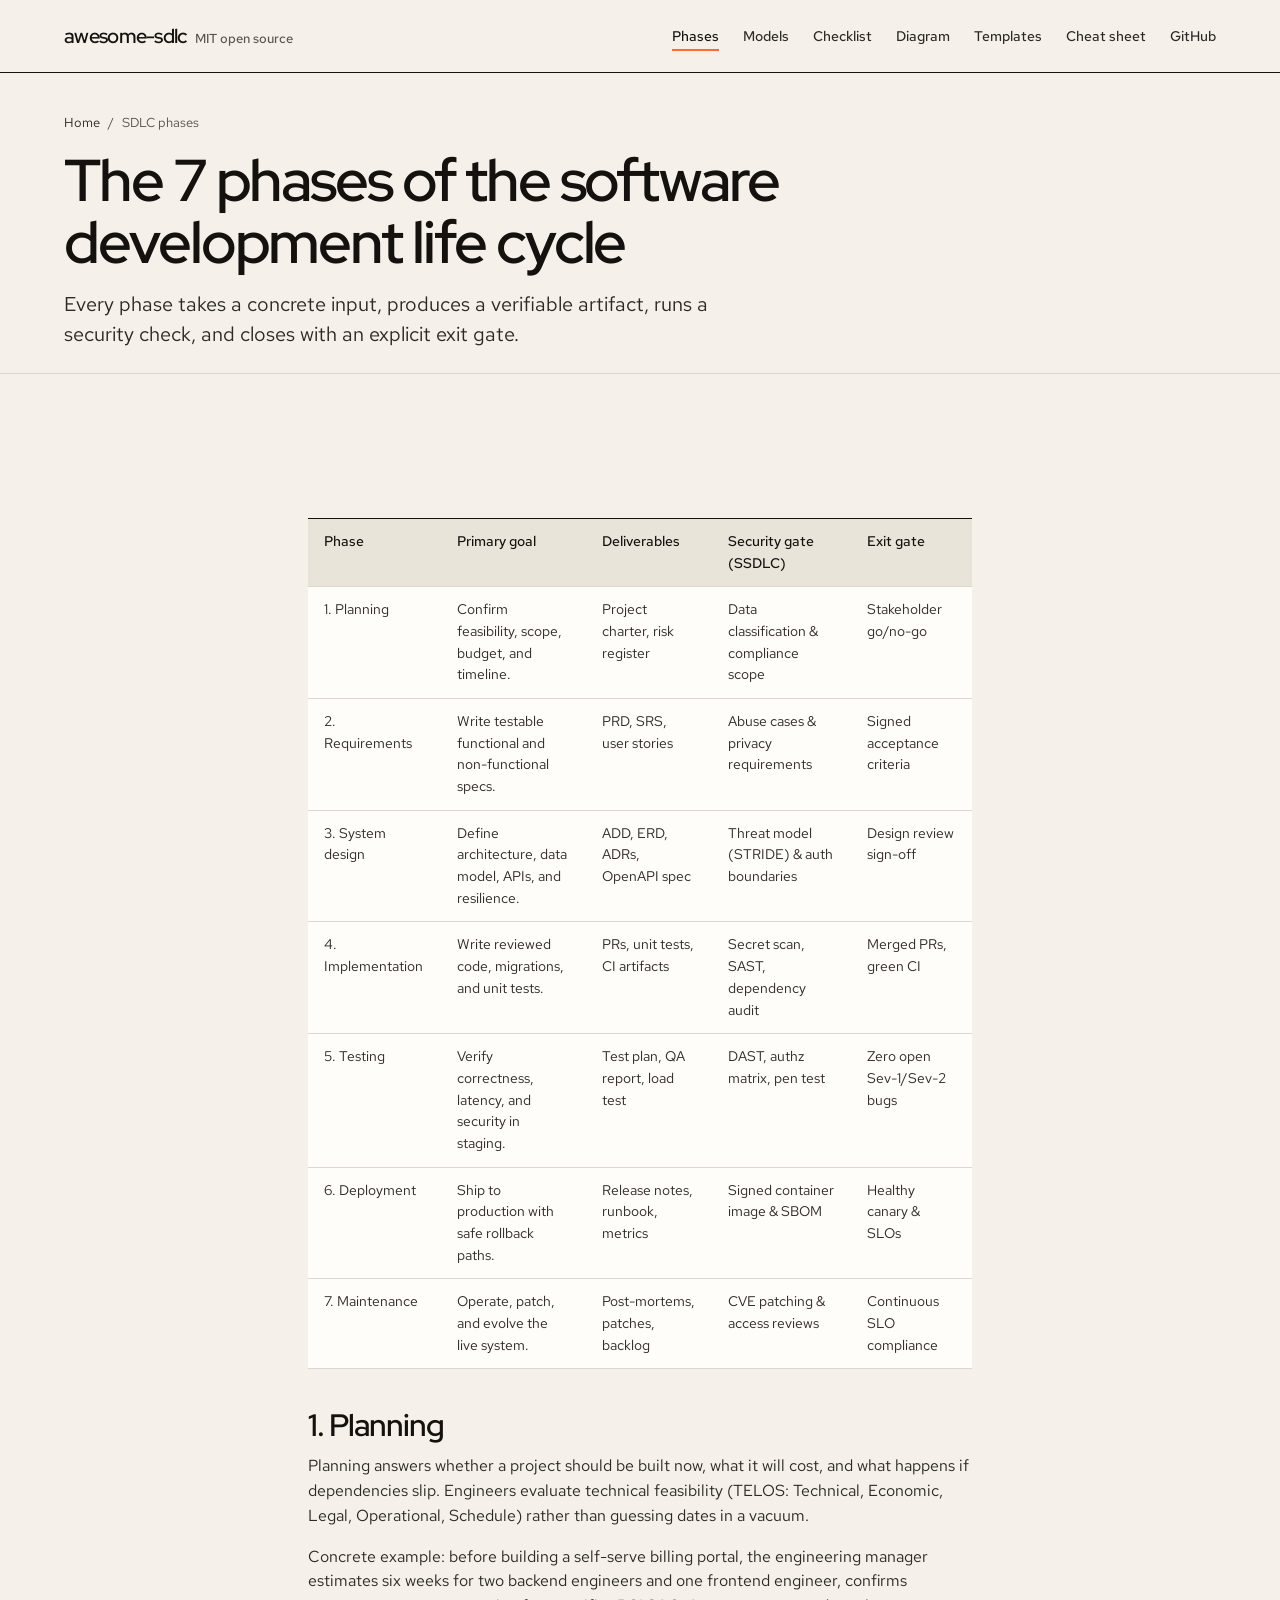
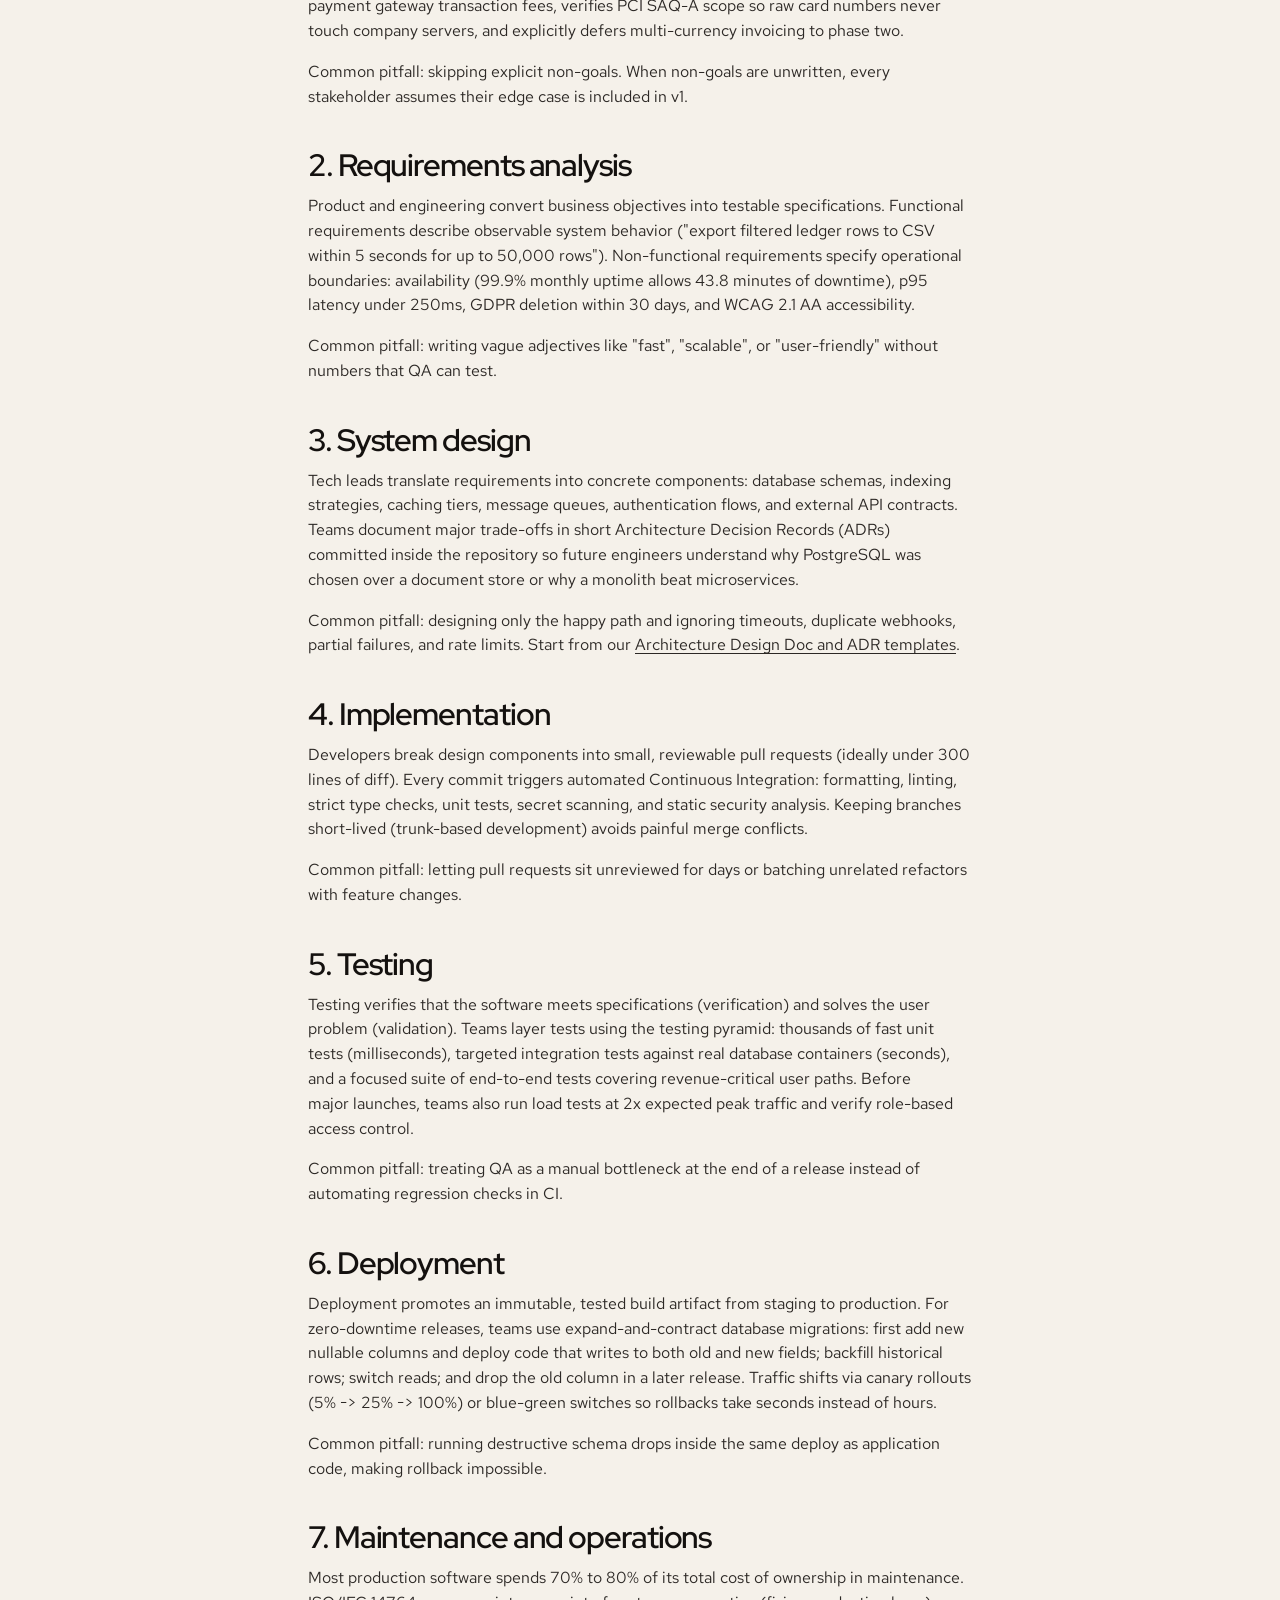
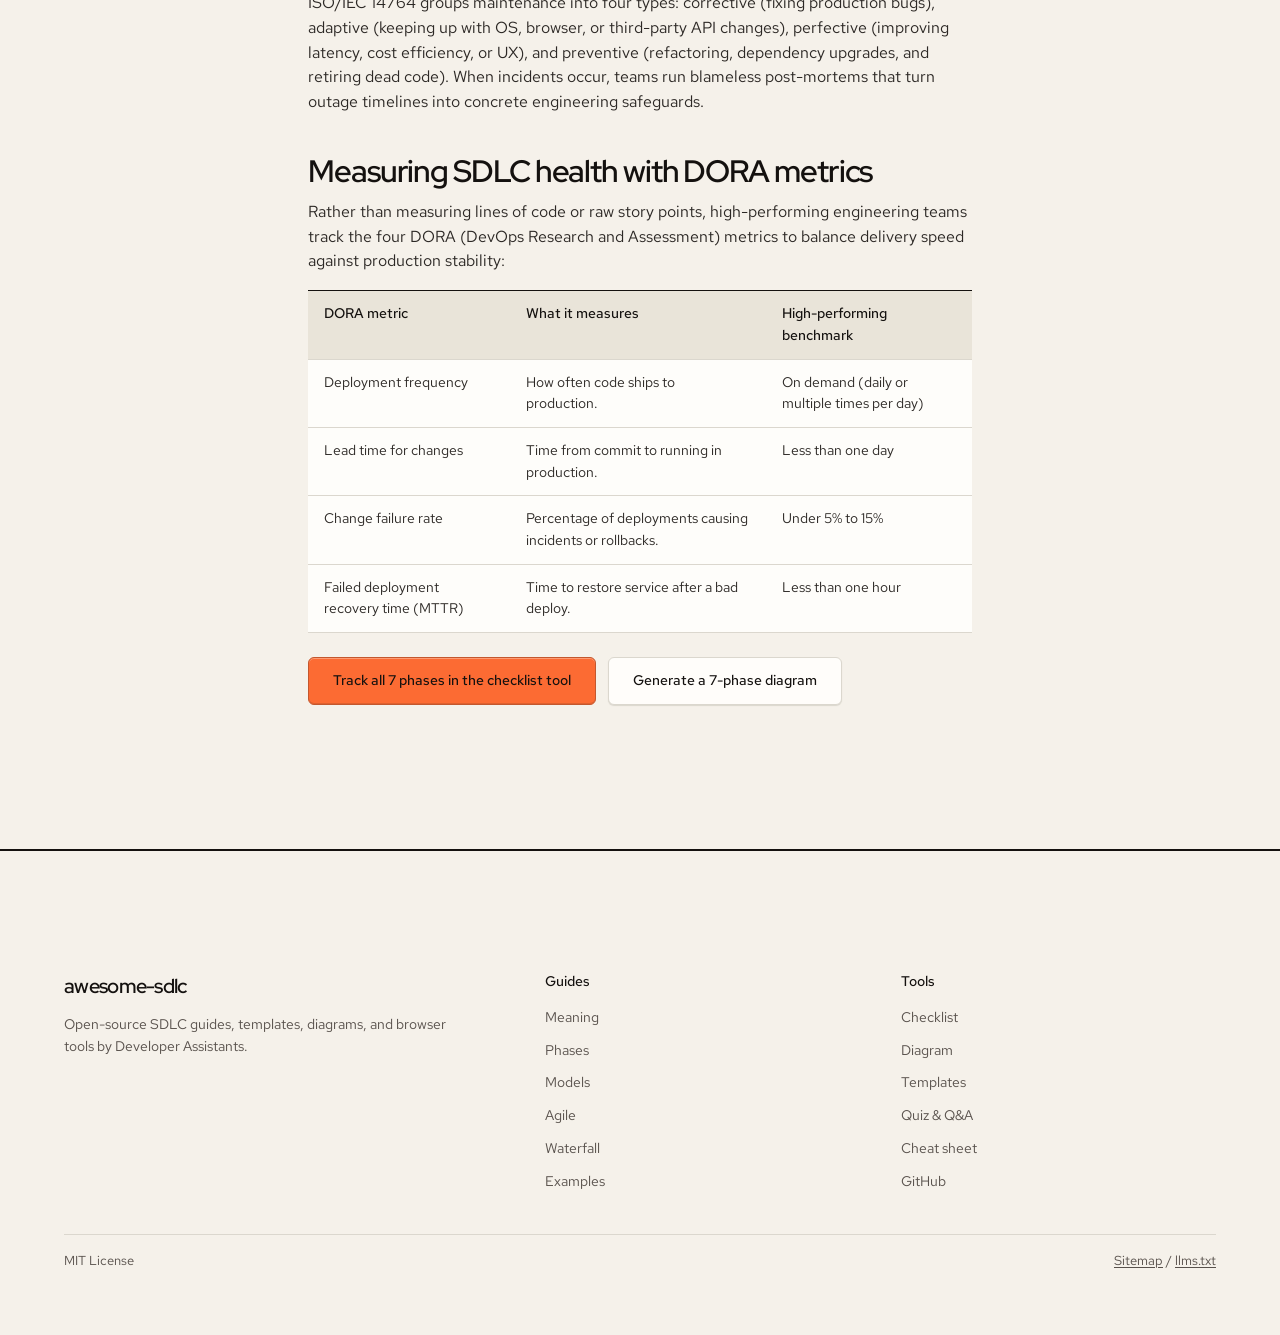
<file: docs/phases/index.html>
<!DOCTYPE html>
<html lang="en">
<head>
  <meta charset="UTF-8">
  <meta name="viewport" content="width=device-width, initial-scale=1.0">
  <meta name="google-site-verification" content="HqgfQrEQATXaycciOAu8GzuJP8BSRHtaR1JrgBtnApU" />
  <title>7 SDLC Phases Explained with Deliverables, Pitfalls & DORA Metrics</title>
  <meta name="description" content="Deep engineering guide to all 7 phases of the Software Development Life Cycle: Planning, Requirements, Design, Implementation, Testing, Deployment, Maintenance, plus SSDLC and DORA metrics.">
  <link rel="canonical" href="https://developer-assistants.github.io/awesome-sdlc/phases/">
  <meta property="og:type" content="article">
  <meta property="og:title" content="7 SDLC Phases Explained with Deliverables, Pitfalls & DORA Metrics">
  <meta property="og:description" content="Deep engineering guide to all 7 phases of the Software Development Life Cycle: Planning, Requirements, Design, Implementation, Testing, Deployment, Maintenance, plus SSDLC and DORA metrics.">
  <meta property="og:url" content="https://developer-assistants.github.io/awesome-sdlc/phases/">
  <meta name="twitter:card" content="summary">
  <meta name="twitter:title" content="7 SDLC Phases Explained with Deliverables, Pitfalls & DORA Metrics">
  <meta name="twitter:description" content="Deep engineering guide to all 7 phases of the Software Development Life Cycle: Planning, Requirements, Design, Implementation, Testing, Deployment, Maintenance, plus SSDLC and DORA metrics.">
  <link rel="preconnect" href="https://fonts.googleapis.com">
  <link rel="preconnect" href="https://fonts.gstatic.com" crossorigin>
  <link href="https://fonts.googleapis.com/css2?family=Red+Hat+Display:wght@600&family=Red+Hat+Text:wght@400;500&family=Red+Hat+Mono:wght@400;500&display=swap" rel="stylesheet">
  <link rel="stylesheet" href="../assets/site.css">
  <script type="application/ld+json">{"@context":"https://schema.org","@type":"TechArticle","name":"7 SDLC Phases Explained with Deliverables, Pitfalls & DORA Metrics","headline":"7 SDLC Phases Explained with Deliverables, Pitfalls & DORA Metrics","description":"Deep engineering guide to all 7 phases of the Software Development Life Cycle: Planning, Requirements, Design, Implementation, Testing, Deployment, Maintenance, plus SSDLC and DORA metrics.","url":"https://developer-assistants.github.io/awesome-sdlc/phases/","isAccessibleForFree":true,"license":"https://opensource.org/licenses/MIT","publisher":{"@type":"Organization","name":"Developer Assistants","url":"https://github.com/developer-assistants"}}</script>
</head>
<body>
  <header class="site-header">
    <div class="container nav-bar">
      <a class="brand" href="../">
        <span>awesome-sdlc</span>
        <span class="brand-tag">MIT open source</span>
      </a>
      <nav aria-label="Primary navigation">
        <ul class="nav-list">
            <li><a href="../phases/" aria-current="page">Phases</a></li>
            <li><a href="../models/">Models</a></li>
            <li><a href="../checklist/">Checklist</a></li>
            <li><a href="../diagram/">Diagram</a></li>
            <li><a href="../templates/">Templates</a></li>
            <li><a href="../cheat-sheet/">Cheat sheet</a></li>
            <li><a href="https://github.com/developer-assistants/awesome-sdlc">GitHub</a></li>
        </ul>
      </nav>
    </div>
  </header>

  <main>
    <section class="page-header">
      <div class="container">
        <nav class="breadcrumb" aria-label="Breadcrumb"><a href="../">Home</a> / <span>SDLC phases</span></nav>
        <h1>The 7 phases of the software development life cycle</h1>
        <p class="lead">Every phase takes a concrete input, produces a verifiable artifact, runs a security check, and closes with an explicit exit gate.</p>
      </div>
    </section>

    <section class="section">
      <div class="container prose">
        <div class="table-wrap">
          <table class="data-table">
            <thead>
              <tr><th>Phase</th><th>Primary goal</th><th>Deliverables</th><th>Security gate (SSDLC)</th><th>Exit gate</th></tr>
            </thead>
            <tbody>
              <tr><td>1. Planning</td><td>Confirm feasibility, scope, budget, and timeline.</td><td>Project charter, risk register</td><td>Data classification &amp; compliance scope</td><td>Stakeholder go/no-go</td></tr>
              <tr><td>2. Requirements</td><td>Write testable functional and non-functional specs.</td><td>PRD, SRS, user stories</td><td>Abuse cases &amp; privacy requirements</td><td>Signed acceptance criteria</td></tr>
              <tr><td>3. System design</td><td>Define architecture, data model, APIs, and resilience.</td><td>ADD, ERD, ADRs, OpenAPI spec</td><td>Threat model (STRIDE) &amp; auth boundaries</td><td>Design review sign-off</td></tr>
              <tr><td>4. Implementation</td><td>Write reviewed code, migrations, and unit tests.</td><td>PRs, unit tests, CI artifacts</td><td>Secret scan, SAST, dependency audit</td><td>Merged PRs, green CI</td></tr>
              <tr><td>5. Testing</td><td>Verify correctness, latency, and security in staging.</td><td>Test plan, QA report, load test</td><td>DAST, authz matrix, pen test</td><td>Zero open Sev-1/Sev-2 bugs</td></tr>
              <tr><td>6. Deployment</td><td>Ship to production with safe rollback paths.</td><td>Release notes, runbook, metrics</td><td>Signed container image &amp; SBOM</td><td>Healthy canary &amp; SLOs</td></tr>
              <tr><td>7. Maintenance</td><td>Operate, patch, and evolve the live system.</td><td>Post-mortems, patches, backlog</td><td>CVE patching &amp; access reviews</td><td>Continuous SLO compliance</td></tr>
            </tbody>
          </table>
        </div>

        <h2>1. Planning</h2>
        <p>Planning answers whether a project should be built now, what it will cost, and what happens if dependencies slip. Engineers evaluate technical feasibility (TELOS: Technical, Economic, Legal, Operational, Schedule) rather than guessing dates in a vacuum.</p>
        <p>Concrete example: before building a self-serve billing portal, the engineering manager estimates six weeks for two backend engineers and one frontend engineer, confirms payment gateway transaction fees, verifies PCI SAQ-A scope so raw card numbers never touch company servers, and explicitly defers multi-currency invoicing to phase two.</p>
        <p>Common pitfall: skipping explicit non-goals. When non-goals are unwritten, every stakeholder assumes their edge case is included in v1.</p>

        <h2>2. Requirements analysis</h2>
        <p>Product and engineering convert business objectives into testable specifications. Functional requirements describe observable system behavior ("export filtered ledger rows to CSV within 5 seconds for up to 50,000 rows"). Non-functional requirements specify operational boundaries: availability (99.9% monthly uptime allows 43.8 minutes of downtime), p95 latency under 250ms, GDPR deletion within 30 days, and WCAG 2.1 AA accessibility.</p>
        <p>Common pitfall: writing vague adjectives like "fast", "scalable", or "user-friendly" without numbers that QA can test.</p>

        <h2>3. System design</h2>
        <p>Tech leads translate requirements into concrete components: database schemas, indexing strategies, caching tiers, message queues, authentication flows, and external API contracts. Teams document major trade-offs in short Architecture Decision Records (ADRs) committed inside the repository so future engineers understand why PostgreSQL was chosen over a document store or why a monolith beat microservices.</p>
        <p>Common pitfall: designing only the happy path and ignoring timeouts, duplicate webhooks, partial failures, and rate limits. Start from our <a href="../templates/">Architecture Design Doc and ADR templates</a>.</p>

        <h2>4. Implementation</h2>
        <p>Developers break design components into small, reviewable pull requests (ideally under 300 lines of diff). Every commit triggers automated Continuous Integration: formatting, linting, strict type checks, unit tests, secret scanning, and static security analysis. Keeping branches short-lived (trunk-based development) avoids painful merge conflicts.</p>
        <p>Common pitfall: letting pull requests sit unreviewed for days or batching unrelated refactors with feature changes.</p>

        <h2>5. Testing</h2>
        <p>Testing verifies that the software meets specifications (verification) and solves the user problem (validation). Teams layer tests using the testing pyramid: thousands of fast unit tests (milliseconds), targeted integration tests against real database containers (seconds), and a focused suite of end-to-end tests covering revenue-critical user paths. Before major launches, teams also run load tests at 2x expected peak traffic and verify role-based access control.</p>
        <p>Common pitfall: treating QA as a manual bottleneck at the end of a release instead of automating regression checks in CI.</p>

        <h2>6. Deployment</h2>
        <p>Deployment promotes an immutable, tested build artifact from staging to production. For zero-downtime releases, teams use expand-and-contract database migrations: first add new nullable columns and deploy code that writes to both old and new fields; backfill historical rows; switch reads; and drop the old column in a later release. Traffic shifts via canary rollouts (5% -> 25% -> 100%) or blue-green switches so rollbacks take seconds instead of hours.</p>
        <p>Common pitfall: running destructive schema drops inside the same deploy as application code, making rollback impossible.</p>

        <h2>7. Maintenance and operations</h2>
        <p>Most production software spends 70% to 80% of its total cost of ownership in maintenance. ISO/IEC 14764 groups maintenance into four types: corrective (fixing production bugs), adaptive (keeping up with OS, browser, or third-party API changes), perfective (improving latency, cost efficiency, or UX), and preventive (refactoring, dependency upgrades, and retiring dead code). When incidents occur, teams run blameless post-mortems that turn outage timelines into concrete engineering safeguards.</p>

        <h2>Measuring SDLC health with DORA metrics</h2>
        <p>Rather than measuring lines of code or raw story points, high-performing engineering teams track the four DORA (DevOps Research and Assessment) metrics to balance delivery speed against production stability:</p>
        <div class="table-wrap">
          <table class="data-table">
            <thead>
              <tr><th>DORA metric</th><th>What it measures</th><th>High-performing benchmark</th></tr>
            </thead>
            <tbody>
              <tr><td>Deployment frequency</td><td>How often code ships to production.</td><td>On demand (daily or multiple times per day)</td></tr>
              <tr><td>Lead time for changes</td><td>Time from commit to running in production.</td><td>Less than one day</td></tr>
              <tr><td>Change failure rate</td><td>Percentage of deployments causing incidents or rollbacks.</td><td>Under 5% to 15%</td></tr>
              <tr><td>Failed deployment recovery time (MTTR)</td><td>Time to restore service after a bad deploy.</td><td>Less than one hour</td></tr>
            </tbody>
          </table>
        </div>

        <div class="btn-row" style="margin-top: var(--space-lg);">
          <a class="btn btn--primary" href="../checklist/">Track all 7 phases in the checklist tool</a>
          <a class="btn" href="../diagram/">Generate a 7-phase diagram</a>
        </div>
      </div>
    </section>
  </main>

  <footer class="site-footer">
    <div class="container">
      <div class="footer-grid">
        <div>
          <a class="brand" href="../">awesome-sdlc</a>
          <p class="footer-note">Open-source SDLC guides, templates, diagrams, and browser tools by Developer Assistants.</p>
        </div>
        <div>
          <div class="footer-col-title">Guides</div>
          <ul class="footer-links">
            <li><a href="../meaning/">Meaning</a></li>
            <li><a href="../phases/">Phases</a></li>
            <li><a href="../models/">Models</a></li>
            <li><a href="../agile/">Agile</a></li>
            <li><a href="../waterfall/">Waterfall</a></li>
            <li><a href="../examples/">Examples</a></li>
          </ul>
        </div>
        <div>
          <div class="footer-col-title">Tools</div>
          <ul class="footer-links">
            <li><a href="../checklist/">Checklist</a></li>
            <li><a href="../diagram/">Diagram</a></li>
            <li><a href="../templates/">Templates</a></li>
            <li><a href="../interview-questions/">Quiz &amp; Q&amp;A</a></li>
            <li><a href="../cheat-sheet/">Cheat sheet</a></li>
            <li><a href="https://github.com/developer-assistants/awesome-sdlc">GitHub</a></li>
          </ul>
        </div>
      </div>
      <div class="footer-bottom">
        <span>MIT License</span>
        <span><a href="../sitemap.xml">Sitemap</a> / <a href="../llms.txt">llms.txt</a></span>
      </div>
    </div>
  </footer>

  <script src="../assets/tools.js" defer></script>
</body>
</html>
</file>
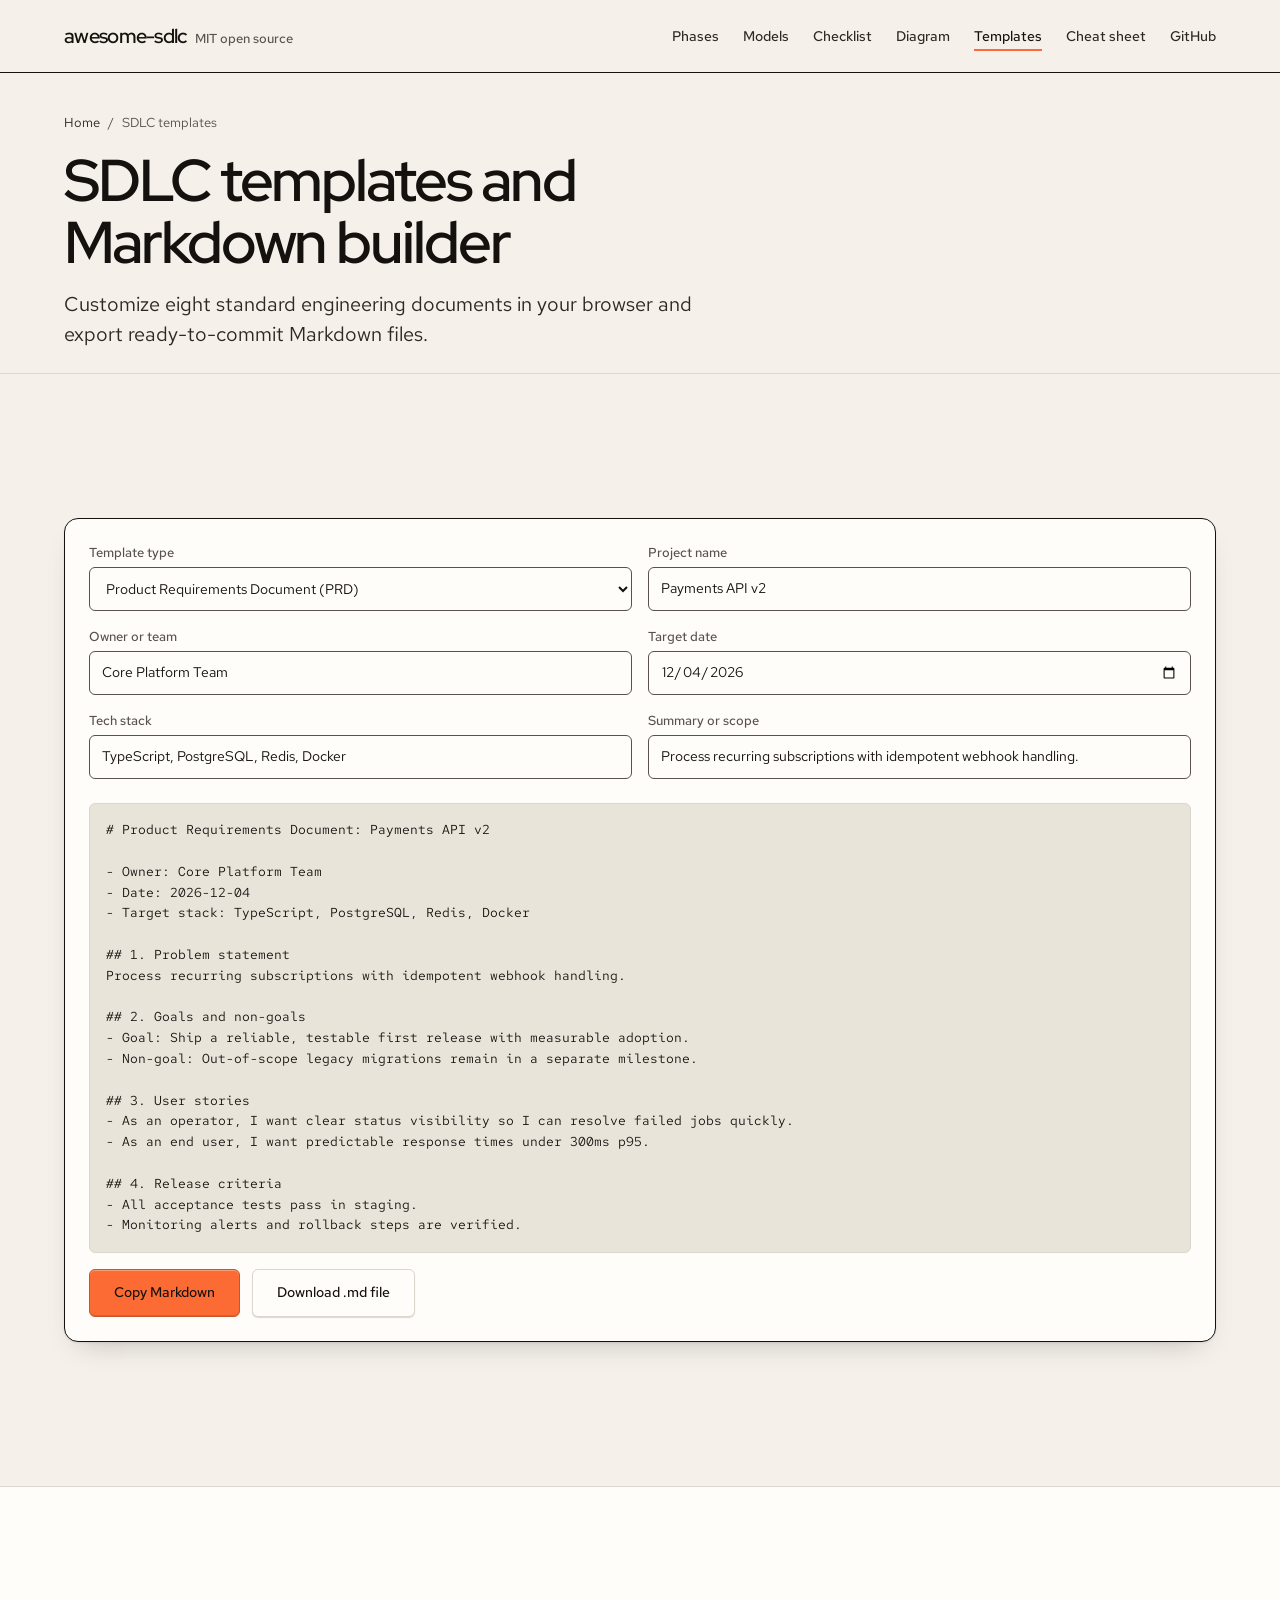
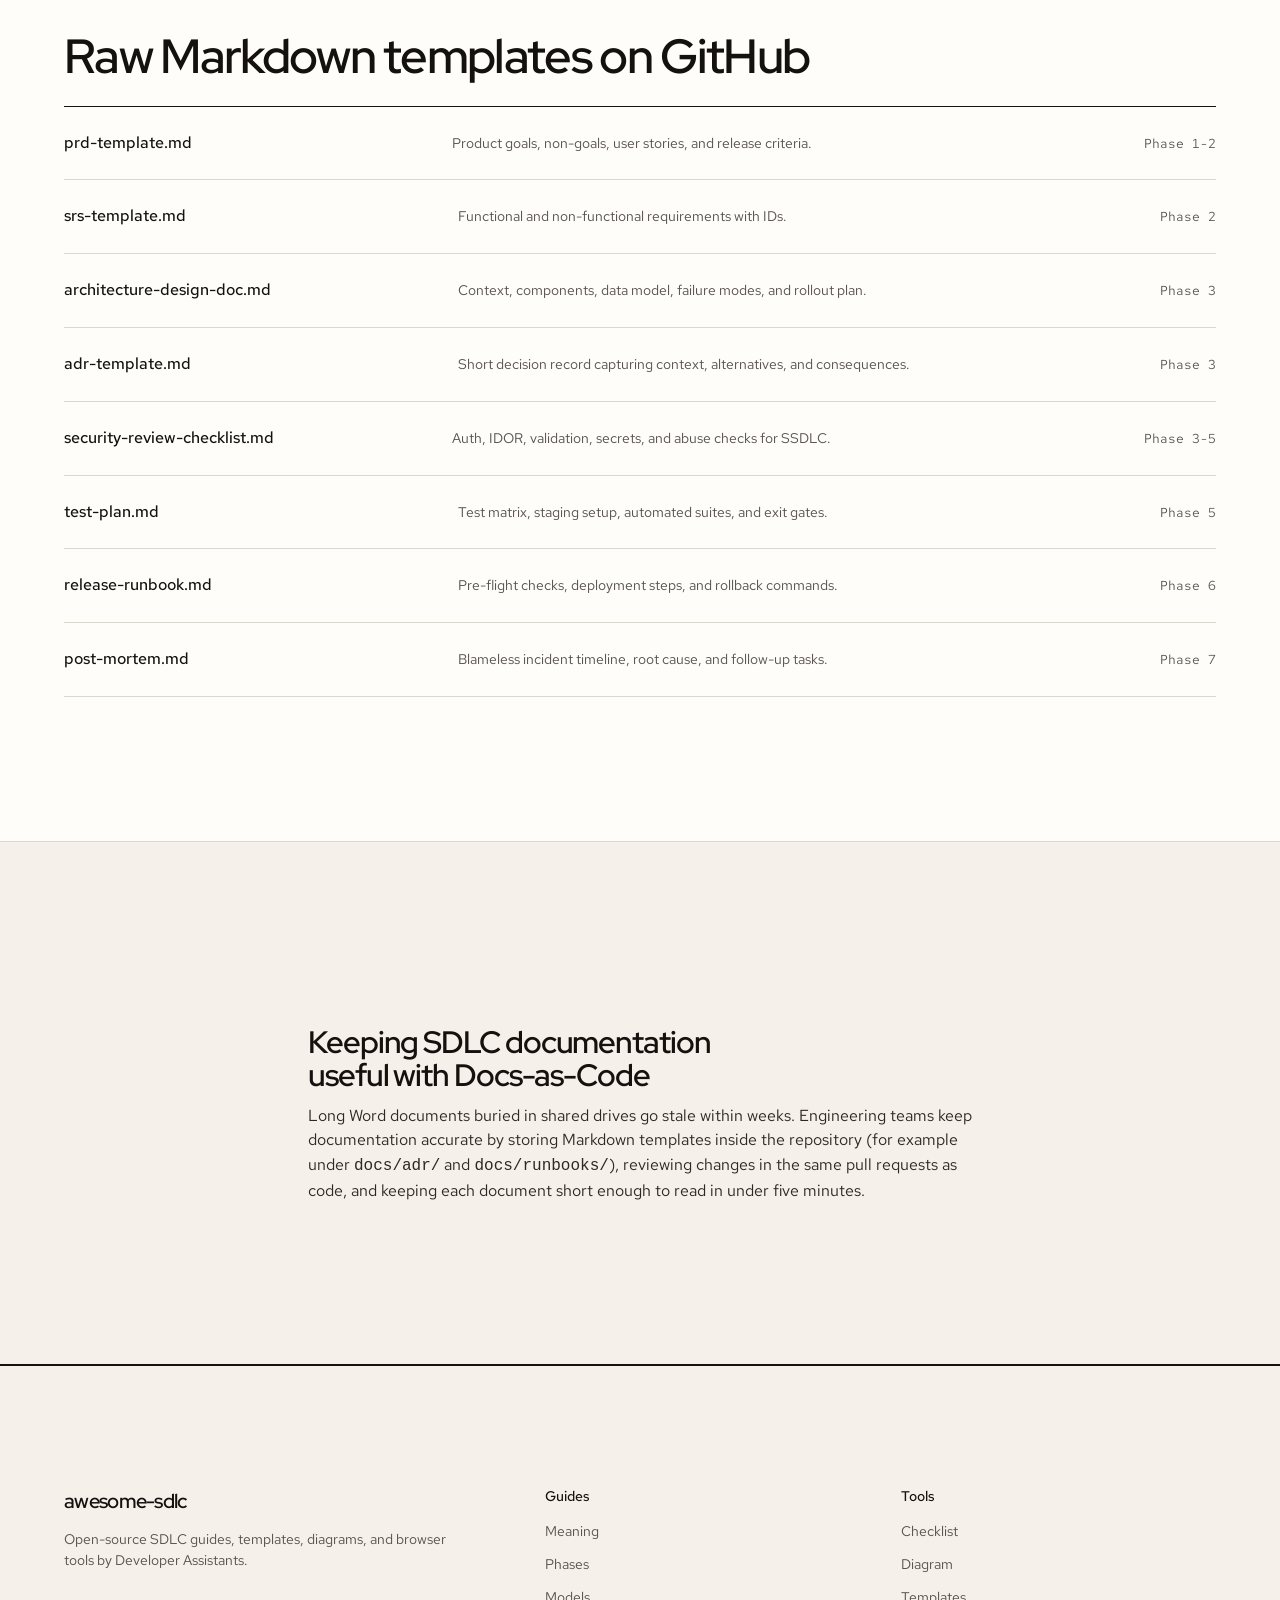
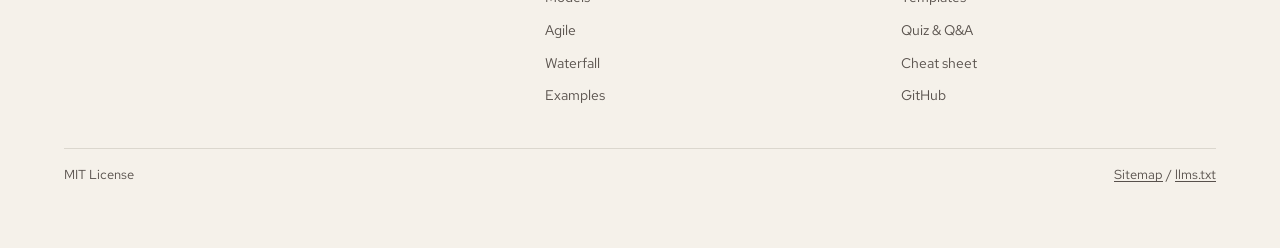
<file: docs/templates/index.html>
<!DOCTYPE html>
<html lang="en">
<head>
  <meta charset="UTF-8">
  <meta name="viewport" content="width=device-width, initial-scale=1.0">
  <meta name="google-site-verification" content="HqgfQrEQATXaycciOAu8GzuJP8BSRHtaR1JrgBtnApU" />
  <title>SDLC Templates: Free Markdown Builder for PRD, SRS, ADR & Runbooks</title>
  <meta name="description" content="Free interactive SDLC Template Builder. Fill project details and export Markdown templates for PRD, SRS, Architecture Design Doc, ADR, Test Plan, Runbook, Security Review, and Post-Mortem.">
  <link rel="canonical" href="https://developer-assistants.github.io/awesome-sdlc/templates/">
  <meta property="og:type" content="article">
  <meta property="og:title" content="SDLC Templates: Free Markdown Builder for PRD, SRS, ADR & Runbooks">
  <meta property="og:description" content="Free interactive SDLC Template Builder. Fill project details and export Markdown templates for PRD, SRS, Architecture Design Doc, ADR, Test Plan, Runbook, Security Review, and Post-Mortem.">
  <meta property="og:url" content="https://developer-assistants.github.io/awesome-sdlc/templates/">
  <meta name="twitter:card" content="summary">
  <meta name="twitter:title" content="SDLC Templates: Free Markdown Builder for PRD, SRS, ADR & Runbooks">
  <meta name="twitter:description" content="Free interactive SDLC Template Builder. Fill project details and export Markdown templates for PRD, SRS, Architecture Design Doc, ADR, Test Plan, Runbook, Security Review, and Post-Mortem.">
  <link rel="preconnect" href="https://fonts.googleapis.com">
  <link rel="preconnect" href="https://fonts.gstatic.com" crossorigin>
  <link href="https://fonts.googleapis.com/css2?family=Red+Hat+Display:wght@600&family=Red+Hat+Text:wght@400;500&family=Red+Hat+Mono:wght@400;500&display=swap" rel="stylesheet">
  <link rel="stylesheet" href="../assets/site.css">
  <script type="application/ld+json">{"@context":"https://schema.org","@type":"TechArticle","name":"SDLC Templates: Free Markdown Builder for PRD, SRS, ADR & Runbooks","headline":"SDLC Templates: Free Markdown Builder for PRD, SRS, ADR & Runbooks","description":"Free interactive SDLC Template Builder. Fill project details and export Markdown templates for PRD, SRS, Architecture Design Doc, ADR, Test Plan, Runbook, Security Review, and Post-Mortem.","url":"https://developer-assistants.github.io/awesome-sdlc/templates/","isAccessibleForFree":true,"license":"https://opensource.org/licenses/MIT","publisher":{"@type":"Organization","name":"Developer Assistants","url":"https://github.com/developer-assistants"}}</script>
</head>
<body>
  <header class="site-header">
    <div class="container nav-bar">
      <a class="brand" href="../">
        <span>awesome-sdlc</span>
        <span class="brand-tag">MIT open source</span>
      </a>
      <nav aria-label="Primary navigation">
        <ul class="nav-list">
            <li><a href="../phases/">Phases</a></li>
            <li><a href="../models/">Models</a></li>
            <li><a href="../checklist/">Checklist</a></li>
            <li><a href="../diagram/">Diagram</a></li>
            <li><a href="../templates/" aria-current="page">Templates</a></li>
            <li><a href="../cheat-sheet/">Cheat sheet</a></li>
            <li><a href="https://github.com/developer-assistants/awesome-sdlc">GitHub</a></li>
        </ul>
      </nav>
    </div>
  </header>

  <main>
    <section class="page-header">
      <div class="container">
        <nav class="breadcrumb" aria-label="Breadcrumb"><a href="../">Home</a> / <span>SDLC templates</span></nav>
        <h1>SDLC templates and Markdown builder</h1>
        <p class="lead">Customize eight standard engineering documents in your browser and export ready-to-commit Markdown files.</p>
      </div>
    </section>

    <section class="section">
      <div class="container">
        <div class="tool-panel" data-template-builder>
          <div class="field-grid">
            <div class="field">
              <label for="tpl-type">Template type</label>
              <select id="tpl-type" data-tpl-type>
                <option value="prd">Product Requirements Document (PRD)</option>
                <option value="srs">Software Requirements Specification (SRS)</option>
                <option value="design">Architecture Design Document (ADD)</option>
                <option value="adr">Architecture Decision Record (ADR)</option>
                <option value="security">SSDLC Security Review Checklist</option>
                <option value="testplan">QA Test Plan</option>
                <option value="release">Deployment Runbook</option>
                <option value="postmortem">Incident Post-Mortem</option>
              </select>
            </div>
            <div class="field">
              <label for="tpl-name">Project name</label>
              <input id="tpl-name" type="text" data-tpl-name value="Payments API v2">
            </div>
            <div class="field">
              <label for="tpl-owner">Owner or team</label>
              <input id="tpl-owner" type="text" data-tpl-owner value="Core Platform Team">
            </div>
            <div class="field">
              <label for="tpl-date">Target date</label>
              <input id="tpl-date" type="date" data-tpl-date>
            </div>
            <div class="field">
              <label for="tpl-stack">Tech stack</label>
              <input id="tpl-stack" type="text" data-tpl-stack value="TypeScript, PostgreSQL, Redis, Docker">
            </div>
            <div class="field">
              <label for="tpl-scope">Summary or scope</label>
              <input id="tpl-scope" type="text" data-tpl-scope value="Process recurring subscriptions with idempotent webhook handling.">
            </div>
          </div>

          <pre class="code-block" data-tpl-output></pre>

          <div class="btn-row" style="margin-top: var(--space-md);">
            <button type="button" class="btn btn--primary" data-tpl-copy>Copy Markdown</button>
            <button type="button" class="btn" data-tpl-download>Download .md file</button>
            <span class="status-note" data-tpl-status aria-live="polite"></span>
          </div>
        </div>
      </div>
    </section>

    <section class="section section--alt">
      <div class="container">
        <h2>Raw Markdown templates on GitHub</h2>
        <ul class="ruled-list" style="margin-top: var(--space-lg);">
          <li class="ruled-row"><a href="https://github.com/developer-assistants/awesome-sdlc/blob/main/templates/prd-template.md">prd-template.md</a><span class="ruled-desc">Product goals, non-goals, user stories, and release criteria.</span><span class="ruled-meta">Phase 1-2</span></li>
          <li class="ruled-row"><a href="https://github.com/developer-assistants/awesome-sdlc/blob/main/templates/srs-template.md">srs-template.md</a><span class="ruled-desc">Functional and non-functional requirements with IDs.</span><span class="ruled-meta">Phase 2</span></li>
          <li class="ruled-row"><a href="https://github.com/developer-assistants/awesome-sdlc/blob/main/templates/architecture-design-doc.md">architecture-design-doc.md</a><span class="ruled-desc">Context, components, data model, failure modes, and rollout plan.</span><span class="ruled-meta">Phase 3</span></li>
          <li class="ruled-row"><a href="https://github.com/developer-assistants/awesome-sdlc/blob/main/templates/adr-template.md">adr-template.md</a><span class="ruled-desc">Short decision record capturing context, alternatives, and consequences.</span><span class="ruled-meta">Phase 3</span></li>
          <li class="ruled-row"><a href="https://github.com/developer-assistants/awesome-sdlc/blob/main/templates/security-review-checklist.md">security-review-checklist.md</a><span class="ruled-desc">Auth, IDOR, validation, secrets, and abuse checks for SSDLC.</span><span class="ruled-meta">Phase 3-5</span></li>
          <li class="ruled-row"><a href="https://github.com/developer-assistants/awesome-sdlc/blob/main/templates/test-plan.md">test-plan.md</a><span class="ruled-desc">Test matrix, staging setup, automated suites, and exit gates.</span><span class="ruled-meta">Phase 5</span></li>
          <li class="ruled-row"><a href="https://github.com/developer-assistants/awesome-sdlc/blob/main/templates/release-runbook.md">release-runbook.md</a><span class="ruled-desc">Pre-flight checks, deployment steps, and rollback commands.</span><span class="ruled-meta">Phase 6</span></li>
          <li class="ruled-row"><a href="https://github.com/developer-assistants/awesome-sdlc/blob/main/templates/post-mortem.md">post-mortem.md</a><span class="ruled-desc">Blameless incident timeline, root cause, and follow-up tasks.</span><span class="ruled-meta">Phase 7</span></li>
        </ul>
      </div>
    </section>

    <section class="section">
      <div class="container prose">
        <h2>Keeping SDLC documentation useful with Docs-as-Code</h2>
        <p>Long Word documents buried in shared drives go stale within weeks. Engineering teams keep documentation accurate by storing Markdown templates inside the repository (for example under <code>docs/adr/</code> and <code>docs/runbooks/</code>), reviewing changes in the same pull requests as code, and keeping each document short enough to read in under five minutes.</p>
      </div>
    </section>
  </main>

  <footer class="site-footer">
    <div class="container">
      <div class="footer-grid">
        <div>
          <a class="brand" href="../">awesome-sdlc</a>
          <p class="footer-note">Open-source SDLC guides, templates, diagrams, and browser tools by Developer Assistants.</p>
        </div>
        <div>
          <div class="footer-col-title">Guides</div>
          <ul class="footer-links">
            <li><a href="../meaning/">Meaning</a></li>
            <li><a href="../phases/">Phases</a></li>
            <li><a href="../models/">Models</a></li>
            <li><a href="../agile/">Agile</a></li>
            <li><a href="../waterfall/">Waterfall</a></li>
            <li><a href="../examples/">Examples</a></li>
          </ul>
        </div>
        <div>
          <div class="footer-col-title">Tools</div>
          <ul class="footer-links">
            <li><a href="../checklist/">Checklist</a></li>
            <li><a href="../diagram/">Diagram</a></li>
            <li><a href="../templates/">Templates</a></li>
            <li><a href="../interview-questions/">Quiz &amp; Q&amp;A</a></li>
            <li><a href="../cheat-sheet/">Cheat sheet</a></li>
            <li><a href="https://github.com/developer-assistants/awesome-sdlc">GitHub</a></li>
          </ul>
        </div>
      </div>
      <div class="footer-bottom">
        <span>MIT License</span>
        <span><a href="../sitemap.xml">Sitemap</a> / <a href="../llms.txt">llms.txt</a></span>
      </div>
    </div>
  </footer>

  <script src="../assets/tools.js" defer></script>
</body>
</html>
</file>
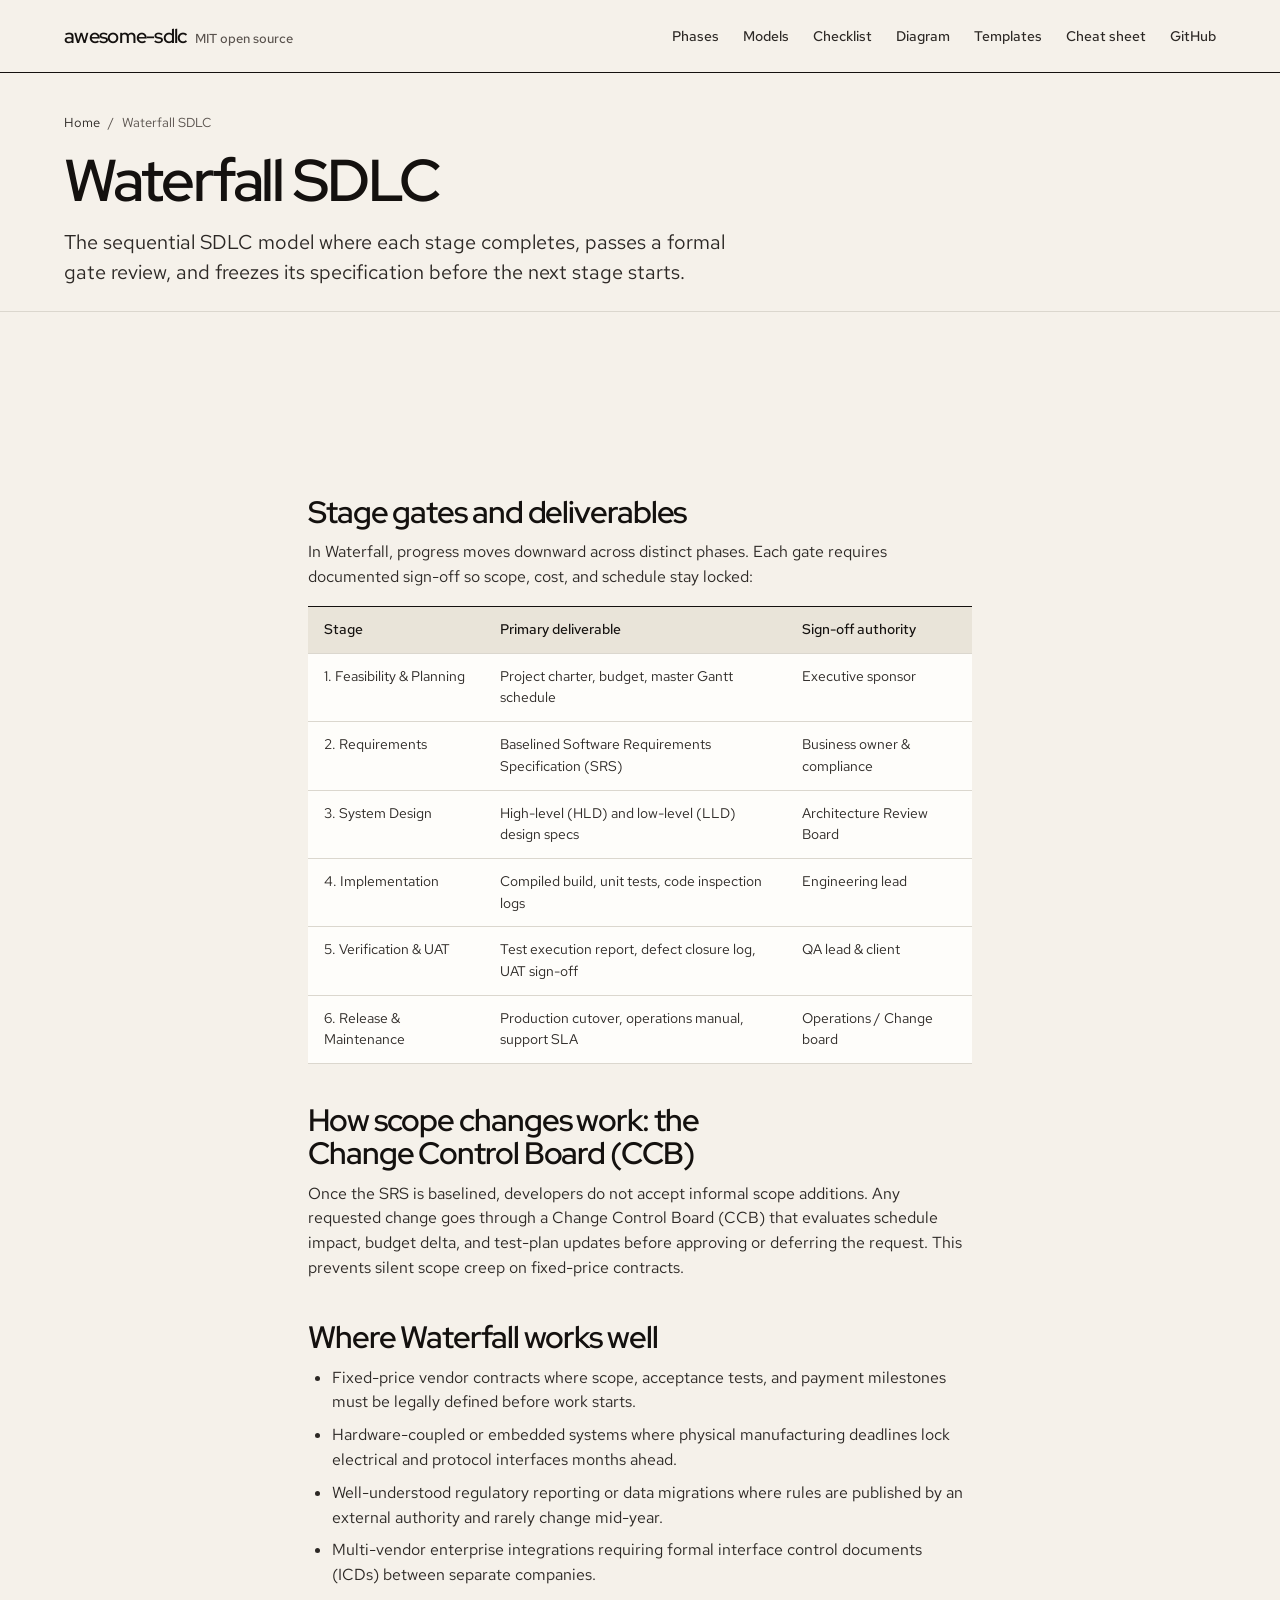
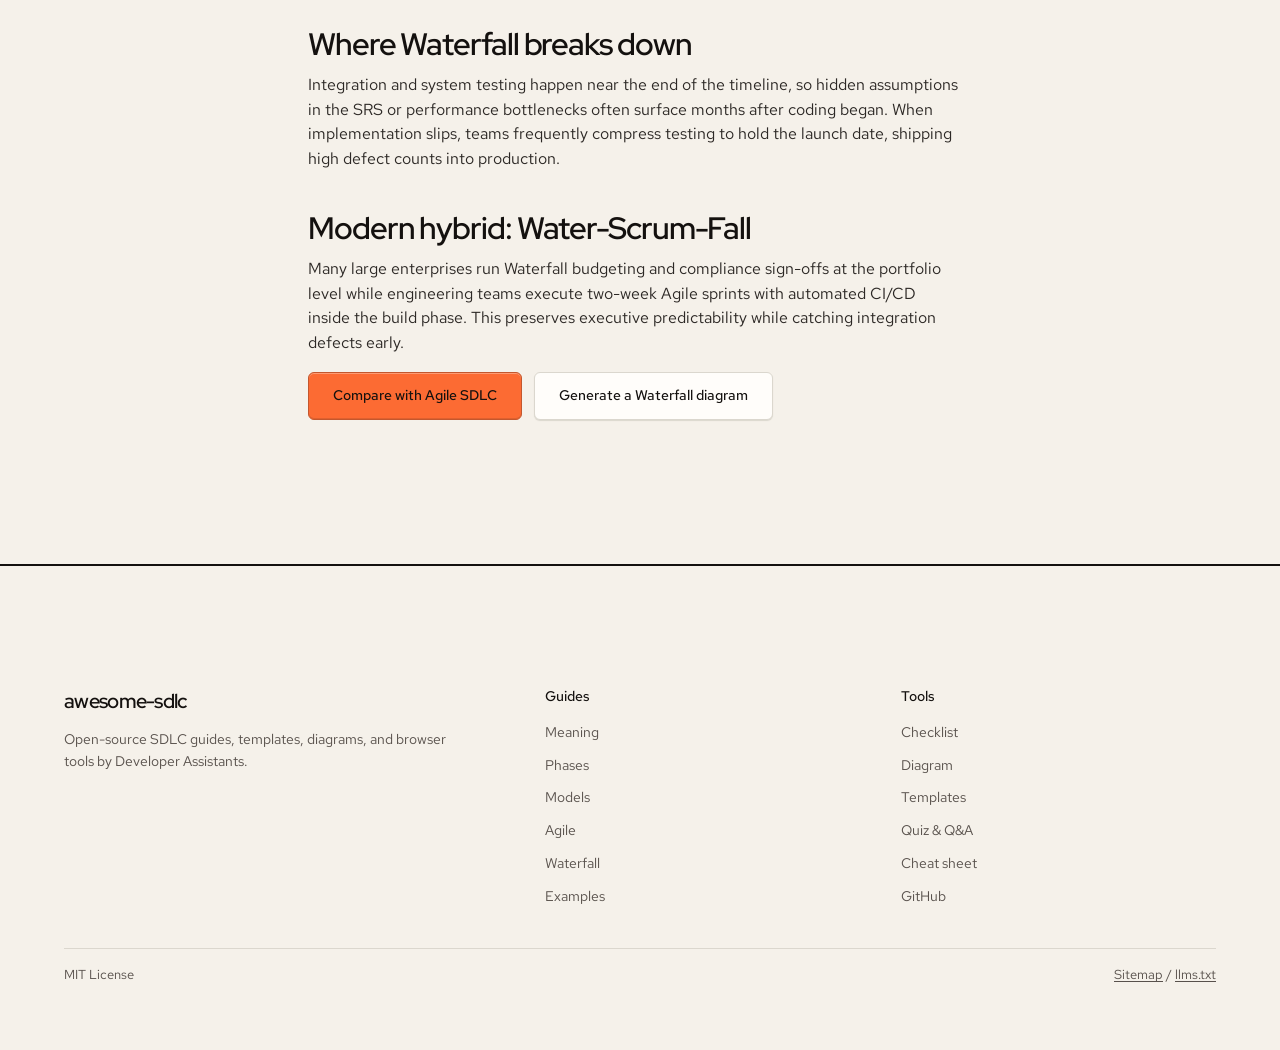
<file: docs/waterfall/index.html>
<!DOCTYPE html>
<html lang="en">
<head>
  <meta charset="UTF-8">
  <meta name="viewport" content="width=device-width, initial-scale=1.0">
  <meta name="google-site-verification" content="HqgfQrEQATXaycciOAu8GzuJP8BSRHtaR1JrgBtnApU" />
  <title>Waterfall SDLC: Stage Gates, CCB, Pros, Cons & Hybrid Models</title>
  <meta name="description" content="Engineering guide to Waterfall SDLC: sequential stage-gate deliverables, Change Control Board (CCB), Earned Value tracking, failure modes, and Water-Scrum-Fall hybrids.">
  <link rel="canonical" href="https://developer-assistants.github.io/awesome-sdlc/waterfall/">
  <meta property="og:type" content="article">
  <meta property="og:title" content="Waterfall SDLC: Stage Gates, CCB, Pros, Cons & Hybrid Models">
  <meta property="og:description" content="Engineering guide to Waterfall SDLC: sequential stage-gate deliverables, Change Control Board (CCB), Earned Value tracking, failure modes, and Water-Scrum-Fall hybrids.">
  <meta property="og:url" content="https://developer-assistants.github.io/awesome-sdlc/waterfall/">
  <meta name="twitter:card" content="summary">
  <meta name="twitter:title" content="Waterfall SDLC: Stage Gates, CCB, Pros, Cons & Hybrid Models">
  <meta name="twitter:description" content="Engineering guide to Waterfall SDLC: sequential stage-gate deliverables, Change Control Board (CCB), Earned Value tracking, failure modes, and Water-Scrum-Fall hybrids.">
  <link rel="preconnect" href="https://fonts.googleapis.com">
  <link rel="preconnect" href="https://fonts.gstatic.com" crossorigin>
  <link href="https://fonts.googleapis.com/css2?family=Red+Hat+Display:wght@600&family=Red+Hat+Text:wght@400;500&family=Red+Hat+Mono:wght@400;500&display=swap" rel="stylesheet">
  <link rel="stylesheet" href="../assets/site.css">
  <script type="application/ld+json">{"@context":"https://schema.org","@type":"TechArticle","name":"Waterfall SDLC: Stage Gates, CCB, Pros, Cons & Hybrid Models","headline":"Waterfall SDLC: Stage Gates, CCB, Pros, Cons & Hybrid Models","description":"Engineering guide to Waterfall SDLC: sequential stage-gate deliverables, Change Control Board (CCB), Earned Value tracking, failure modes, and Water-Scrum-Fall hybrids.","url":"https://developer-assistants.github.io/awesome-sdlc/waterfall/","isAccessibleForFree":true,"license":"https://opensource.org/licenses/MIT","publisher":{"@type":"Organization","name":"Developer Assistants","url":"https://github.com/developer-assistants"}}</script>
</head>
<body>
  <header class="site-header">
    <div class="container nav-bar">
      <a class="brand" href="../">
        <span>awesome-sdlc</span>
        <span class="brand-tag">MIT open source</span>
      </a>
      <nav aria-label="Primary navigation">
        <ul class="nav-list">
            <li><a href="../phases/">Phases</a></li>
            <li><a href="../models/">Models</a></li>
            <li><a href="../checklist/">Checklist</a></li>
            <li><a href="../diagram/">Diagram</a></li>
            <li><a href="../templates/">Templates</a></li>
            <li><a href="../cheat-sheet/">Cheat sheet</a></li>
            <li><a href="https://github.com/developer-assistants/awesome-sdlc">GitHub</a></li>
        </ul>
      </nav>
    </div>
  </header>

  <main>
    <section class="page-header">
      <div class="container">
        <nav class="breadcrumb" aria-label="Breadcrumb"><a href="../">Home</a> / <span>Waterfall SDLC</span></nav>
        <h1>Waterfall SDLC</h1>
        <p class="lead">The sequential SDLC model where each stage completes, passes a formal gate review, and freezes its specification before the next stage starts.</p>
      </div>
    </section>

    <section class="section">
      <div class="container prose">
        <h2>Stage gates and deliverables</h2>
        <p>In Waterfall, progress moves downward across distinct phases. Each gate requires documented sign-off so scope, cost, and schedule stay locked:</p>
        <div class="table-wrap">
          <table class="data-table">
            <thead>
              <tr><th>Stage</th><th>Primary deliverable</th><th>Sign-off authority</th></tr>
            </thead>
            <tbody>
              <tr><td>1. Feasibility &amp; Planning</td><td>Project charter, budget, master Gantt schedule</td><td>Executive sponsor</td></tr>
              <tr><td>2. Requirements</td><td>Baselined Software Requirements Specification (SRS)</td><td>Business owner &amp; compliance</td></tr>
              <tr><td>3. System Design</td><td>High-level (HLD) and low-level (LLD) design specs</td><td>Architecture Review Board</td></tr>
              <tr><td>4. Implementation</td><td>Compiled build, unit tests, code inspection logs</td><td>Engineering lead</td></tr>
              <tr><td>5. Verification &amp; UAT</td><td>Test execution report, defect closure log, UAT sign-off</td><td>QA lead &amp; client</td></tr>
              <tr><td>6. Release &amp; Maintenance</td><td>Production cutover, operations manual, support SLA</td><td>Operations / Change board</td></tr>
            </tbody>
          </table>
        </div>

        <h2>How scope changes work: the Change Control Board (CCB)</h2>
        <p>Once the SRS is baselined, developers do not accept informal scope additions. Any requested change goes through a Change Control Board (CCB) that evaluates schedule impact, budget delta, and test-plan updates before approving or deferring the request. This prevents silent scope creep on fixed-price contracts.</p>

        <h2>Where Waterfall works well</h2>
        <ul>
          <li>Fixed-price vendor contracts where scope, acceptance tests, and payment milestones must be legally defined before work starts.</li>
          <li>Hardware-coupled or embedded systems where physical manufacturing deadlines lock electrical and protocol interfaces months ahead.</li>
          <li>Well-understood regulatory reporting or data migrations where rules are published by an external authority and rarely change mid-year.</li>
          <li>Multi-vendor enterprise integrations requiring formal interface control documents (ICDs) between separate companies.</li>
        </ul>

        <h2>Where Waterfall breaks down</h2>
        <p>Integration and system testing happen near the end of the timeline, so hidden assumptions in the SRS or performance bottlenecks often surface months after coding began. When implementation slips, teams frequently compress testing to hold the launch date, shipping high defect counts into production.</p>

        <h2>Modern hybrid: Water-Scrum-Fall</h2>
        <p>Many large enterprises run Waterfall budgeting and compliance sign-offs at the portfolio level while engineering teams execute two-week Agile sprints with automated CI/CD inside the build phase. This preserves executive predictability while catching integration defects early.</p>

        <div class="btn-row">
          <a class="btn btn--primary" href="../agile/">Compare with Agile SDLC</a>
          <a class="btn" href="../diagram/">Generate a Waterfall diagram</a>
        </div>
      </div>
    </section>
  </main>

  <footer class="site-footer">
    <div class="container">
      <div class="footer-grid">
        <div>
          <a class="brand" href="../">awesome-sdlc</a>
          <p class="footer-note">Open-source SDLC guides, templates, diagrams, and browser tools by Developer Assistants.</p>
        </div>
        <div>
          <div class="footer-col-title">Guides</div>
          <ul class="footer-links">
            <li><a href="../meaning/">Meaning</a></li>
            <li><a href="../phases/">Phases</a></li>
            <li><a href="../models/">Models</a></li>
            <li><a href="../agile/">Agile</a></li>
            <li><a href="../waterfall/">Waterfall</a></li>
            <li><a href="../examples/">Examples</a></li>
          </ul>
        </div>
        <div>
          <div class="footer-col-title">Tools</div>
          <ul class="footer-links">
            <li><a href="../checklist/">Checklist</a></li>
            <li><a href="../diagram/">Diagram</a></li>
            <li><a href="../templates/">Templates</a></li>
            <li><a href="../interview-questions/">Quiz &amp; Q&amp;A</a></li>
            <li><a href="../cheat-sheet/">Cheat sheet</a></li>
            <li><a href="https://github.com/developer-assistants/awesome-sdlc">GitHub</a></li>
          </ul>
        </div>
      </div>
      <div class="footer-bottom">
        <span>MIT License</span>
        <span><a href="../sitemap.xml">Sitemap</a> / <a href="../llms.txt">llms.txt</a></span>
      </div>
    </div>
  </footer>

  <script src="../assets/tools.js" defer></script>
</body>
</html>
</file>
<file: docs/assets/site.css>
/* Hallmark · shape: Split Studio · genre: modern-minimal · theme: Furrow (deal 3/3, seed software-development-life-cycle-d76c·232792c8·2026-11-25·r0) · job: try · draw: 160e1a
 * hero: Counter · nav: masthead · footer: letter close · imagery: the product · signature: live interactive SDLC checklist notebook card with instant markdown export in the hero
 * axes: light/grotesk-sans/warm · posture: committed · contrast: pass · fold: pass · v2.0.0 */
/* Hallmark · pre-emit critique: P5 H5 E5 S5 R5 V5 · weakest: visual density on reference subpages, kept each section ruled and capped to readable measure */
@import url("./tokens.css");
@import url("./base.css");

/* Masthead navigation */
.site-header {
  border-bottom: var(--rule-hair) solid var(--color-ink);
  background: var(--color-paper);
}

.nav-bar {
  display: flex;
  align-items: center;
  justify-content: space-between;
  gap: var(--space-lg);
  min-height: 72px;
  flex-wrap: wrap;
  padding-block: var(--space-sm);
}

.brand {
  display: inline-flex;
  align-items: baseline;
  gap: var(--space-xs);
  font-family: var(--font-display);
  font-weight: var(--display-weight);
  font-size: var(--text-lg);
  letter-spacing: var(--tracking-display);
  text-decoration: none;
  color: var(--color-ink);
}

.brand-tag {
  font-family: var(--font-body);
  font-size: var(--text-xs);
  font-weight: 500;
  color: var(--color-muted);
  letter-spacing: 0;
}

.nav-list {
  display: flex;
  align-items: center;
  gap: var(--space-lg);
  list-style: none;
  margin: 0;
  padding: 0;
  flex-wrap: wrap;
}

.nav-list a {
  font-size: var(--text-sm);
  font-weight: 500;
  color: var(--color-ink-2);
  text-decoration: none;
  padding-block: var(--space-2xs);
  border-bottom: 2px solid transparent;
  transition: border-color var(--dur-micro) var(--ease-out), color var(--dur-micro) var(--ease-out);
}

.nav-list a:hover,
.nav-list a[aria-current="page"] {
  color: var(--color-ink);
  border-bottom-color: var(--color-accent);
}

/* Moulded 6px keys (Furrow controls) */
.btn {
  display: inline-flex;
  align-items: center;
  justify-content: center;
  gap: var(--space-xs);
  min-height: 48px;
  padding: 0 var(--space-lg);
  border: var(--rule-hair) solid var(--color-rule);
  border-radius: var(--radius-pill);
  background: var(--color-paper-2);
  color: var(--color-ink);
  font-family: var(--font-body);
  font-size: var(--text-sm);
  font-weight: 500;
  text-decoration: none;
  cursor: pointer;
  box-shadow: inset 0 1px 0 var(--color-sheet), 0 1px 1px var(--color-rule);
  transition: transform var(--dur-micro) var(--ease-out), background-color var(--dur-micro) var(--ease-out), border-color var(--dur-micro) var(--ease-out);
}

.btn:hover {
  border-color: var(--color-ink);
  background: var(--color-sheet);
}

.btn:active {
  transform: translateY(1px);
}

.btn--primary {
  background: var(--color-accent);
  color: var(--color-accent-ink);
  border-color: color-mix(in oklab, var(--color-accent) 78%, var(--color-ink));
  box-shadow: inset 0 1px 0 color-mix(in oklab, var(--color-sheet) 32%, transparent), inset 0 -1px 0 color-mix(in oklab, var(--color-ink) 12%, transparent);
}

.btn--primary:hover {
  background: color-mix(in oklab, var(--color-accent) 92%, var(--color-ink));
  border-color: var(--color-ink);
}

.btn--sm {
  min-height: 44px;
  padding: 0 var(--space-md);
  font-size: var(--text-xs);
}

.btn-row {
  display: flex;
  flex-wrap: wrap;
  gap: var(--space-sm);
  align-items: center;
}

/* Split Studio hero (Counter posture) */
.hero {
  min-height: calc(100svh - 73px);
  display: flex;
  align-items: center;
  padding-block: var(--space-3xl);
  border-bottom: var(--rule-hair) solid var(--color-rule);
}

.hero-grid {
  display: grid;
  grid-template-columns: minmax(0, 1.05fr) minmax(0, 0.95fr);
  gap: var(--space-2xl);
  align-items: center;
}

.hero-copy {
  display: flex;
  flex-direction: column;
  gap: var(--space-lg);
  min-width: 0;
}

.hero-copy h1 {
  font-size: var(--text-display);
  max-width: 14ch;
}

.hero-copy .lead {
  color: var(--color-ink-2);
  max-width: 44ch;
}

/* Furrow notebook card */
.notebook-card {
  border-radius: var(--radius-entry);
  background: var(--color-paper-2);
  box-shadow: 0 0 0 1px var(--color-ink), var(--shadow-lift);
  overflow: hidden;
  min-width: 0;
}

.notebook-head {
  display: flex;
  align-items: center;
  justify-content: space-between;
  gap: var(--space-md);
  padding: var(--space-md) var(--space-lg);
  background: var(--color-ink);
  color: var(--color-sheet);
}

.notebook-title {
  font-family: var(--font-display);
  font-weight: var(--display-weight);
  font-size: var(--text-md);
  letter-spacing: var(--tracking-display);
}

.notebook-stat {
  font-family: var(--font-outlier);
  font-size: var(--text-sm);
  font-weight: 500;
  font-variant-numeric: tabular-nums;
  padding: var(--space-2xs) var(--space-xs);
  border-radius: var(--radius-pill);
  background: var(--color-accent);
  color: var(--color-accent-ink);
}

.progress-track {
  height: 6px;
  background: var(--color-paper-3);
  overflow: hidden;
}

.progress-fill {
  height: 100%;
  background: var(--color-green);
  transform-origin: left center;
  transform: scaleX(0);
  transition: transform var(--dur-short) var(--ease-out);
}

.notebook-body {
  padding: var(--space-xl);
  background:
    linear-gradient(var(--color-grid) 1px, transparent 1px) 0 0 / 8px 8px,
    linear-gradient(90deg, var(--color-grid) 1px, transparent 1px) 0 0 / 8px 8px,
    var(--color-paper-2);
}

.notebook-foot {
  display: flex;
  align-items: center;
  justify-content: space-between;
  gap: var(--space-sm);
  flex-wrap: wrap;
  padding: var(--space-md) var(--space-lg);
  border-top: var(--rule-hair) solid var(--color-ink);
  background: var(--color-paper-2);
}

/* Checklist items */
.phase-group {
  margin-bottom: var(--space-lg);
}

.phase-group:last-child {
  margin-bottom: 0;
}

.phase-heading {
  font-family: var(--font-body);
  font-size: var(--text-sm);
  font-weight: 500;
  color: var(--color-ink);
  margin: 0 0 var(--space-xs);
  padding-bottom: var(--space-2xs);
  border-bottom: var(--rule-hair) solid var(--color-ink);
  display: flex;
  justify-content: space-between;
  align-items: baseline;
}

.phase-count {
  font-family: var(--font-outlier);
  font-size: var(--text-xs);
  color: var(--color-muted);
}

.check-list {
  list-style: none;
  margin: 0;
  padding: 0;
}

.check-item {
  display: flex;
  align-items: flex-start;
  gap: var(--space-sm);
  padding-block: var(--space-sm);
  border-bottom: var(--rule-hair) solid var(--color-rule);
}

.check-item:last-child {
  border-bottom: none;
}

.check-item label {
  display: flex;
  align-items: flex-start;
  gap: var(--space-sm);
  cursor: pointer;
  width: 100%;
  font-size: var(--text-sm);
  color: var(--color-ink);
}

.check-item input[type="checkbox"] {
  width: 18px;
  height: 18px;
  margin-top: var(--space-3xs);
  accent-color: var(--color-green);
  flex-shrink: 0;
  cursor: pointer;
}

.check-item.is-done span {
  text-decoration: line-through;
  color: var(--color-muted);
}

/* Sections & layout */
.section {
  padding-block: var(--section-gap);
}

.section--alt {
  background: var(--color-paper-2);
  border-top: var(--rule-hair) solid var(--color-rule);
  border-bottom: var(--rule-hair) solid var(--color-rule);
}

.section-head {
  display: flex;
  justify-content: space-between;
  align-items: flex-end;
  gap: var(--space-lg);
  flex-wrap: wrap;
  margin-bottom: var(--space-xl);
}

.section-head p {
  color: var(--color-muted);
  max-width: 54ch;
  margin-top: var(--space-xs);
}

/* Ruled index lists & tables */
.ruled-list {
  list-style: none;
  margin: 0;
  padding: 0;
  border-top: var(--rule-hair) solid var(--color-ink);
}

.ruled-row {
  display: grid;
  grid-template-columns: minmax(0, 1.1fr) minmax(0, 2fr) auto;
  gap: var(--space-md);
  align-items: baseline;
  padding-block: var(--space-lg);
  border-bottom: var(--rule-hair) solid var(--color-rule);
}

.ruled-row a {
  font-weight: 500;
  color: var(--color-ink);
  text-decoration: none;
}

.ruled-row a:hover {
  text-decoration: underline;
}

.ruled-desc {
  color: var(--color-muted);
  font-size: var(--text-sm);
}

.ruled-meta {
  font-family: var(--font-outlier);
  font-size: var(--text-xs);
  color: var(--color-muted);
  white-space: nowrap;
}

/* Grids */
.grid-2 {
  display: grid;
  grid-template-columns: repeat(2, minmax(0, 1fr));
  gap: var(--space-xl);
}

.grid-3 {
  display: grid;
  grid-template-columns: repeat(3, minmax(0, 1fr));
  gap: var(--space-lg);
}

.sheet-box {
  background: var(--color-sheet);
  border: var(--rule-hair) solid var(--color-rule);
  border-top: 2px solid var(--color-ink);
  border-radius: var(--radius-card);
  padding: var(--space-xl);
  min-width: 0;
}

.sheet-box h3 {
  margin-bottom: var(--space-xs);
}

.sheet-box p {
  color: var(--color-muted);
  font-size: var(--text-sm);
  margin-bottom: var(--space-md);
}

.sheet-box p:last-child {
  margin-bottom: 0;
}

/* Segmented tabs / switcher */
.tab-strip {
  display: flex;
  flex-wrap: wrap;
  gap: var(--space-xs);
  margin-bottom: var(--space-lg);
}

.tab-btn {
  min-height: 40px;
  padding: 0 var(--space-md);
  border: var(--rule-hair) solid var(--color-rule);
  border-radius: var(--radius-pill);
  background: var(--color-paper-2);
  color: var(--color-ink-2);
  font-size: var(--text-sm);
  font-weight: 500;
  cursor: pointer;
  transition: background-color var(--dur-micro) var(--ease-out), border-color var(--dur-micro) var(--ease-out);
}

.tab-btn:hover {
  border-color: var(--color-ink);
}

.tab-btn[aria-selected="true"],
.tab-btn.is-active {
  background: var(--color-accent);
  color: var(--color-accent-ink);
  border-color: var(--color-ink);
}

/* Data tables */
.table-wrap {
  overflow-x: auto;
  border-top: var(--rule-hair) solid var(--color-ink);
  background: var(--color-sheet);
}

.data-table {
  width: 100%;
  border-collapse: collapse;
  font-size: var(--text-sm);
}

.data-table th,
.data-table td {
  text-align: left;
  padding: var(--space-sm) var(--space-md);
  border-bottom: var(--rule-hair) solid var(--color-rule);
  vertical-align: top;
}

.data-table th {
  font-weight: 500;
  color: var(--color-ink);
  background: var(--color-paper-3);
}

.data-table td {
  color: var(--color-ink-2);
}

/* Breadcrumb & article header */
.page-header {
  padding-block: var(--space-xl) var(--space-lg);
  border-bottom: var(--rule-hair) solid var(--color-rule);
}

.breadcrumb {
  display: flex;
  flex-wrap: wrap;
  gap: var(--space-xs);
  font-size: var(--text-xs);
  color: var(--color-muted);
  margin-bottom: var(--space-md);
}

.breadcrumb a {
  color: var(--color-ink-2);
  text-decoration: none;
}

.breadcrumb a:hover {
  text-decoration: underline;
}

.page-header h1 {
  font-size: var(--text-display-s);
  max-width: 24ch;
  margin-bottom: var(--space-md);
}

.page-header .lead {
  color: var(--color-ink-2);
}

/* Prose content */
.prose {
  max-width: 72ch;
}

.prose h2 {
  font-size: var(--text-2xl);
  margin-top: var(--space-xl);
  margin-bottom: var(--space-sm);
}

.prose h3 {
  font-size: var(--text-lg);
  margin-top: var(--space-lg);
  margin-bottom: var(--space-xs);
}

.prose p {
  margin-bottom: var(--space-md);
  color: var(--color-ink-2);
}

.prose ul,
.prose ol {
  margin: 0 0 var(--space-md);
  padding-left: var(--space-lg);
  color: var(--color-ink-2);
}

.prose li {
  margin-bottom: var(--space-xs);
}

.code-block {
  font-family: var(--font-outlier);
  font-size: var(--text-xs);
  line-height: 1.6;
  background: var(--color-paper-3);
  border: var(--rule-hair) solid var(--color-rule);
  border-radius: var(--radius-pill);
  padding: var(--space-md);
  overflow-x: auto;
  white-space: pre-wrap;
  word-break: break-word;
  color: var(--color-ink);
  margin: 0;
}

/* Interactive form controls (Furrow fields) */
.tool-panel {
  border: var(--rule-hair) solid var(--color-ink);
  border-radius: var(--radius-entry);
  background: var(--color-paper-2);
  padding: var(--space-lg);
  box-shadow: var(--shadow-card);
}

.field-grid {
  display: grid;
  grid-template-columns: repeat(2, minmax(0, 1fr));
  gap: var(--space-md);
  margin-bottom: var(--space-lg);
}

.field {
  display: flex;
  flex-direction: column;
  gap: var(--space-2xs);
}

.field label {
  font-size: var(--text-xs);
  font-weight: 500;
  color: var(--color-muted);
}

.field input,
.field select,
.field textarea {
  min-height: 44px;
  padding: var(--space-xs) var(--space-sm);
  border: var(--rule-hair) solid var(--color-muted);
  border-radius: var(--radius-pill);
  background: var(--color-sheet);
  color: var(--color-ink);
  font-size: var(--text-sm);
}

.field textarea {
  min-height: 88px;
  resize: vertical;
}

.status-note {
  font-size: var(--text-xs);
  color: var(--color-green);
  font-weight: 500;
  min-height: 1.2em;
}

/* Diagram canvas wrapper */
.diagram-stage {
  background: var(--color-sheet);
  border: var(--rule-hair) solid var(--color-ink);
  border-radius: var(--radius-card);
  padding: var(--space-lg);
  overflow-x: auto;
  margin-block: var(--space-lg);
}

.diagram-stage svg {
  width: 100%;
  height: auto;
  max-width: 880px;
  margin-inline: auto;
}

/* Quiz controls */
.quiz-option {
  display: block;
  width: 100%;
  text-align: left;
  padding: var(--space-sm) var(--space-md);
  margin-bottom: var(--space-xs);
  border: var(--rule-hair) solid var(--color-rule);
  border-radius: var(--radius-pill);
  background: var(--color-sheet);
  color: var(--color-ink);
  cursor: pointer;
  font-size: var(--text-sm);
  transition: border-color var(--dur-micro) var(--ease-out), background-color var(--dur-micro) var(--ease-out);
}

.quiz-option:hover:not(:disabled) {
  border-color: var(--color-ink);
  background: var(--color-paper-3);
}

.quiz-option.is-correct {
  background: var(--color-green-soft);
  border-color: var(--color-green);
  color: var(--color-ink);
}

.quiz-option.is-wrong {
  background: var(--color-accent-soft);
  border-color: var(--color-error);
  color: var(--color-ink);
}

/* Details accordion for Q&A */
.qa-item {
  border-bottom: var(--rule-hair) solid var(--color-rule);
  padding-block: var(--space-md);
}

.qa-item summary {
  font-weight: 500;
  color: var(--color-ink);
  cursor: pointer;
  list-style: none;
  display: flex;
  justify-content: space-between;
  gap: var(--space-md);
}

.qa-item summary::-webkit-details-marker {
  display: none;
}

.qa-item p {
  margin-top: var(--space-sm);
  color: var(--color-ink-2);
  font-size: var(--text-sm);
  max-width: 72ch;
}

/* Letter-close footer */
.site-footer {
  border-top: 2px solid var(--color-ink);
  padding-block: var(--section-gap-s) var(--space-2xl);
  background: var(--color-paper);
}

.footer-grid {
  display: grid;
  grid-template-columns: minmax(0, 1.4fr) repeat(2, minmax(0, 1fr));
  gap: var(--space-xl);
  margin-bottom: var(--space-xl);
}

.footer-note {
  color: var(--color-muted);
  font-size: var(--text-sm);
  max-width: 44ch;
  margin-top: var(--space-sm);
}

.footer-col-title {
  font-size: var(--text-sm);
  font-weight: 500;
  color: var(--color-ink);
  margin-bottom: var(--space-sm);
}

.footer-links {
  list-style: none;
  margin: 0;
  padding: 0;
  display: flex;
  flex-direction: column;
  gap: var(--space-xs);
}

.footer-links a {
  font-size: var(--text-sm);
  color: var(--color-muted);
  text-decoration: none;
}

.footer-links a:hover {
  color: var(--color-ink);
  text-decoration: underline;
}

.footer-bottom {
  padding-top: var(--space-md);
  border-top: var(--rule-hair) solid var(--color-rule);
  display: flex;
  justify-content: space-between;
  flex-wrap: wrap;
  gap: var(--space-sm);
  font-size: var(--text-xs);
  color: var(--color-muted);
}

/* Responsive */
@media (max-width: 60rem) {
  .hero-grid,
  .grid-2,
  .grid-3,
  .field-grid,
  .footer-grid {
    grid-template-columns: minmax(0, 1fr);
  }

  .ruled-row {
    grid-template-columns: minmax(0, 1fr);
    gap: var(--space-2xs);
  }
}

@media print {
  .site-header,
  .site-footer,
  .btn-row,
  .tab-strip {
    display: none;
  }

  body {
    background: var(--color-sheet);
  }
}
</file>
